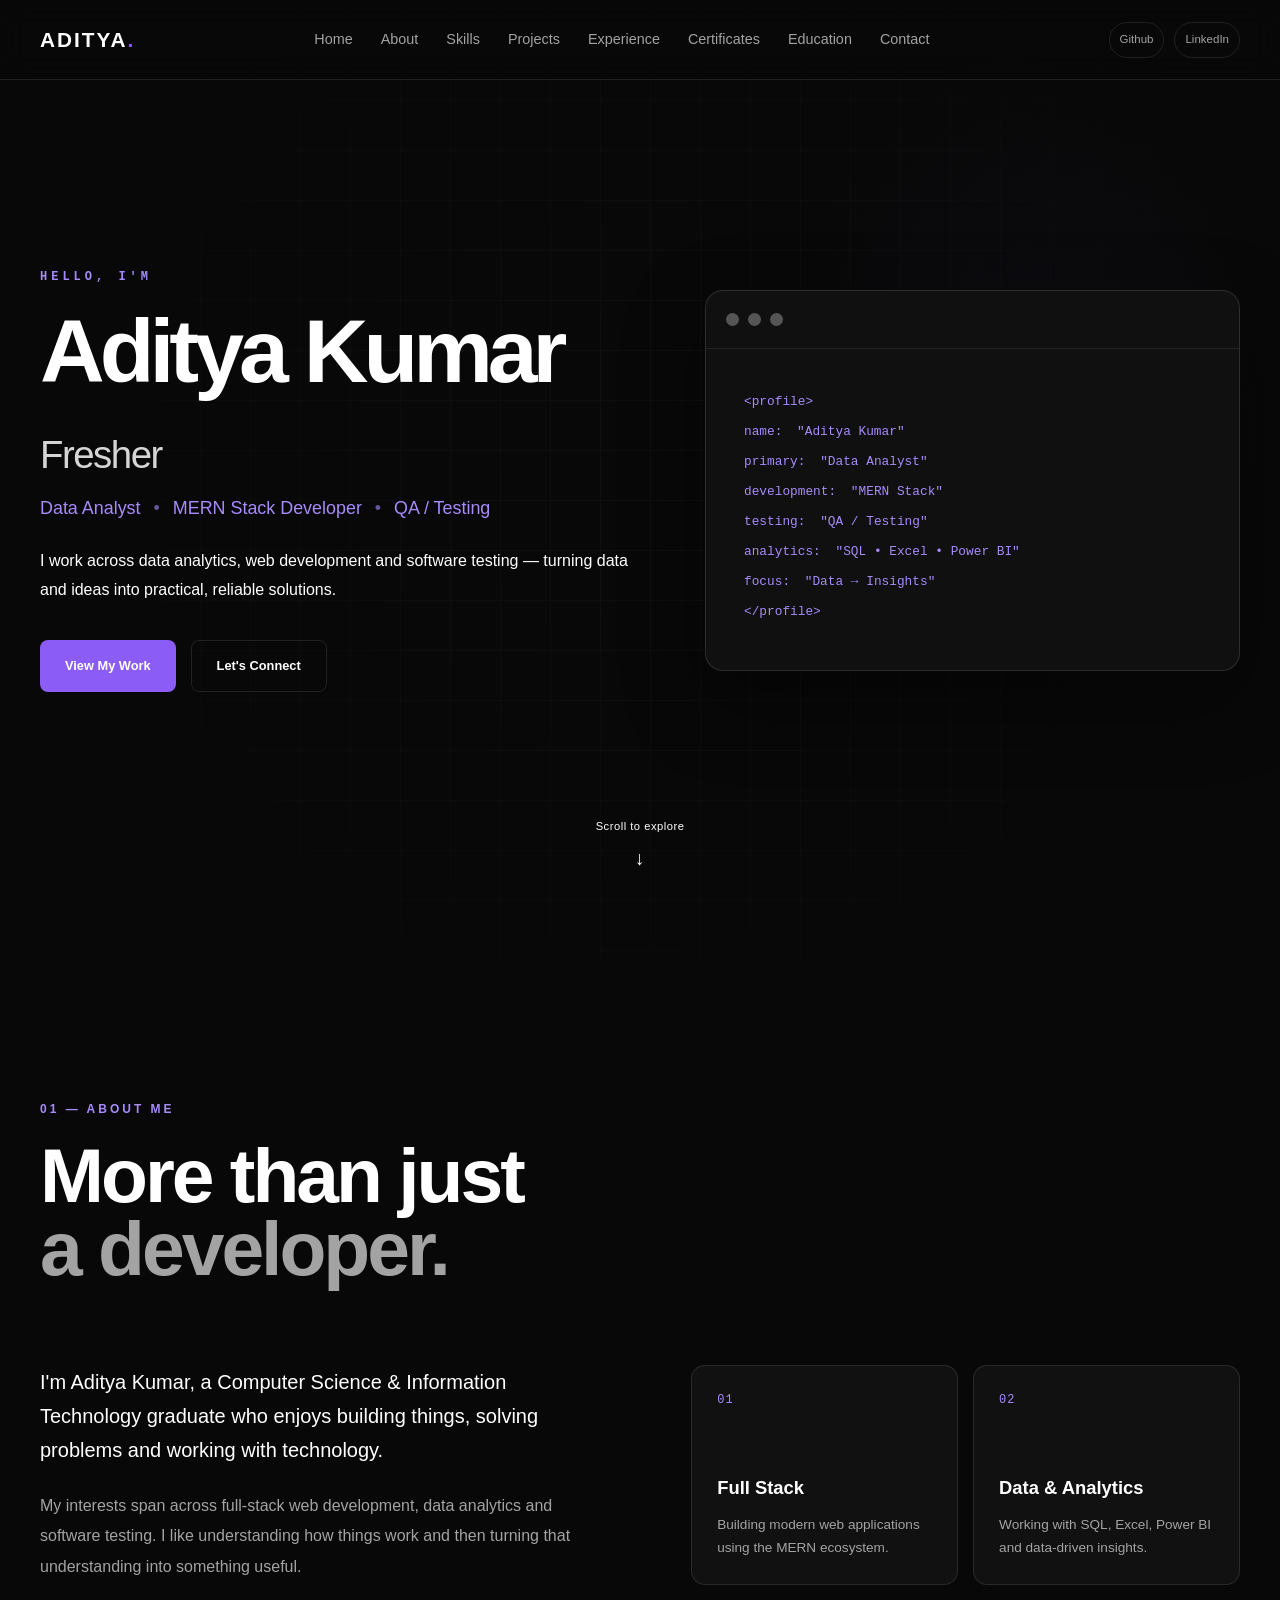
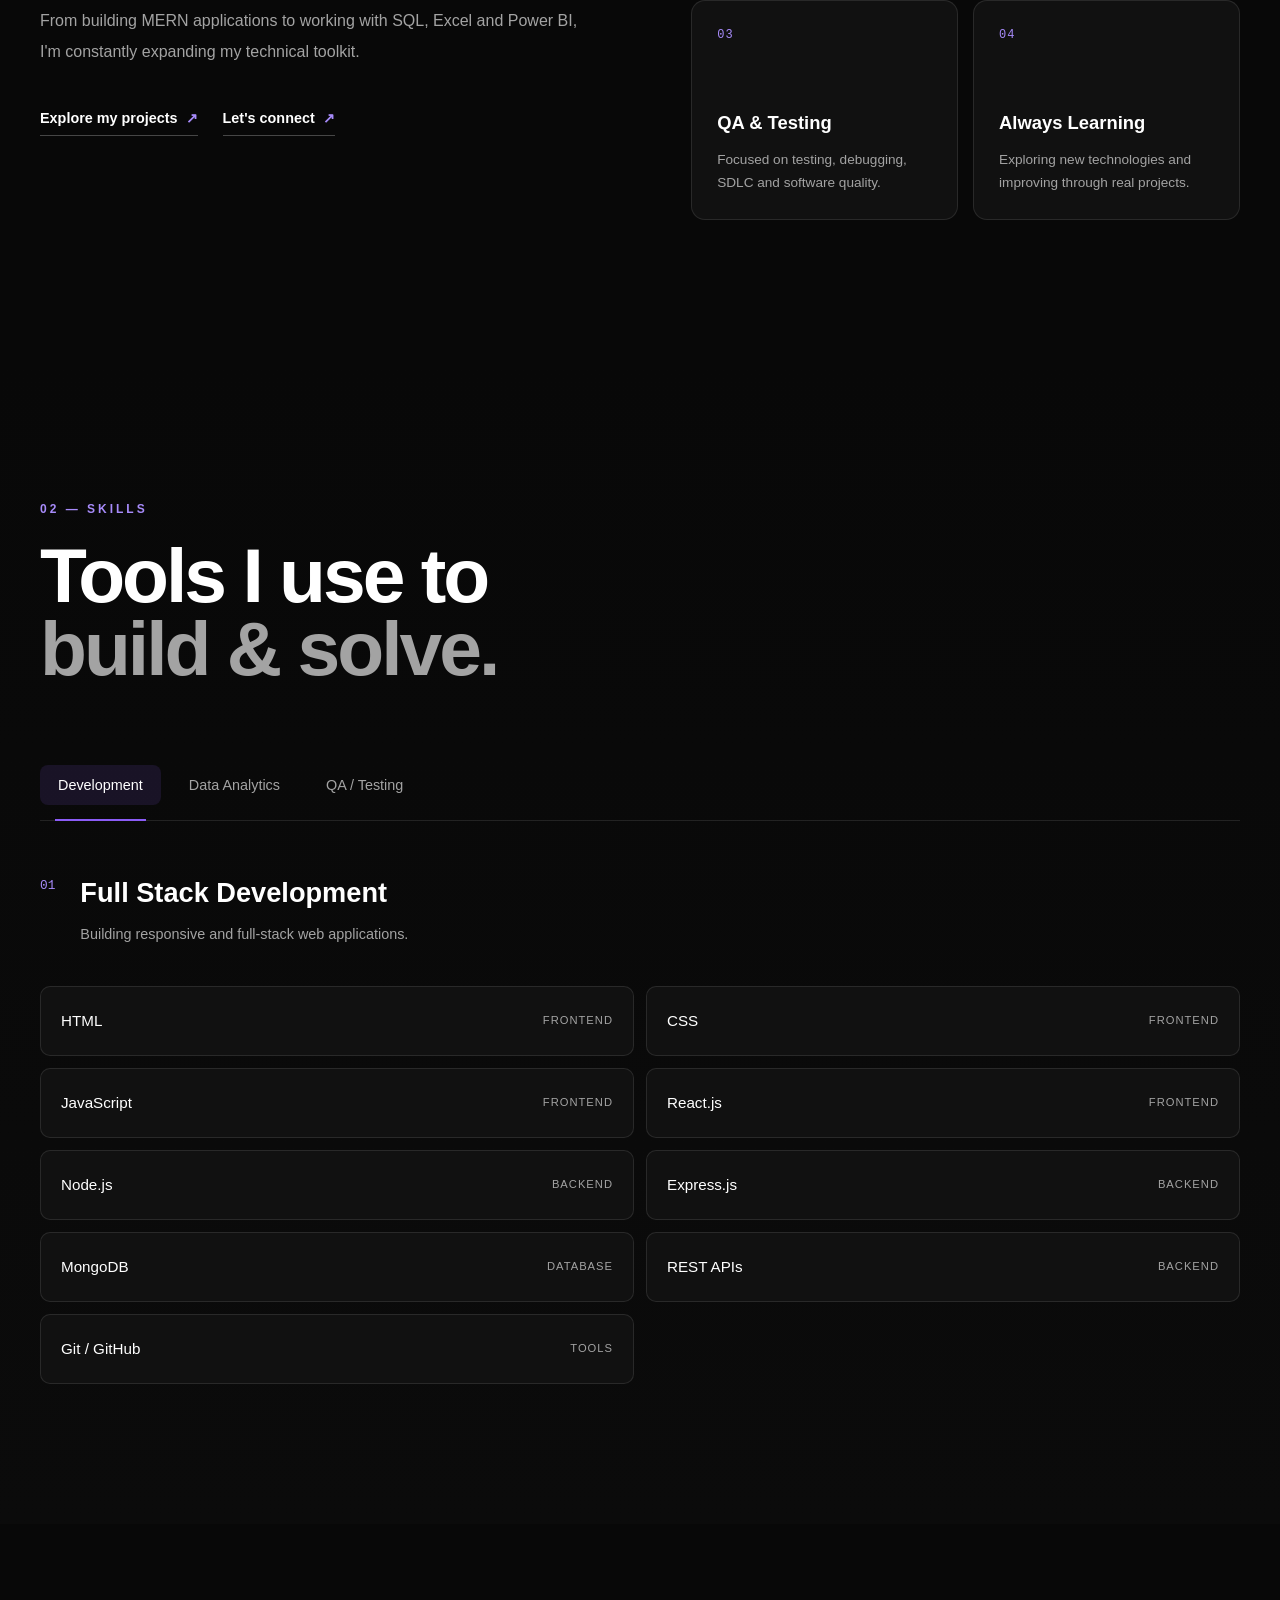
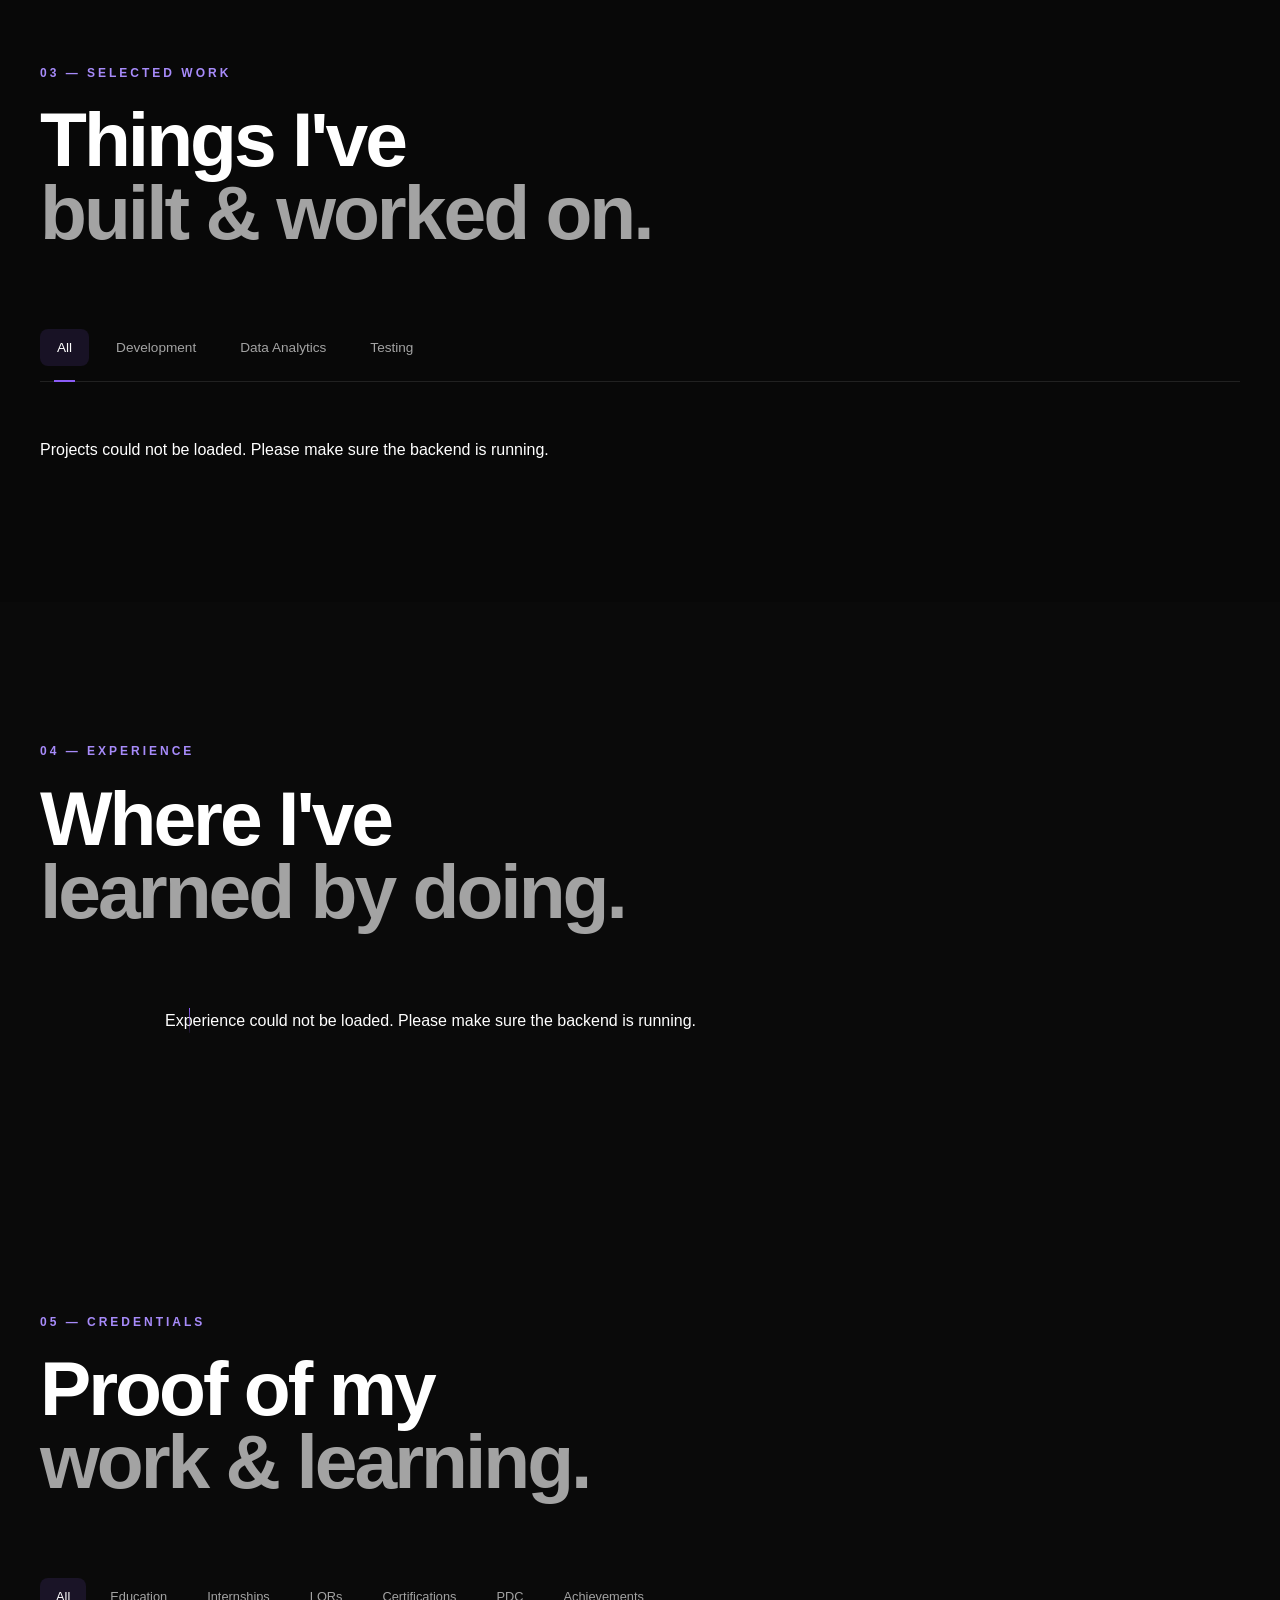
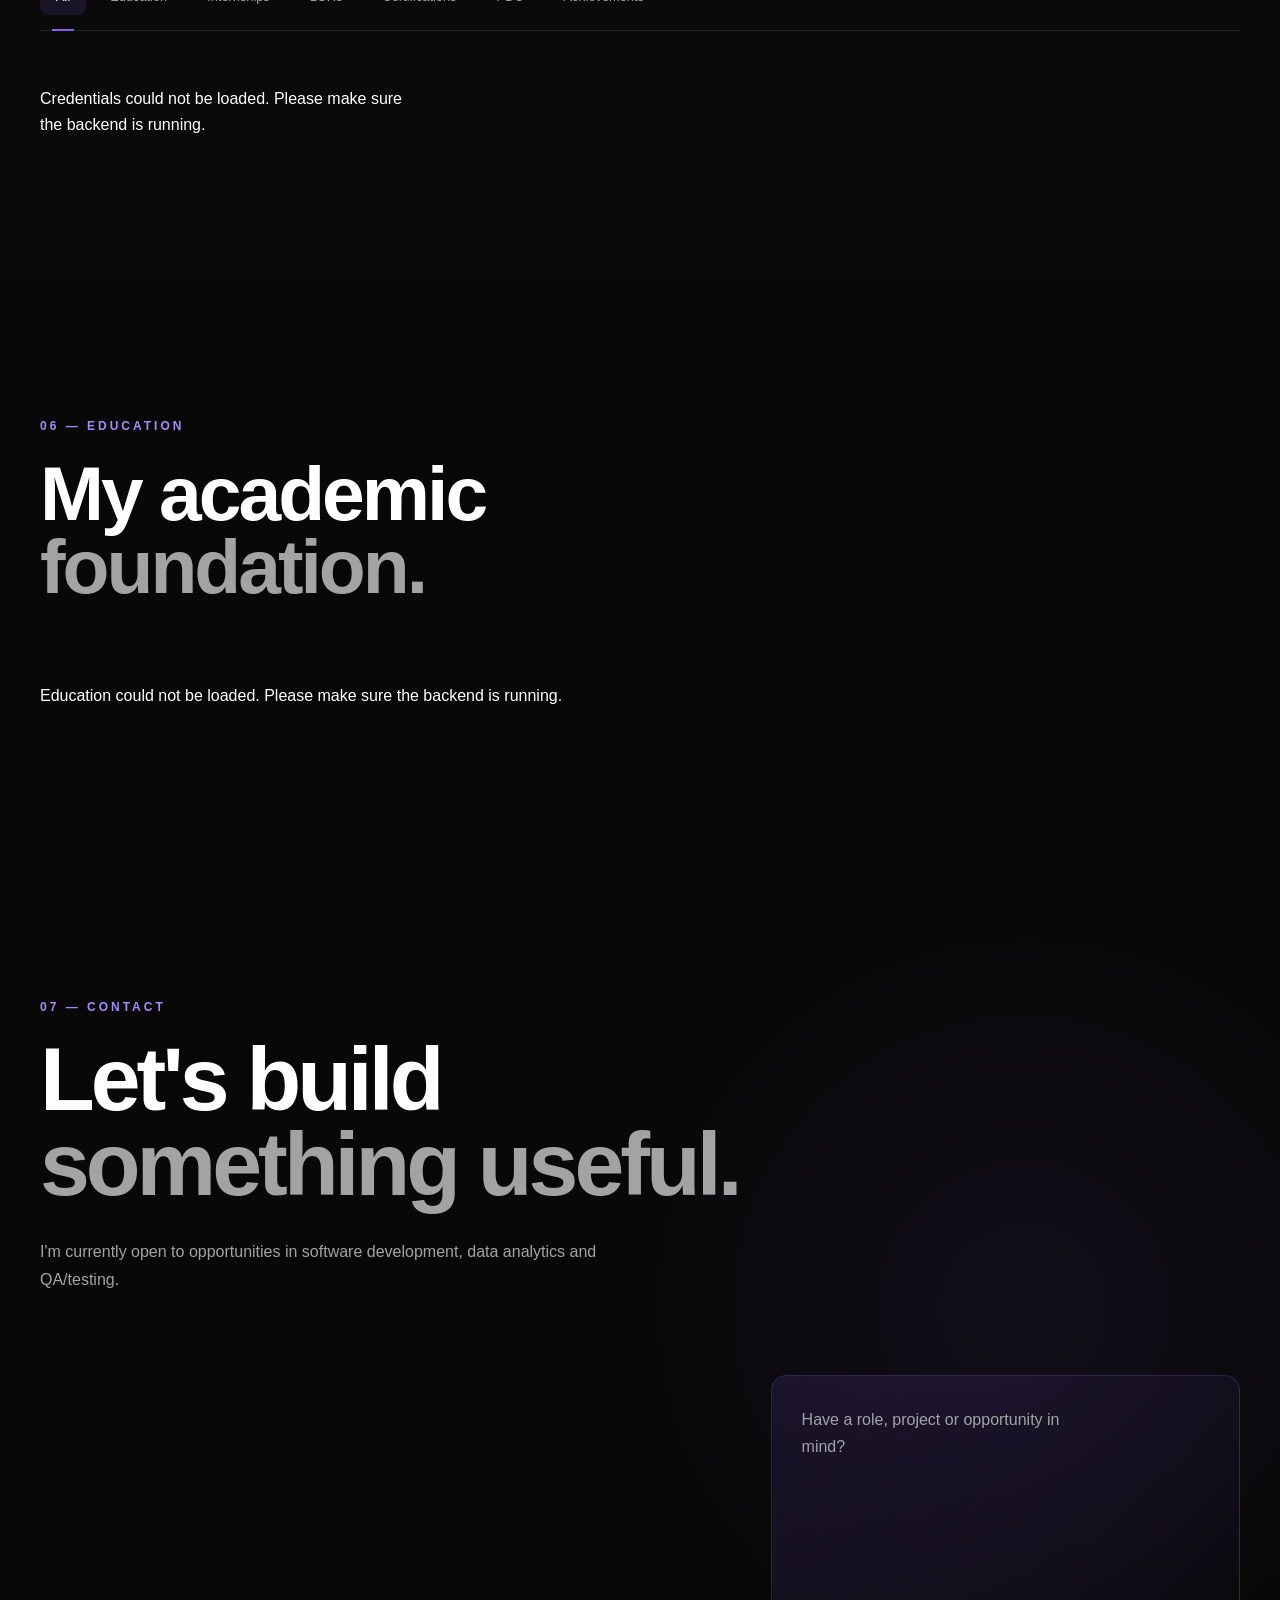
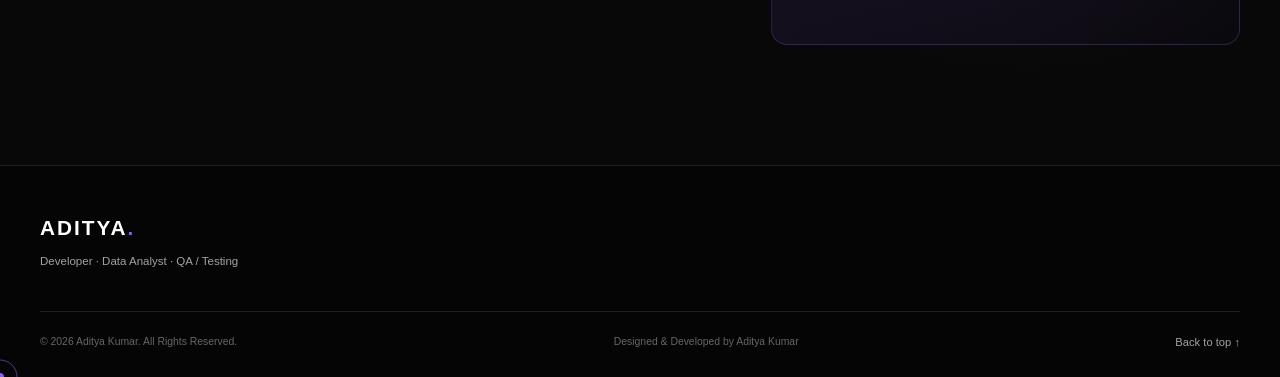
<file: index.html>
<!DOCTYPE html>
<html lang="en">
<head>
    <meta charset="UTF-8">

    <meta name="viewport" content="width=device-width, initial-scale=1.0">

    <title>Aditya Kumar | Developer • Data Analyst • QA</title>

    <link rel="stylesheet" href="style.css">
</head>

<body>

    <!-- ================= NAVBAR ================= -->

    <header class="navbar">
        <div class="container navbar-container">

            <a href="#home" class="logo">
                ADITYA<span>.</span>
            </a>

            <nav class="nav-menu">
                <a href="#home">Home</a>
                <a href="#about">About</a>
                <a href="#skills">Skills</a>
                <a href="#projects">Projects</a>
                <a href="#experience">Experience</a>
                <a href="#certificates">Certificates</a>
                <a href="#education">
    Education
</a>
                <a href="#contact">Contact</a>
            </nav>

            <div class="social-links">
                <a href="#" data-social="github" aria-label="GitHub">Github</a>
                <a href="#" data-social="linkedin" aria-label="LinkedIn">LinkedIn</a>
            </div>

        </div>
    </header>


    <!-- ================= HERO ================= -->

        <section id="home" class="hero">

            <div class="container hero-container">

                <!-- ================= LEFT CONTENT ================= -->

                <div class="hero-content">

                    <p class="hero-small-text">
                        HELLO, I'M
                    </p>

                    <h1 id="profileName">
                        Aditya Kumar
                    </h1>

                    <h2 id="profileHeadline">
                        Fresher
                    </h2>

                    <p class="hero-role-line">
                       Data Analyst <span>•</span> MERN Stack Developer <span>•</span> QA / Testing
                    </p>

                    <p class="hero-description" id="profileSummary">
                        I work across data analytics, web development and
                        software testing — turning data and ideas into
                        practical, reliable solutions.
                    </p>

                    <div class="hero-buttons">

                        <a
                            href="#projects"
                            class="hero-button hero-button-primary">
                            View My Work
                        </a>

                        <a
                            href="#contact"
                            class="hero-button hero-button-secondary">
                            Let's Connect
                        </a>

                    </div>

                </div>


                <!-- ================= RIGHT CODE WINDOW ================= -->

                <div class="hero-visual">

                    <div class="code-window">

                        <div class="code-window-top">
                            <span></span>
                            <span></span>
                            <span></span>
                        </div>

                        <div class="code-content">

                            <div class="code-line">
                                <span class="code-tag">
                                    &lt;profile&gt;
                                </span>
                            </div>

                            <div class="code-line">
                                <span class="code-key">
                                    name:
                                </span>
                                <span class="code-value">
                                    "Aditya Kumar"
                                </span>
                            </div>

                            <div class="code-line">
                                <span class="code-key">
                                    primary:
                                </span>
                                <span class="code-value">
                                    "Data Analyst"
                                </span>
                            </div>

                            <div class="code-line">
                                <span class="code-key">
                                    development:
                                </span>
                                <span class="code-value">
                                    "MERN Stack"
                                </span>
                            </div>

                            <div class="code-line">
                                <span class="code-key">
                                    testing:
                                </span>
                                <span class="code-value">
                                    "QA / Testing"
                                </span>
                            </div>

                            <div class="code-line">
                                <span class="code-key">
                                    analytics:
                                </span>
                                <span class="code-value">
                                    "SQL • Excel • Power BI"
                                </span>
                            </div>

                            <div class="code-line">
                                <span class="code-key">
                                    focus:
                                </span>
                                <span class="code-value">
                                    "Data → Insights"
                                </span>
                            </div>

                            <div class="code-line">
                                <span class="code-tag">
                                    &lt;/profile&gt;
                                </span>
                            </div>

                        </div>

                    </div>

                </div>


                <!-- ================= SCROLL ================= -->

                <a
                    href="#about"
                    class="scroll-indicator">

                    <span>
                        Scroll to explore
                    </span>

                    <span class="scroll-arrow">
                        ↓
                    </span>

                </a>

            </div>

        </section>


        <section id="about" class="about-section">

    <div class="container">

        <div class="section-heading">

            <p class="section-label">
                01 — ABOUT ME
            </p>

            <h2>
                More than just<br>
                <span>a developer.</span>
            </h2>

        </div>


        <div class="about-grid">

            <!-- LEFT SIDE -->

            <div class="about-text">

                <p class="about-intro">
                    I'm Aditya Kumar, a Computer Science &
                    Information Technology graduate who enjoys
                    building things, solving problems and
                    working with technology.
                </p>

                <p>
                    My interests span across full-stack web
                    development, data analytics and software
                    testing. I like understanding how things
                    work and then turning that understanding
                    into something useful.
                </p>

                <p>
                    From building MERN applications to working
                    with SQL, Excel and Power BI, I'm constantly
                    expanding my technical toolkit.
                </p>


                <div class="about-links">

                    <a href="#projects" class="text-link">
                        Explore my projects
                        <span>↗</span>
                    </a>

                    <a href="#contact" class="text-link">
                        Let's connect
                        <span>↗</span>
                    </a>

                </div>

            </div>


            <!-- RIGHT SIDE -->

            <div class="about-cards">

                <div class="about-card">

                    <div class="about-card-number">
                        01
                    </div>

                    <div>
                        <h3>
                            Full Stack
                        </h3>

                        <p>
                            Building modern web applications
                            using the MERN ecosystem.
                        </p>
                    </div>

                </div>


                <div class="about-card">

                    <div class="about-card-number">
                        02
                    </div>

                    <div>
                        <h3>
                            Data & Analytics
                        </h3>

                        <p>
                            Working with SQL, Excel, Power BI
                            and data-driven insights.
                        </p>
                    </div>

                </div>


                <div class="about-card">

                    <div class="about-card-number">
                        03
                    </div>

                    <div>
                        <h3>
                            QA & Testing
                        </h3>

                        <p>
                            Focused on testing, debugging,
                            SDLC and software quality.
                        </p>
                    </div>

                </div>


                <div class="about-card">

                    <div class="about-card-number">
                        04
                    </div>

                    <div>
                        <h3>
                            Always Learning
                        </h3>

                        <p>
                            Exploring new technologies and
                            improving through real projects.
                        </p>
                    </div>

                </div>

            </div>

        </div>

    </div>

</section>

<section id="skills" class="skills-section">

    <div class="container">

        <div class="section-heading">

            <p class="section-label">
                02 — SKILLS
            </p>

            <h2>
                Tools I use to<br>
                <span>build & solve.</span>
            </h2>

        </div>


        <!-- SKILL TABS -->

        <div class="skills-tabs">

            <button
                class="skill-tab active"
                data-category="development">
                Development
            </button>

            <button
                class="skill-tab"
                data-category="data">
                Data Analytics
            </button>

            <button
                class="skill-tab"
                data-category="testing">
                QA / Testing
            </button>

        </div>


        <!-- SKILL CONTENT -->

        <div class="skills-content">


            <!-- DEVELOPMENT -->

            <div
                class="skill-panel active"
                data-panel="development">

                <div class="skill-panel-header">

                    <span class="skill-number">
                        01
                    </span>

                    <div>
                        <h3>
                            Full Stack Development
                        </h3>

                        <p>
                            Building responsive and full-stack
                            web applications.
                        </p>
                    </div>

                </div>


                <div class="skill-list">

                    <div class="skill-item">
                        <span>HTML</span>
                        <span class="skill-level">
                            Frontend
                        </span>
                    </div>

                    <div class="skill-item">
                        <span>CSS</span>
                        <span class="skill-level">
                            Frontend
                        </span>
                    </div>

                    <div class="skill-item">
                        <span>JavaScript</span>
                        <span class="skill-level">
                            Frontend
                        </span>
                    </div>

                    <div class="skill-item">
                        <span>React.js</span>
                        <span class="skill-level">
                            Frontend
                        </span>
                    </div>

                    <div class="skill-item">
                        <span>Node.js</span>
                        <span class="skill-level">
                            Backend
                        </span>
                    </div>

                    <div class="skill-item">
                        <span>Express.js</span>
                        <span class="skill-level">
                            Backend
                        </span>
                    </div>

                    <div class="skill-item">
                        <span>MongoDB</span>
                        <span class="skill-level">
                            Database
                        </span>
                    </div>

                    <div class="skill-item">
                        <span>REST APIs</span>
                        <span class="skill-level">
                            Backend
                        </span>
                    </div>

                    <div class="skill-item">
                        <span>Git / GitHub</span>
                        <span class="skill-level">
                            Tools
                        </span>
                    </div>

                </div>

            </div>


            <!-- DATA ANALYTICS -->

            <div
                class="skill-panel"
                data-panel="data">

                <div class="skill-panel-header">

                    <span class="skill-number">
                        02
                    </span>

                    <div>
                        <h3>
                            Data & Analytics
                        </h3>

                        <p>
                            Working with data, reporting,
                            dashboards and insights.
                        </p>
                    </div>

                </div>


                <div class="skill-list">

                    <div class="skill-item">
                        <span>Excel</span>
                        <span class="skill-level">
                            Analytics
                        </span>
                    </div>

                    <div class="skill-item">
                        <span>SQL</span>
                        <span class="skill-level">
                            Database
                        </span>
                    </div>

                    <div class="skill-item">
                        <span>Power BI</span>
                        <span class="skill-level">
                            Visualization
                        </span>
                    </div>

                    <div class="skill-item">
                        <span>Python</span>
                        <span class="skill-level">
                            Analytics
                        </span>
                    </div>

                    <div class="skill-item">
                        <span>Data Cleaning</span>
                        <span class="skill-level">
                            Analytics
                        </span>
                    </div>

                    <div class="skill-item">
                        <span>Data Handling</span>
                        <span class="skill-level">
                            Analytics
                        </span>
                    </div>

                    <div class="skill-item">
                        <span>Reporting</span>
                        <span class="skill-level">
                            MIS
                        </span>
                    </div>

                </div>

            </div>


            <!-- TESTING -->

            <div
                class="skill-panel"
                data-panel="testing">

                <div class="skill-panel-header">

                    <span class="skill-number">
                        03
                    </span>

                    <div>
                        <h3>
                            QA & Software Testing
                        </h3>

                        <p>
                            Ensuring software quality through
                            structured testing and debugging.
                        </p>
                    </div>

                </div>


                <div class="skill-list">

                    <div class="skill-item">
                        <span>Manual Testing</span>
                        <span class="skill-level">
                            Testing
                        </span>
                    </div>

                    <div class="skill-item">
                        <span>Functional Testing</span>
                        <span class="skill-level">
                            Testing
                        </span>
                    </div>

                    <div class="skill-item">
                        <span>SDLC</span>
                        <span class="skill-level">
                            Process
                        </span>
                    </div>

                    <div class="skill-item">
                        <span>STLC</span>
                        <span class="skill-level">
                            Process
                        </span>
                    </div>

                    <div class="skill-item">
                        <span>Test Case Writing</span>
                        <span class="skill-level">
                            Testing
                        </span>
                    </div>

                    <div class="skill-item">
                        <span>Debugging</span>
                        <span class="skill-level">
                            QA
                        </span>
                    </div>

                    <div class="skill-item">
                        <span>API Integration</span>
                        <span class="skill-level">
                            Testing
                        </span>
                    </div>

                </div>

            </div>

        </div>

    </div>

</section>
       <section id="projects" class="projects-section">

    <div class="container">

        <div class="section-heading">

            <p class="section-label">
                03 — SELECTED WORK
            </p>

            <h2>
                Things I've<br>
                <span>built & worked on.</span>
            </h2>

        </div>


        <!-- PROJECT FILTERS -->

        <div class="project-filters">

            <button
                class="project-filter active"
                data-filter="all">
                All
            </button>

            <button
                class="project-filter"
                data-filter="development">
                Development
            </button>

            <button
                class="project-filter"
                data-filter="data">
                Data Analytics
            </button>

            <button
                class="project-filter"
                data-filter="testing">
                Testing
            </button>

        </div>


        <!-- PROJECTS ARE LOADED FROM MONGODB -->

        <div
            id="projectsContainer"
            class="projects-grid">

            <div class="projects-loading">
                Loading projects...
            </div>

        </div>

    </div>

</section>


<section id="experience" class="experience-section">
    <div class="container">
        <div class="section-heading">
            <p class="section-label">04 — EXPERIENCE</p>
            <h2>Where I've<br><span>learned by doing.</span></h2>
        </div>

        <div class="experience-timeline" id="experienceContainer">
            <div class="projects-loading">Loading experience...</div>
        </div>
    </div>
</section>

<section id="certificates" class="certificates-section">
    <div class="container">
        <div class="section-heading">
            <p class="section-label">05 — CREDENTIALS</p>
            <h2>Proof of my<br><span>work & learning.</span></h2>
        </div>

        <div class="certificate-filters">
            <button class="certificate-filter active" data-filter="all">All</button>
            <button class="certificate-filter" data-filter="degree">Education</button>
            <button class="certificate-filter" data-filter="internship">Internships</button>
            <button class="certificate-filter" data-filter="lor">LORs</button>
            <button class="certificate-filter" data-filter="certificate">Certifications</button>
            <button class="certificate-filter" data-filter="pdc">PDC</button>
            <button class="certificate-filter" data-filter="achievement">Achievements</button>
        </div>

        <div class="certificates-grid" id="credentialsContainer">
            <div class="projects-loading">Loading credentials...</div>
        </div>
    </div>
</section>

<!-- =====================================================
     EDUCATION
===================================================== -->

<section id="education" class="education-section">

    <div class="container">

        <div class="section-heading">
            <p class="section-label">06 — EDUCATION</p>
            <h2>My academic<br><span>foundation.</span></h2>
        </div>

        <div
            class="education-layout"
            id="educationContainer">

            <div class="projects-loading">
                Loading education...
            </div>

        </div>

    </div>

</section>

<!-- =====================================================
     CONTACT
===================================================== -->

<section id="contact" class="contact-section">

    <div class="container">

        <div class="contact-heading">

            <p class="section-label">
                07 — CONTACT
            </p>

            <h2>
                Let's build<br>
                <span>something useful.</span>
            </h2>

            <p class="contact-description">
                I'm currently open to opportunities in
                software development, data analytics and
                QA/testing.
            </p>

        </div>



        <!-- ================= PUBLIC SOCIAL LINKS ================= -->

        <div
            id="publicSocialSection"
            class="public-social-section"
            style="
                margin: 0 0 50px;
                padding: 30px;
                border: 1px solid rgba(255,255,255,.12);
                border-radius: 18px;
                background: rgba(255,255,255,.025);
            ">

            <div style="margin-bottom:22px;">

                <p class="section-label" style="margin-bottom:10px;">
                    CONNECT
                </p>

                <h3 style="
                    margin:0;
                    font-size:clamp(28px,4vw,44px);
                ">
                    Find me online.
                </h3>

            </div>


            <div
                id="publicSocialLinks"
                style="
                    display:flex;
                    flex-wrap:wrap;
                    gap:12px;
                ">

                <!-- Buttons are created from Admin → Social Links -->

            </div>

        </div>

        <div class="contact-grid">


            <!-- LEFT -->

            <div class="contact-info">

                <a
                    href="#"
                    data-contact="email"
                    class="contact-item">

                    <div class="contact-icon">
                        @
                    </div>

                    <div>

                        <span>
                            EMAIL
                        </span>

                        <strong id="contactEmailText">
                            
                        </strong>

                    </div>

                    <b>↗</b>

                </a>


                <a
                    href="#"
                    data-contact="phone"
                    class="contact-item">

                    <div class="contact-icon">
                        #
                    </div>

                    <div>

                        <span>
                            PHONE
                        </span>

                        <strong id="contactPhoneText">
                            
                        </strong>

                    </div>

                    <b>↗</b>

                </a>


                <div class="contact-item contact-location">

                    <div class="contact-icon">
                        /
                    </div>

                    <div>

                        <span>
                            LOCATION
                        </span>

                        <strong id="contactLocationText"></strong>

                    </div>

                </div>

            </div>


            <!-- RIGHT -->

            <div class="contact-cta">

                <p>
                    Have a role, project or opportunity
                    in mind?
                </p>

                <a
                    href="#"
                    data-contact="email"
                    class="contact-email-button">

                    Get in touch

                    <span>
                        ↗
                    </span>

                </a>

            </div>

        </div>

    </div>

</section>


<!-- =====================================================
     FOOTER
===================================================== -->

<footer class="footer">

    <div class="container">

        <div class="footer-top">


            <!-- BRAND -->

            <div class="footer-brand">

                <a
                    href="#home"
                    class="footer-logo">
                    ADITYA<span>.</span>
                </a>

                <p>
                    Developer · Data Analyst ·
                    QA / Testing
                </p>

            </div>


            
                



             
            
                
                


        </div>


        <div class="footer-bottom">

            <p id="footerCredit">
                © 2026 Aditya Kumar. All Rights Reserved.
            </p>

            <p id="developerCredit">
                Designed &amp; Developed by Aditya Kumar
            </p>

            <a href="#home">
                Back to top ↑
            </a>

        </div>

    </div>

</footer>
    </main>


    <!-- ================= JAVASCRIPT ================= -->

    
<script>
/* =====================================================
   SKILL TABS
===================================================== */

document.addEventListener("DOMContentLoaded", function () {

    const skillTabs =
        document.querySelectorAll(".skill-tab");

    const skillPanels =
        document.querySelectorAll(".skill-panel");

    if (!skillTabs.length || !skillPanels.length) {
        return;
    }

    skillTabs.forEach(function (tab) {

        tab.addEventListener("click", function () {

            const category =
                tab.getAttribute("data-category");

            skillTabs.forEach(function (item) {
                item.classList.remove("active");
            });

            skillPanels.forEach(function (panel) {
                panel.classList.remove("active");
            });

            tab.classList.add("active");

            const targetPanel =
                document.querySelector(
                    '.skill-panel[data-panel="' + category + '"]'
                );

            if (targetPanel) {
                targetPanel.classList.add("active");
            }

        });

    });

});
</script>

    <script src="script.js"></script>

<script>
/* =====================================================
   DYNAMIC PROJECTS — LOADED FROM ADMIN PANEL
===================================================== */

(function () {

    const API_URL = "https://aditya-portfolio-backend-jsib.onrender.com/api/projects";

    const container = document.getElementById("projectsContainer");
    const filterButtons = document.querySelectorAll(".project-filter");

    if (!container) return;

    let allProjects = [];


    function escapeHTML(value) {

        return String(value || "")
            .replace(/&/g, "&amp;")
            .replace(/</g, "&lt;")
            .replace(/>/g, "&gt;")
            .replace(/"/g, "&quot;")
            .replace(/'/g, "&#039;");

    }


    function escapeURL(value) {
        return escapeHTML(value);
    }


    function categoryLabel(category) {

        if (category === "data") return "DATA ANALYTICS";
        if (category === "testing") return "QA / TESTING";
        return "DEVELOPMENT";

    }


    function renderProjects(filter = "all") {

        const projects = filter === "all"
            ? allProjects
            : allProjects.filter(
                project => project.category === filter
            );


        if (!projects.length) {

            container.innerHTML = `
                <div class="projects-loading">
                    No projects found in this category.
                </div>
            `;

            return;

        }


        container.innerHTML = projects.map(
            (project, index) => {

                const category =
                    project.category || "development";

                const label = categoryLabel(category);

                const number = String(
                    project.order || index + 1
                ).padStart(2, "0");

                const tech =
                    (project.techStack || [])
                        .map(item => `
                            <span>
                                ${escapeHTML(item)}
                            </span>
                        `)
                        .join("");

                const liveLink = project.liveUrl
                    ? `
                        <a
                            href="${escapeURL(project.liveUrl)}"
                            target="_blank"
                            rel="noopener noreferrer"
                            class="project-link">
                            Live Demo ↗
                        </a>
                    `
                    : "";

                const githubLink = project.githubUrl
                    ? `
                        <a
                            href="${escapeURL(project.githubUrl)}"
                            target="_blank"
                            rel="noopener noreferrer"
                            class="project-link">
                            GitHub ↗
                        </a>
                    `
                    : "";

                const image = project.imageUrl
                    ? `
                        <img
                            src="${escapeURL(project.imageUrl)}"
                            alt="${escapeHTML(project.title)}"
                            loading="lazy">
                    `
                    : `
                        <div class="project-placeholder">
                            <span>${label}</span>
                            <strong>PROJECT</strong>
                        </div>
                    `;

                return `
                    <article
                        class="project-card"
                        data-category="${escapeHTML(category)}">

                        <div class="project-image">

                            <div class="project-number">
                                ${number}
                            </div>

                            ${image}

                            <div class="project-overlay">
                                <span>
                                    View Project ↗
                                </span>
                            </div>

                        </div>


                        <div class="project-content">

                            <div class="project-meta">
                                <span>${label}</span>
                                <span>${number}</span>
                            </div>

                            <h3>
                                ${escapeHTML(project.title)}
                            </h3>

                            <p>
                                ${escapeHTML(project.description)}
                            </p>

                            <div class="project-tech">
                                ${tech}
                            </div>

                            <div class="project-links">
                                ${liveLink}
                                ${githubLink}
                            </div>

                        </div>

                    </article>
                `;

            }
        ).join("");

    }


    async function loadProjects() {

        try {

            const response = await fetch(API_URL);

            if (!response.ok) {
                throw new Error("Could not load projects.");
            }

            allProjects = await response.json();

            renderProjects("all");

        } catch (error) {

            console.error("Project loading error:", error);

            container.innerHTML = `
                <div class="projects-loading">
                    Projects could not be loaded.\n                    Please make sure the backend is running.
                </div>
            `;

        }

    }


    filterButtons.forEach(button => {

        button.addEventListener("click", function () {

            filterButtons.forEach(item =>
                item.classList.remove("active")
            );

            this.classList.add("active");

            renderProjects(
                this.dataset.filter || "all"
            );

        });

    });


    loadProjects();

})();
</script>


<script>
/* =====================================================
   DYNAMIC EXPERIENCE + CREDENTIALS
===================================================== */

(function () {

    const EXPERIENCE_API = "https://aditya-portfolio-backend-jsib.onrender.com/api/experience";
    const CREDENTIALS_API = "https://aditya-portfolio-backend-jsib.onrender.com/api/credentials";
    const EDUCATION_API = "https://aditya-portfolio-backend-jsib.onrender.com/api/education";

    const experienceContainer =
        document.getElementById("experienceContainer");

    const credentialsContainer =
        document.getElementById("credentialsContainer");

    const educationContainer =
        document.getElementById("educationContainer");

    const credentialFilters =
        document.querySelectorAll(".certificate-filter");

    function escapeHTML(value) {
        return String(value || "")
            .replace(/&/g, "&amp;")
            .replace(/</g, "&lt;")
            .replace(/>/g, "&gt;")
            .replace(/"/g, "&quot;")
            .replace(/'/g, "&#039;");
    }

    function safeURL(value) {
        return escapeHTML(value);
    }

    function typeLabel(type) {
        const labels = {
            internship: "INTERNSHIP",
            experience: "WORK EXPERIENCE",
            training: "TRAINING",
            freelance: "FREELANCE"
        };
        return labels[type] || "EXPERIENCE";
    }

    function credentialLabel(type) {
        const labels = {
            certificate: "CERTIFICATION",
            internship: "INTERNSHIP",
            lor: "RECOMMENDATION",
            degree: "EDUCATION",
            pdc: "PDC",
            achievement: "ACHIEVEMENT",
            course: "COURSE",
            other: "CREDENTIAL"
        };
        return labels[type] || "CREDENTIAL";
    }

    function renderExperience(items) {

        if (!items.length) {
            experienceContainer.innerHTML = `
                <div class="projects-loading">
                    No experience added yet.
                </div>
            `;
            return;
        }

        experienceContainer.innerHTML = items.map((item, index) => {

            const number =
                String(index + 1).padStart(2, "0");

            const tech =
                (item.technologies || [])
                    .map(skill => `
                        <span>${escapeHTML(skill)}</span>
                    `)
                    .join("");

            const dates =
                item.current
                    ? `${escapeHTML(item.startDate)} — Present`
                    : `${escapeHTML(item.startDate)}${item.endDate ? " — " + escapeHTML(item.endDate) : ""}`;

            const certificate =
                item.certificateUrl
                    ? `
                        <a
                            href="${safeURL(item.certificateUrl)}"
                            target="_blank"
                            rel="noopener noreferrer"
                            class="document-link">
                            Certificate ↗
                        </a>
                    `
                    : "";

            const lor =
                item.lorUrl
                    ? `
                        <a
                            href="${safeURL(item.lorUrl)}"
                            target="_blank"
                            rel="noopener noreferrer"
                            class="document-link">
                            LOR ↗
                        </a>
                    `
                    : "";

            const documents =
                certificate || lor
                    ? `
                        <div class="certificate-footer">
                            <span>DOCUMENTS</span>
                            <div>
                                ${certificate}
                                ${lor}
                            </div>
                        </div>
                    `
                    : "";

            return `
                <div class="experience-item">

                    <div class="experience-marker">
                        <span>${number}</span>
                    </div>

                    <div class="experience-content">

                        <div class="experience-top">

                            <div>
                                <p class="experience-type">
                                    ${typeLabel(item.type)}
                                </p>

                                <h3>
                                    ${escapeHTML(item.role)}
                                </h3>

                                <h4>
                                    ${escapeHTML(item.company)}
                                </h4>
                            </div>

                            <span class="experience-date">
                                ${dates}
                            </span>

                        </div>

                        <p class="experience-description">
                            ${escapeHTML(item.description)}
                        </p>

                        ${
                            tech
                                ? `<div class="experience-skills">${tech}</div>`
                                : ""
                        }

                        ${documents}

                    </div>

                </div>
            `;

        }).join("");
    }

    function renderCredentials(items, filter = "all") {

        const filtered =
            filter === "all"
                ? items
                : items.filter(item => item.type === filter);

        if (!filtered.length) {
            credentialsContainer.innerHTML = `
                <div class="projects-loading">
                    No credentials found in this category.
                </div>
            `;
            return;
        }

        credentialsContainer.innerHTML =
            filtered.map(item => {

                const preview =
                    item.imageUrl
                        ? `
                            <img
                                src="${safeURL(item.imageUrl)}"
                                alt="${escapeHTML(item.title)}"
                                loading="lazy">
                        `
                        : `
                            <div class="document-icon">
                                ${escapeHTML(
                                    credentialLabel(item.type)
                                )}
                            </div>
                        `;

                const documentLink =
                    item.documentUrl
                        ? `
                            <a
                                href="${safeURL(item.documentUrl)}"
                                target="_blank"
                                rel="noopener noreferrer"
                                class="document-link">
                                View ↗
                            </a>
                        `
                        : "";

                const lorLink =
                    item.lorUrl
                        ? `
                            <a
                                href="${safeURL(item.lorUrl)}"
                                target="_blank"
                                rel="noopener noreferrer"
                                class="document-link">
                                LOR ↗
                            </a>
                        `
                        : "";

                return `
                    <article
                        class="certificate-card"
                        data-category="${escapeHTML(item.type)}">

                        <div class="certificate-preview">

                            ${preview}

                            <span class="document-type">
                                ${escapeHTML(
                                    credentialLabel(item.type)
                                )}
                            </span>

                        </div>

                        <div class="certificate-info">

                            <h3>
                                ${escapeHTML(item.title)}
                            </h3>

                            <p>
                                ${escapeHTML(item.organization)}
                            </p>

                            <div class="certificate-footer">

                                <span>
                                    ${escapeHTML(item.date || "Credential")}
                                </span>

                                <div>
                                    ${documentLink}
                                    ${lorLink}
                                </div>

                            </div>

                        </div>

                    </article>
                `;

            }).join("");
    }

    async function loadExperience() {

        try {

            const response =
                await fetch(EXPERIENCE_API);

            if (!response.ok) {
                throw new Error("Could not load experience.");
            }

            const data =
                await response.json();

            renderExperience(data);

        } catch (error) {

            console.error(
                "Experience loading error:",
                error
            );

            experienceContainer.innerHTML = `
                <div class="projects-loading">
                    Experience could not be loaded.
                    Please make sure the backend is running.
                </div>
            `;
        }
    }

    let allCredentials = [];

    async function loadCredentials() {

        try {

            const response =
                await fetch(CREDENTIALS_API);

            if (!response.ok) {
                throw new Error("Could not load credentials.");
            }

            allCredentials =
                await response.json();

            renderCredentials(
                allCredentials,
                "all"
            );

        } catch (error) {

            console.error(
                "Credentials loading error:",
                error
            );

            credentialsContainer.innerHTML = `
                <div class="projects-loading">
                    Credentials could not be loaded.
                    Please make sure the backend is running.
                </div>
            `;
        }
    }

    function renderEducation(items) {

        if (!items.length) {
            educationContainer.innerHTML = `
                <div class="projects-loading">
                    No education records added yet.
                </div>
            `;
            return;
        }

        const main = items[0];
        const side = items.slice(1);

        educationContainer.innerHTML = `
            <div class="education-main">
                <div class="education-card">
                    <div class="education-card-top">
                        <div class="education-badge">
                            ${escapeHTML(main.qualification || "Education")}
                        </div>
                        <span class="education-year">
                            ${escapeHTML(main.startYear || "")} — ${escapeHTML(main.endYear || "")}
                        </span>
                    </div>

                    <div class="education-info">
                        <p class="education-type">
                            ${escapeHTML(main.status || "ACADEMIC QUALIFICATION")}
                        </p>
                        <h3>
                            ${escapeHTML(main.qualification)}
                        </h3>
                        <h4>
                            ${escapeHTML(main.specialization || "")}
                        </h4>
                        <p class="education-college">
                            ${escapeHTML(main.institution)}${main.location ? ", " + escapeHTML(main.location) : ""}
                        </p>
                        ${main.description ? `<p class="education-description">${escapeHTML(main.description)}</p>` : ""}
                    </div>

                    <div class="education-bottom">
                        <div>
                            <span>UNIVERSITY / BOARD</span>
                            <strong>${escapeHTML(main.university || "—")}</strong>
                        </div>
                        <div>
                            <span>PERIOD</span>
                            <strong>${escapeHTML(main.startYear || "")} — ${escapeHTML(main.endYear || "")}</strong>
                        </div>
                        <div>
                            <span>STATUS</span>
                            <strong>${escapeHTML(main.status || "—")}</strong>
                        </div>
                    </div>

                    ${main.documentUrl ? `
                        <div class="education-document-link">
                            <a href="${safeURL(main.documentUrl)}" target="_blank" rel="noopener noreferrer" class="document-link">
                                View Academic Document ↗
                            </a>
                        </div>
                    ` : ""}
                </div>
            </div>

            <div class="education-side">
                ${side.length ? side.map((item, index) => `
                    <div class="education-mini-card">
                        <span class="mini-number">${String(index + 1).padStart(2, "0")}</span>
                        <div>
                            <h3>${escapeHTML(item.qualification)}</h3>
                            <p>${escapeHTML(item.specialization || item.institution)}</p>
                            <p>${escapeHTML(item.institution)}${item.endYear ? " • " + escapeHTML(item.endYear) : ""}</p>
                        </div>
                    </div>
                `).join("") : `
                    <div class="education-mini-card">
                        <span class="mini-number">01</span>
                        <div>
                            <h3>Academic Foundation</h3>
                            <p>Education details are managed from the admin panel.</p>
                        </div>
                    </div>
                `}

                <a href="#certificates" class="education-document-card">
                    <div>
                        <span>DOCUMENTS</span>
                        <h3>View Degree & Academic Documents</h3>
                    </div>
                    <strong>↗</strong>
                </a>
            </div>
        `;
    }

    async function loadEducation() {
        try {
            const response = await fetch(EDUCATION_API);
            if (!response.ok) throw new Error("Could not load education.");
            const data = await response.json();
            renderEducation(data);
        } catch (error) {
            console.error("Education loading error:", error);
            educationContainer.innerHTML = `
                <div class="projects-loading">
                    Education could not be loaded. Please make sure the backend is running.
                </div>
            `;
        }
    }

    credentialFilters.forEach(button => {

        button.addEventListener(
            "click",
            function () {

                credentialFilters.forEach(item =>
                    item.classList.remove("active")
                );

                this.classList.add("active");

                renderCredentials(
                    allCredentials,
                    this.dataset.filter || "all"
                );
            }
        );

    });

    loadExperience();
    loadCredentials();
    loadEducation();

})();
</script>


<script>
/* =====================================================
   PUBLIC PROFILE
   Source: Admin → About
===================================================== */

(function () {

    const PROFILE_API =
        "https://aditya-portfolio-backend-jsib.onrender.com/api/profile";


    async function loadPublicProfile() {

        try {

            const response =
                await fetch(PROFILE_API);


            if (!response.ok) {

                throw new Error(
                    "Could not load profile."
                );

            }


            const result =
                await response.json();


            /*
                Supports either:
                { ...profile }
                or
                { profile: { ...profile } }
            */

            const profile =
                result.profile || result;


            const location =
                String(
                    profile.location || ""
                ).trim();


            const locationElement =
                document.getElementById(
                    "contactLocationText"
                );


            if (locationElement) {

                locationElement.textContent =
                    location;


                /*
                    If Admin → About → Location
                    is empty, don't leave an
                    empty contact card visible.
                */

                const locationCard =
                    locationElement.closest(
                        ".contact-location"
                    );


                if (locationCard) {

                    locationCard.style.display =
                        location
                            ? ""
                            : "none";

                }

            }


            /*
                These fields are already present
                in the current portfolio. Keeping
                them connected here makes About
                updates work from one place.
            */

            const nameElement =
                document.getElementById(
                    "profileName"
                );

            if (
                nameElement &&
                profile.name
            ) {

                nameElement.textContent =
                    profile.name;

            }


            const headlineElement =
                document.getElementById(
                    "profileHeadline"
                );

            if (
                headlineElement &&
                profile.headline
            ) {

                headlineElement.textContent =
                    profile.headline;

            }


            const summaryElement =
                document.getElementById(
                    "profileSummary"
                );

            if (
                summaryElement &&
                profile.summary
            ) {

                summaryElement.textContent =
                    profile.summary;

            }

        } catch (error) {

            console.error(
                "Profile loading error:",
                error
            );


            /*
                No dummy location.
            */

            const locationElement =
                document.getElementById(
                    "contactLocationText"
                );


            if (locationElement) {

                const locationCard =
                    locationElement.closest(
                        ".contact-location"
                    );


                if (locationCard) {

                    locationCard.style.display =
                        "none";

                }

            }

        }

    }


    loadPublicProfile();

})();
</script>

<script>
/* =====================================================
   PUBLIC SOCIAL LINKS + CONTACT
   Source: Admin → Social Links
   No dummy links/text are shown.
===================================================== */

(function () {

    const API_URL =
        "https://aditya-portfolio-backend-jsib.onrender.com/api/social";


    const socialConfig = [

        {
            key: "linkedin",
            label: "LinkedIn"
        },

        {
            key: "github",
            label: "GitHub"
        },

        {
            key: "instagram",
            label: "Instagram"
        },

        {
            key: "whatsapp",
            label: "WhatsApp"
        },

        {
            key: "facebook",
            label: "Facebook"
        },

        {
            key: "x",
            label: "X"
        }

    ];


    function setSocialLinks(social) {

        const section =
            document.getElementById(
                "publicSocialSection"
            );

        const container =
            document.getElementById(
                "publicSocialLinks"
            );


        if (!section || !container) {
            return;
        }


        container.innerHTML = "";


        let count = 0;


        socialConfig.forEach(function (item) {

            const url =
                String(
                    social[item.key] || ""
                ).trim();


            if (!url) {
                return;
            }


            const link =
                document.createElement("a");


            link.href = url;
            link.target = "_blank";
            link.rel = "noopener noreferrer";


            link.textContent =
                item.label + " ↗";


            link.style.cssText = `
                display:inline-flex;
                align-items:center;
                padding:12px 18px;
                border:1px solid rgba(255,255,255,.15);
                border-radius:10px;
                text-decoration:none;
                color:inherit;
                transition:.25s ease;
            `;


            link.addEventListener(
                "mouseenter",
                function () {
                    link.style.transform =
                        "translateY(-2px)";
                }
            );


            link.addEventListener(
                "mouseleave",
                function () {
                    link.style.transform =
                        "translateY(0)";
                }
            );


            container.appendChild(link);

            count++;

        });


        /*
            If nothing has been added in Admin,
            don't show an empty section.
        */

        section.style.display =
            count > 0
                ? ""
                : "none";

    }


    function setEmail(email) {

        const value =
            String(email || "").trim();


        document
            .querySelectorAll(
                '[data-contact="email"]'
            )
            .forEach(function (element) {

                if (!value) {

                    element.style.display =
                        "none";

                    return;
                }


                element.href =
                    "mailto:" + value;


                element.style.display =
                    "";

            });


        const text =
            document.getElementById(
                "contactEmailText"
            );


        if (text) {

            text.textContent =
                value;

        }

    }


    function setPhone(phone) {

        const value =
            String(phone || "").trim();


        document
            .querySelectorAll(
                '[data-contact="phone"]'
            )
            .forEach(function (element) {

                if (!value) {

                    element.style.display =
                        "none";

                    return;
                }


                const cleanPhone =
                    value.replace(
                        /[^0-9+]/g,
                        ""
                    );


                element.href =
                    "tel:" + cleanPhone;


                element.style.display =
                    "";

            });


        const text =
            document.getElementById(
                "contactPhoneText"
            );


        if (text) {

            text.textContent =
                value;

        }

    }


    async function loadPublicSocial() {

        try {

            const response =
                await fetch(API_URL);


            if (!response.ok) {

                throw new Error(
                    "Social API returned " +
                    response.status
                );

            }


            const social =
                await response.json();


            setSocialLinks(social);

            setEmail(social.email);

            setPhone(social.phone);


        } catch (error) {

            console.error(
                "Social links loading error:",
                error
            );


            /*
                No dummy content on API failure.
                Hide public social/contact items
                instead of showing fake data.
            */

            setSocialLinks({});

            setEmail("");

            setPhone("");

        }

    }


    loadPublicSocial();

})();
</script>


<script>
/* =====================================================
   PUBLIC SETTINGS
   Source: Admin → Settings
===================================================== */

(function () {

    const API_URL =
        "https://aditya-portfolio-backend-jsib.onrender.com/api/settings";


    async function loadSettings() {

        try {

            const response =
                await fetch(API_URL);


            if (!response.ok) {
                return;
            }


            const settings =
                await response.json();


            if (settings.portfolioTitle) {

                document.title =
                    settings.portfolioTitle;

            }


            const contactDescription =
                document.querySelector(
                    ".contact-description"
                );


            if (
                contactDescription &&
                settings.availabilityText
            ) {

                contactDescription.textContent =
                    settings.availabilityText;

            }


            const footerCredit =
                document.getElementById(
                    "footerCredit"
                );


            if (footerCredit) {

                const year =
                    settings.footerYear ||
                    new Date().getFullYear();


                footerCredit.textContent =
                    "© " +
                    year +
                    " Aditya Kumar. All Rights Reserved.";

            }


            const developerCredit =
                document.getElementById(
                    "developerCredit"
                );


            if (developerCredit) {

                developerCredit.textContent =
                    "Designed & Developed by Aditya Kumar";

            }


            if (
                settings.showEmail === false
            ) {

                document
                    .querySelectorAll(
                        '[data-contact="email"]'
                    )
                    .forEach(
                        element =>
                            element.style.display =
                                "none"
                    );

            }


            if (
                settings.showPhone === false
            ) {

                document
                    .querySelectorAll(
                        '[data-contact="phone"]'
                    )
                    .forEach(
                        element =>
                            element.style.display =
                                "none"
                    );

            }


        } catch (error) {

            console.error(
                "Settings loading error:",
                error
            );

        }

    }


    loadSettings();

})();
</script>

</body>
</html>
</file>
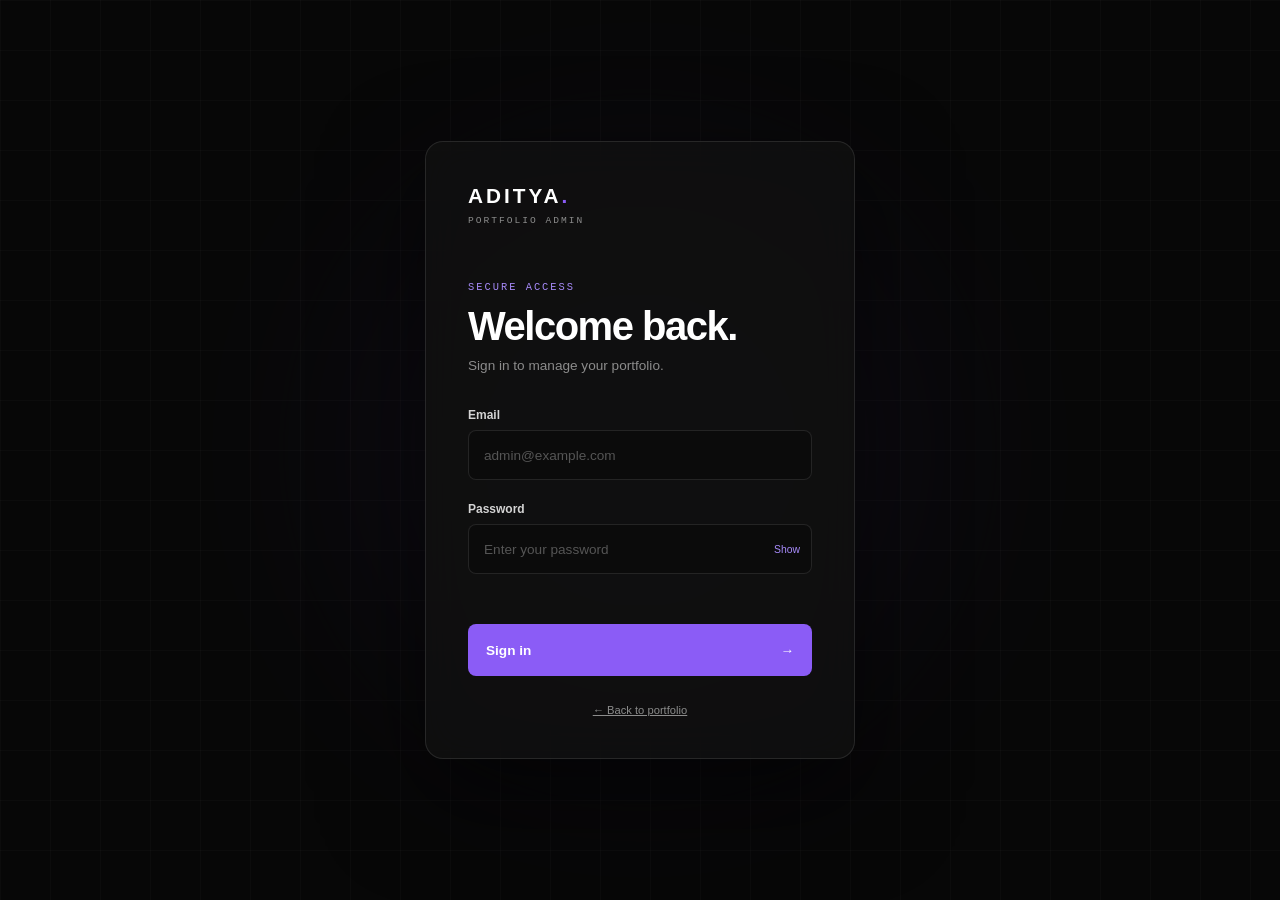
<file: admin/about.html>
<!DOCTYPE html>
<html lang="en">

<head>

    <meta charset="UTF-8">

    <meta
        name="viewport"
        content="width=device-width, initial-scale=1.0">

    <title>Edit About — Aditya</title>

    <link
        rel="stylesheet"
        href="admin.css">

</head>


<body>

<main class="admin-editor">

    <!-- =================================================
         HEADER
    ================================================== -->

    <header class="editor-header">

        <div>

            <p class="dashboard-label">
                PORTFOLIO ADMIN
            </p>

            <h1>
                Edit About
            </h1>

            <p class="editor-subtitle">
                Update your personal and professional information.
            </p>

        </div>


        <div class="editor-header-actions">

            <a
                href="../index.html"
                target="_blank"
                class="editor-view">
                View Portfolio ↗
            </a>

            <a
                href="dashboard.html"
                class="editor-back">
                ← Dashboard
            </a>

        </div>

    </header>


    <!-- =================================================
         PROFILE FORM
    ================================================== -->

    <form
        id="profileForm"
        class="editor-form">


        <!-- =================================================
             BASIC INFORMATION
        ================================================== -->

        <div class="editor-section-title">

            <span>
                01
            </span>

            <div>

                <h2>
                    Basic Information
                </h2>

                <p>
                    Information displayed across your portfolio.
                </p>

            </div>

        </div>


        <!-- NAME -->

        <div class="editor-field">

            <label for="name">
                Full Name
            </label>

            <input
                type="text"
                id="name"
                placeholder="Aditya Kumar"
                autocomplete="name"
                required>

        </div>


        <!-- HEADLINE -->

        <div class="editor-field">

            <label for="headline">
                Professional Headline
            </label>

            <input
                type="text"
                id="headline"
                placeholder="Developer • Data Analyst • QA / Testing">

            <small>
                Example: Developer • Data Analyst • QA / Testing
            </small>

        </div>


        <!-- SUMMARY -->

        <div class="editor-field">

            <label for="summary">
                Professional Summary
            </label>

            <textarea
                id="summary"
                rows="8"
                placeholder="Write your professional summary here..."></textarea>

            <small>
                This will be displayed in your About section.
            </small>

        </div>


        <!-- =================================================
             CONTACT INFORMATION
        ================================================== -->

        <div class="editor-section-title">

            <span>
                02
            </span>

            <div>

                <h2>
                    Contact Information
                </h2>

                <p>
                    Used throughout your contact and profile sections.
                </p>

            </div>

        </div>


        <div class="editor-two-column">


            <!-- LOCATION -->

            <div class="editor-field">

                <label for="location">
                    Location
                </label>

                <input
                    type="text"
                    id="location"
                    placeholder="Greater Noida, India">

            </div>


            <!-- EMAIL -->

            <div class="editor-field">

                <label for="email">
                    Email
                </label>

                <input
                    type="email"
                    id="email"
                    placeholder="your@email.com"
                    autocomplete="email">

            </div>


        </div>


        <!-- PHONE -->

        <div class="editor-field">

            <label for="phone">
                Phone
            </label>

            <input
                type="tel"
                id="phone"
                placeholder="+91 XXXXX XXXXX"
                autocomplete="tel">

        </div>


        <!-- =================================================
             PROFILE & RESUME
        ================================================== -->

        <div class="editor-section-title">

            <span>
                03
            </span>

            <div>

                <h2>
                    Profile & Resume
                </h2>

                <p>
                    Add your profile image and current resume.
                </p>

            </div>

        </div>


        <!-- PROFILE IMAGE -->

        <div class="editor-field">

            <label for="profileImage">
                Profile Image URL
            </label>

            <input
                type="url"
                id="profileImage"
                placeholder="https://example.com/profile.jpg">

            <small>
                You can later use a hosted image,
                Cloudinary URL or another public image URL.
            </small>

        </div>


        <!-- RESUME -->

        <div class="editor-field">

            <label for="resumeUrl">
                Resume URL
            </label>

            <input
                type="url"
                id="resumeUrl"
                placeholder="Google Drive / hosted PDF link">

            <small>
                This will be used by your Resume buttons.
            </small>

        </div>


        <!-- =================================================
             AVAILABILITY
        ================================================== -->

        <div class="editor-section-title">

            <span>
                04
            </span>

            <div>

                <h2>
                    Availability
                </h2>

                <p>
                    Control whether your portfolio shows that
                    you are open to opportunities.
                </p>

            </div>

        </div>


        <label class="editor-toggle">

            <input
                type="checkbox"
                id="availableForWork">

            <span class="toggle-content">

                <strong>
                    Currently available for work
                </strong>

                <small>
                    Show that you're open to jobs,
                    internships and opportunities.
                </small>

            </span>

        </label>


        <!-- =================================================
             SAVE STATUS
        ================================================== -->

        <div
            id="saveMessage"
            class="save-message"
            role="status"
            aria-live="polite">
        </div>


        <!-- =================================================
             ACTIONS
        ================================================== -->

        <div class="editor-actions">

            <a
                href="dashboard.html"
                class="cancel-button">
                Cancel
            </a>


            <button
                type="submit"
                class="save-button"
                id="saveButton">

                <span>
                    Save Changes
                </span>

                <b>
                    →
                </b>

            </button>

        </div>


    </form>

</main>


<script src="about.js"></script>

</body>

</html>
</file>
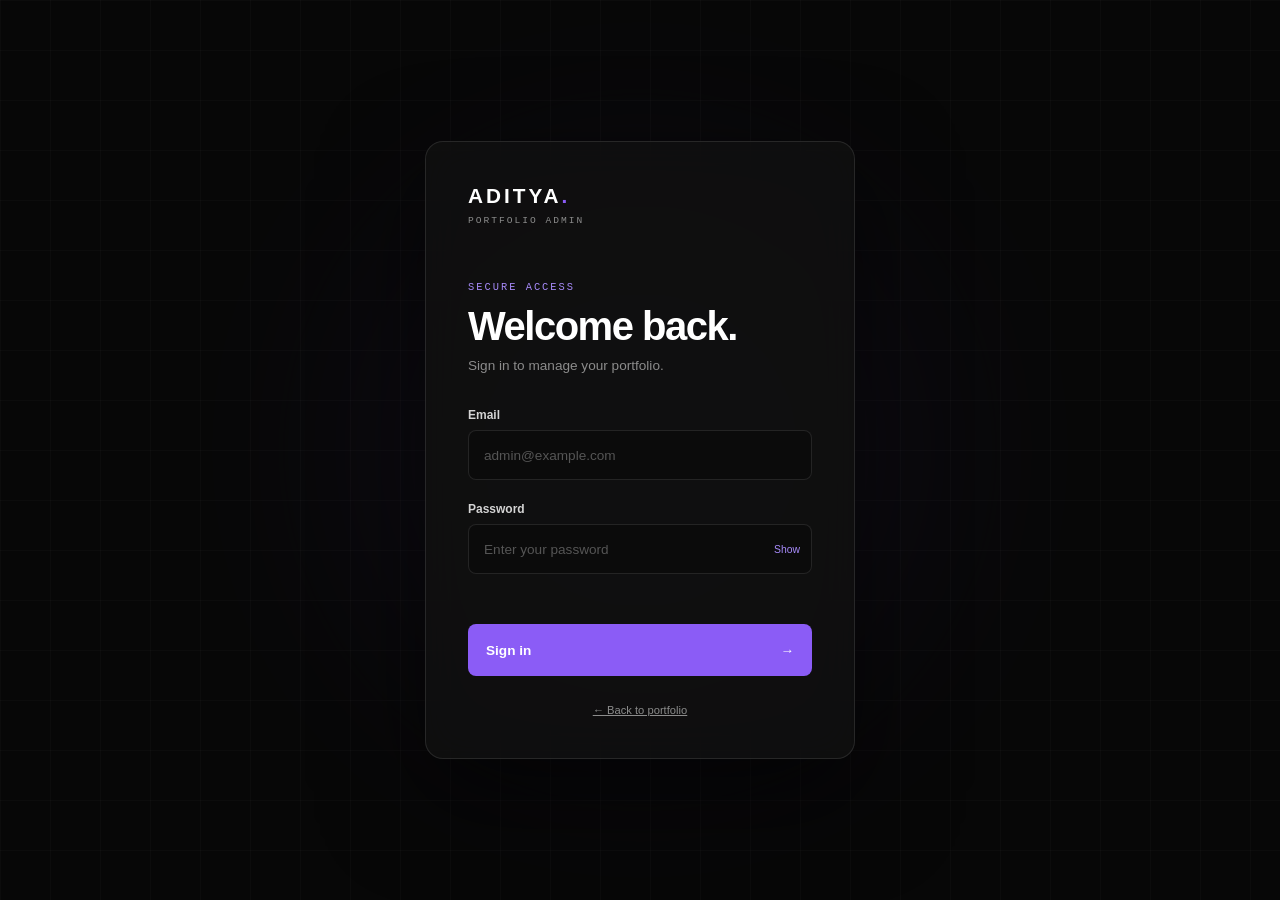
<file: admin/credentials.html>
<!DOCTYPE html>
<html lang="en">

<head>

    <meta charset="UTF-8">

    <meta
        name="viewport"
        content="width=device-width, initial-scale=1.0">

    <title>
        Credentials — Aditya Admin
    </title>

    <link
        rel="stylesheet"
        href="admin.css">

</head>


<body>

<main class="admin-editor">


    <!-- =================================================
         HEADER
    ================================================== -->

    <header class="editor-header">

        <div>

            <p class="dashboard-label">
                PORTFOLIO ADMIN
            </p>

            <h1>
                Credentials
            </h1>

            <p class="editor-subtitle">
                Manage certificates, LORs, degree, PDC and achievements.
            </p>

        </div>


        <div class="editor-header-actions">

            <a
                href="../index.html"
                target="_blank"
                class="editor-view">

                View Portfolio ↗

            </a>


            <a
                href="dashboard.html"
                class="editor-back">

                ← Dashboard

            </a>

        </div>

    </header>



    <!-- =================================================
         CREDENTIAL FORM
    ================================================== -->

    <form
        id="credentialForm"
        class="editor-form">


        <div class="editor-section-title">

            <span>
                01
            </span>

            <div>

                <h2 id="formTitle">
                    Add Credential
                </h2>

                <p>
                    Add a certificate or official document.
                </p>

            </div>

        </div>


        <input
            type="hidden"
            id="credentialId">


        <!-- TITLE -->

        <div class="editor-field">

            <label for="title">
                Title
            </label>

            <input
                type="text"
                id="title"
                placeholder="e.g. Data Analytics Internship Certificate"
                required>

        </div>


        <!-- TYPE -->

        <div class="editor-field">

            <label for="type">
                Credential Type
            </label>

            <select id="type">

                <option value="certificate">
                    Certificate
                </option>

                <option value="internship">
                    Internship Certificate
                </option>

                <option value="lor">
                    Letter of Recommendation
                </option>

                <option value="degree">
                    Degree
                </option>

                <option value="pdc">
                    PDC
                </option>

                <option value="achievement">
                    Achievement
                </option>

                <option value="course">
                    Course Certificate
                </option>

                <option value="other">
                    Other
                </option>

            </select>

        </div>


        <!-- ORGANIZATION -->

        <div class="editor-field">

            <label for="organization">
                Organization / Institution
            </label>

            <input
                type="text"
                id="organization"
                placeholder="Company / College / Organization">

        </div>


        <!-- DATE -->

        <div class="editor-field">

            <label for="date">
                Date
            </label>

            <input
                type="month"
                id="date">

        </div>


        <!-- DESCRIPTION -->

        <div class="editor-field">

            <label for="description">
                Description
            </label>

            <textarea
                id="description"
                rows="6"
                placeholder="Short description about this credential..."></textarea>

        </div>


        <!-- DOCUMENT URL -->

        <div class="editor-field">

            <label for="documentUrl">
                Document / Certificate URL
            </label>

            <input
                type="url"
                id="documentUrl"
                placeholder="Google Drive / PDF / hosted document link">

            <small>
                Add a publicly accessible Google Drive or hosted PDF/document link.
            </small>

        </div>


        <!-- LOR URL -->

        <div class="editor-field">

            <label for="lorUrl">
                LOR URL
            </label>

            <input
                type="url"
                id="lorUrl"
                placeholder="Google Drive LOR link">

            <small>
                Leave empty if this credential does not have an LOR.
            </small>

        </div>


        <!-- IMAGE -->

        <div class="editor-field">

            <label for="imageUrl">
                Preview Image URL
            </label>

            <input
                type="url"
                id="imageUrl"
                placeholder="Certificate image URL">

            <small>
                Optional. Used for the visual certificate preview.
            </small>

        </div>


        <!-- ORDER -->

        <div class="editor-field">

            <label for="order">
                Display Order
            </label>

            <input
                type="number"
                id="order"
                value="0"
                min="0">

        </div>


        <!-- MESSAGE -->

        <div
            id="credentialMessage"
            class="save-message"
            role="status"
            aria-live="polite">

        </div>


        <!-- ACTIONS -->

        <div class="editor-actions">

            <button
                type="button"
                id="cancelEdit"
                class="cancel-button"
                style="display:none;">

                Cancel Edit

            </button>


            <button
                type="submit"
                id="saveButton"
                class="save-button">

                <span>
                    Add Credential
                </span>

                <b>
                    +
                </b>

            </button>

        </div>


    </form>



    <!-- =================================================
         SAVED CREDENTIALS
    ================================================== -->

    <section class="project-manager">


        <div class="editor-section-title">

            <span>
                02
            </span>

            <div>

                <h2>
                    Your Credentials
                </h2>

                <p>
                    Certificates and documents saved in your database.
                </p>

            </div>

        </div>


        <div
            id="credentialsList"
            class="admin-project-list">

        </div>


    </section>


</main>


<script src="credentials.js"></script>

</body>

</html>
</file>
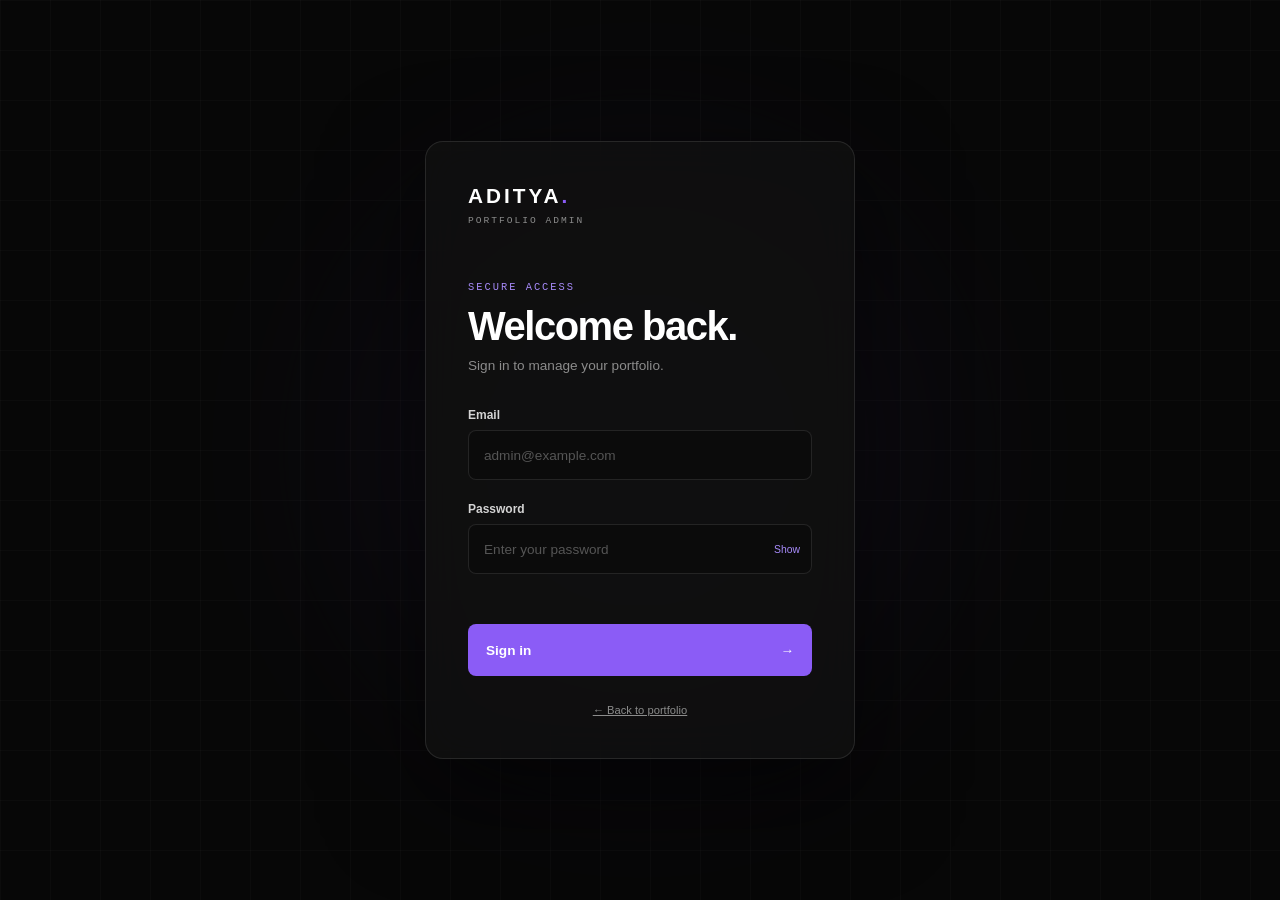
<file: admin/dashboard.html>
<!DOCTYPE html>
<html lang="en">

<head>

    <meta charset="UTF-8">

    <meta
        name="viewport"
        content="width=device-width, initial-scale=1.0"
    >

    <title>
        Dashboard — Aditya
    </title>

    <link
        rel="stylesheet"
        href="admin.css"
    >

</head>


<body>

    <main class="dashboard">


        <!-- =================================================
             HEADER
        ================================================== -->

        <header class="dashboard-header">


            <div>

                <p class="dashboard-label">
                    PORTFOLIO ADMIN
                </p>

                <h1>
                    Dashboard
                </h1>

            </div>


            <div class="dashboard-actions">


                <a
                    href="../index.html"
                    target="_blank">

                    View Portfolio ↗

                </a>


                <button
                    id="logoutButton">

                    Logout

                </button>


            </div>


        </header>



        <!-- =================================================
             DASHBOARD CARDS
        ================================================== -->

        <section class="dashboard-grid">


            <!-- =================================================
                 ABOUT
            ================================================== -->

            <a
                href="about.html"
                class="dashboard-card">


                <span>
                    01
                </span>


                <h2>
                    About
                </h2>


                <p>
                    Edit your profile,
                    summary and introduction.
                </p>


            </a>



            <!-- =================================================
                 SKILLS
                 HARD-CODED — VIEW ONLY
            ================================================== -->

            <a
                href="../index.html#skills"
                target="_blank"
                class="dashboard-card">


                <span>
                    02
                </span>


                <h2>
                    Skills
                </h2>


                <p>
                    View Data Analytics,
                    Development and QA skills.
                </p>


            </a>



            <!-- =================================================
                 PROJECTS
            ================================================== -->

            <a
                href="projects.html"
                class="dashboard-card">


                <span>
                    03
                </span>


                <h2>
                    Projects
                </h2>


                <p>
                    Add projects, images,
                    GitHub and live links.
                </p>


            </a>



            <!-- =================================================
                 EXPERIENCE
            ================================================== -->

            <a
                href="experience.html"
                class="dashboard-card">


                <span>
                    04
                </span>


                <h2>
                    Experience
                </h2>


                <p>
                    Manage internships,
                    training and professional experience.
                </p>


            </a>



            <!-- =================================================
                 CREDENTIALS
            ================================================== -->

            <a
                href="credentials.html"
                class="dashboard-card">


                <span>
                    05
                </span>


                <h2>
                    Credentials
                </h2>


                <p>
                    Manage certificates,
                    LORs, PDCs and documents.
                </p>


            </a>



            <!-- =================================================
                 EDUCATION
            ================================================== -->

            <a
                href="education.html"
                class="dashboard-card">


                <span>
                    06
                </span>


                <h2>
                    Education
                </h2>


                <p>
                    Manage degree,
                    university and academic details.
                </p>


            </a>



            <!-- =================================================
                 SOCIAL LINKS
            ================================================== -->

            <a
                href="social.html"
                class="dashboard-card">


                <span>
                    07
                </span>


                <h2>
                    Social Links
                </h2>


                <p>
                    Manage WhatsApp, Instagram,
                    LinkedIn, GitHub, Facebook and X.
                </p>


            </a>



            <!-- =================================================
                 SETTINGS
            ================================================== -->

            <a
    href="settings.html"
    class="dashboard-card">


                <span>
                    08
                </span>


                <h2>
                    Settings
                </h2>


                <p>
                    Manage portfolio settings
                    and preferences.
                </p>


            </a>


        </section>


    </main>



    <!-- =================================================
         DASHBOARD JAVASCRIPT
    ================================================== -->

    <script
        src="dashboard.js">
    </script>


</body>

</html>
</file>
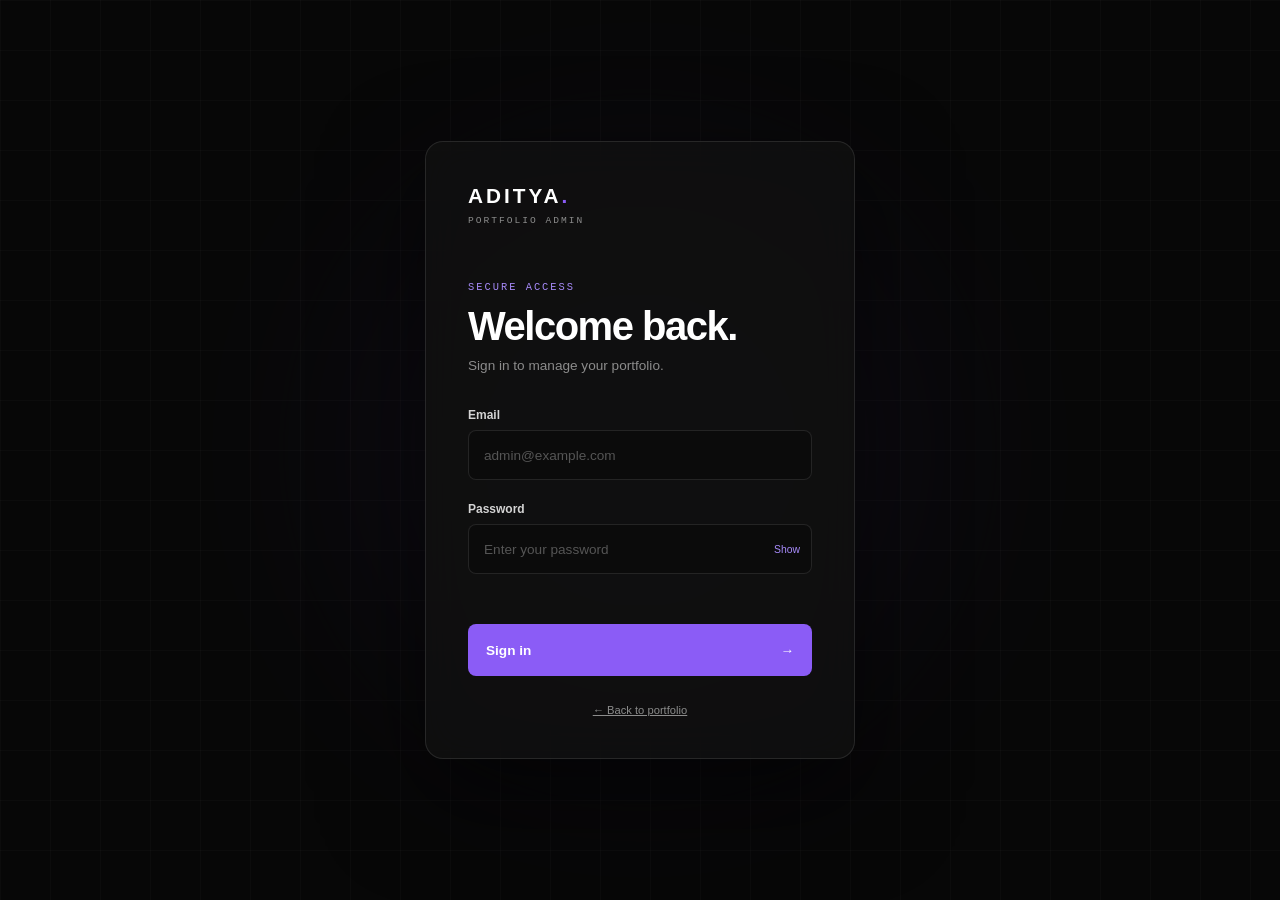
<file: admin/education.html>
<!DOCTYPE html>
<html lang="en">

<head>

    <meta charset="UTF-8">

    <meta
        name="viewport"
        content="width=device-width, initial-scale=1.0">

    <title>
        Education — Aditya Admin
    </title>

    <link
        rel="stylesheet"
        href="admin.css">

</head>


<body>

<main class="admin-editor">


    <!-- HEADER -->

    <header class="editor-header">

        <div>

            <p class="dashboard-label">
                PORTFOLIO ADMIN
            </p>

            <h1>
                Education
            </h1>

            <p class="editor-subtitle">
                Manage your academic qualifications.
            </p>

        </div>


        <div class="editor-header-actions">

            <a
                href="../index.html"
                target="_blank"
                class="editor-view">

                View Portfolio ↗

            </a>


            <a
                href="dashboard.html"
                class="editor-back">

                ← Dashboard

            </a>

        </div>

    </header>



    <!-- FORM -->

    <form
        id="educationForm"
        class="editor-form">


        <div class="editor-section-title">

            <span>
                01
            </span>

            <div>

                <h2 id="formTitle">
                    Add Education
                </h2>

                <p>
                    Add an academic qualification.
                </p>

            </div>

        </div>


        <input
            type="hidden"
            id="educationId">


        <!-- QUALIFICATION -->

        <div class="editor-field">

            <label for="qualification">
                Degree / Qualification
            </label>

            <input
                type="text"
                id="qualification"
                placeholder="B.Tech"
                required>

        </div>


        <!-- SPECIALIZATION -->

        <div class="editor-field">

            <label for="specialization">
                Field / Specialization
            </label>

            <input
                type="text"
                id="specialization"
                placeholder="Computer Science & Information Technology">

        </div>


        <!-- INSTITUTION -->

        <div class="editor-field">

            <label for="institution">
                Institution
            </label>

            <input
                type="text"
                id="institution"
                placeholder="Dronacharya Group of Institutions"
                required>

        </div>


        <!-- UNIVERSITY -->

        <div class="editor-field">

            <label for="university">
                University / Board
            </label>

            <input
                type="text"
                id="university"
                placeholder="AKTU">

        </div>


        <!-- LOCATION -->

        <div class="editor-field">

            <label for="location">
                Location
            </label>

            <input
                type="text"
                id="location"
                placeholder="Greater Noida">

        </div>


        <!-- YEARS -->

        <div class="editor-two-column">


            <div class="editor-field">

                <label for="startYear">
                    Start Year
                </label>

                <input
                    type="text"
                    id="startYear"
                    placeholder="2022">

            </div>


            <div class="editor-field">

                <label for="endYear">
                    End Year
                </label>

                <input
                    type="text"
                    id="endYear"
                    placeholder="2026">

            </div>

        </div>


        <!-- STATUS -->

        <div class="editor-field">

            <label for="status">
                Status
            </label>

            <input
                type="text"
                id="status"
                placeholder="Graduate">

        </div>


        <!-- DESCRIPTION -->

        <div class="editor-field">

            <label for="description">
                Description
            </label>

            <textarea
                id="description"
                rows="6"
                placeholder="Short academic description..."></textarea>

        </div>


        <!-- DOCUMENT -->

        <div class="editor-field">

            <label for="documentUrl">
                Degree / Academic Document URL
            </label>

            <input
                type="url"
                id="documentUrl"
                placeholder="Google Drive / PDF link">

            <small>
                Optional — add your degree, marksheet or academic document link.
            </small>

        </div>


        <!-- ORDER -->

        <div class="editor-field">

            <label for="order">
                Display Order
            </label>

            <input
                type="number"
                id="order"
                value="0"
                min="0">

        </div>


        <!-- MESSAGE -->

        <div
            id="educationMessage"
            class="save-message">

        </div>


        <!-- ACTIONS -->

        <div class="editor-actions">

            <button
                type="button"
                id="cancelEdit"
                class="cancel-button"
                style="display:none;">

                Cancel Edit

            </button>


            <button
                type="submit"
                id="saveButton"
                class="save-button">

                <span>
                    Add Education
                </span>

                <b>
                    +
                </b>

            </button>

        </div>


    </form>



    <!-- SAVED EDUCATION -->

    <section class="project-manager">


        <div class="editor-section-title">

            <span>
                02
            </span>

            <div>

                <h2>
                    Your Education
                </h2>

                <p>
                    Academic records saved in your database.
                </p>

            </div>

        </div>


        <div
            id="educationList"
            class="admin-project-list">

        </div>


    </section>


</main>


<script src="education.js"></script>

</body>

</html>
</file>
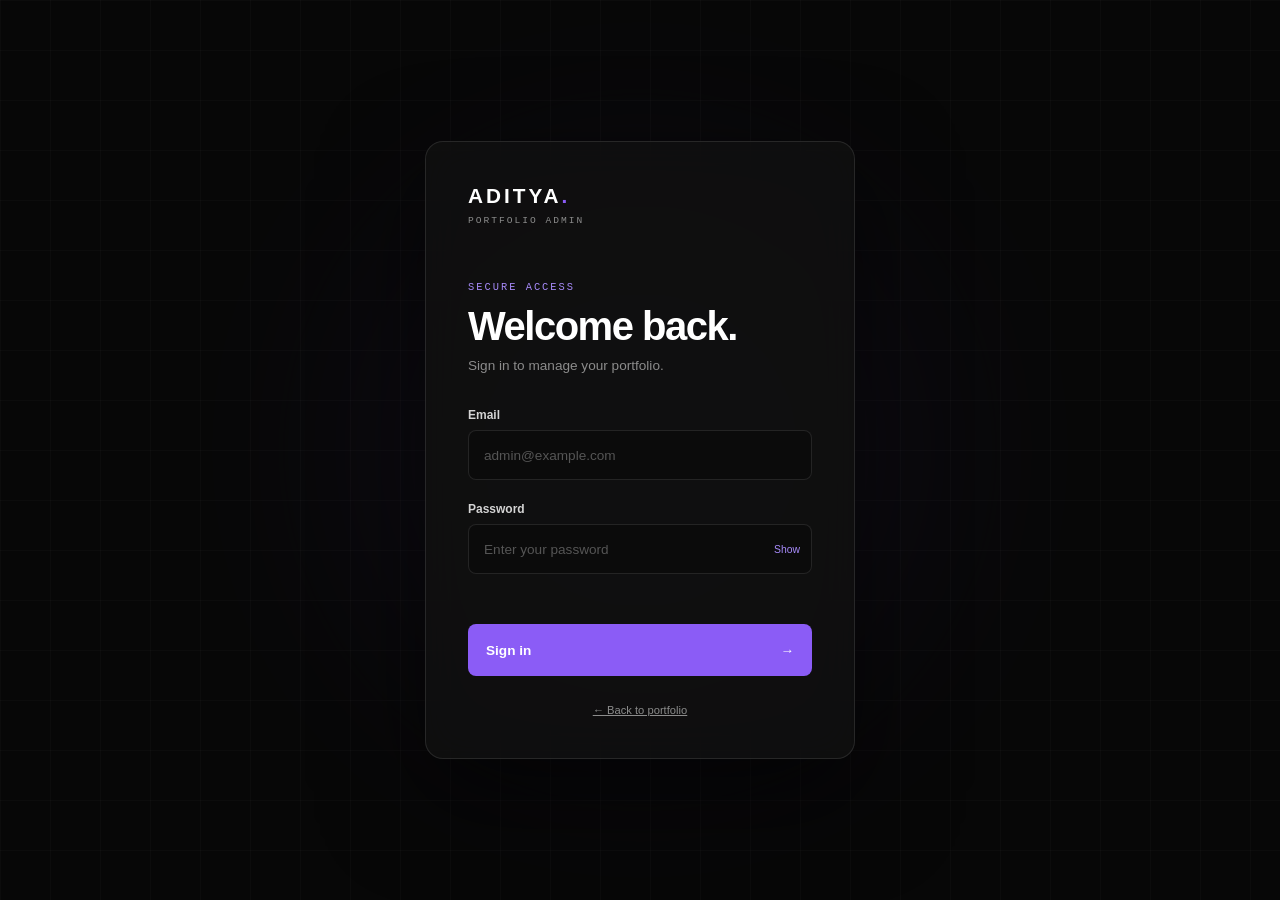
<file: admin/experience.html>
<!DOCTYPE html>
<html lang="en">

<head>

    <meta charset="UTF-8">

    <meta
        name="viewport"
        content="width=device-width, initial-scale=1.0">

    <title>
        Experience — Aditya Admin
    </title>

    <link
        rel="stylesheet"
        href="admin.css">

</head>


<body>

<main class="admin-editor">


    <!-- HEADER -->

    <header class="editor-header">

        <div>

            <p class="dashboard-label">
                PORTFOLIO ADMIN
            </p>

            <h1>
                Experience
            </h1>

            <p class="editor-subtitle">
                Manage internships, experience,
                training and freelance work.
            </p>

        </div>


        <div class="editor-header-actions">

            <a
                href="../index.html"
                target="_blank"
                class="editor-view">

                View Portfolio ↗

            </a>


            <a
                href="dashboard.html"
                class="editor-back">

                ← Dashboard

            </a>

        </div>

    </header>



    <!-- FORM -->

    <form
        id="experienceForm"
        class="editor-form">


        <div class="editor-section-title">

            <span>
                01
            </span>

            <div>

                <h2 id="formTitle">
                    Add Experience
                </h2>

                <p>
                    Add your professional experience.
                </p>

            </div>

        </div>


        <input
            type="hidden"
            id="experienceId">


        <!-- TYPE -->

        <div class="editor-field">

            <label for="type">
                Experience Type
            </label>

            <select id="type">

                <option value="internship">
                    Internship
                </option>

                <option value="experience">
                    Work Experience
                </option>

                <option value="training">
                    Training
                </option>

                <option value="freelance">
                    Freelance
                </option>

            </select>

        </div>


        <!-- COMPANY -->

        <div class="editor-field">

            <label for="company">
                Company / Organization
            </label>

            <input
                type="text"
                id="company"
                placeholder="Company name"
                required>

        </div>


        <!-- ROLE -->

        <div class="editor-field">

            <label for="role">
                Role
            </label>

            <input
                type="text"
                id="role"
                placeholder="Data Analyst Intern"
                required>

        </div>


        <!-- LOCATION -->

        <div class="editor-field">

            <label for="location">
                Location
            </label>

            <input
                type="text"
                id="location"
                placeholder="Noida / Remote">

        </div>


        <!-- DATES -->

        <div class="editor-two-column">


            <div class="editor-field">

                <label for="startDate">
                    Start Date
                </label>

                <input
                    type="month"
                    id="startDate">

            </div>


            <div class="editor-field">

                <label for="endDate">
                    End Date
                </label>

                <input
                    type="month"
                    id="endDate">

            </div>

        </div>


        <!-- CURRENT -->

        <label class="editor-toggle">

            <input
                type="checkbox"
                id="current">

            <span class="toggle-content">

                <strong>
                    Currently working here
                </strong>

                <small>
                    Show "Present" instead of an end date.
                </small>

            </span>

        </label>


        <!-- DESCRIPTION -->

        <div class="editor-field">

            <label for="description">
                Description
            </label>

            <textarea
                id="description"
                rows="7"
                placeholder="Describe your responsibilities, work and achievements."></textarea>

        </div>


        <!-- TECHNOLOGIES -->

        <div class="editor-field">

            <label for="technologies">
                Technologies / Skills
            </label>

            <input
                type="text"
                id="technologies"
                placeholder="SQL, Excel, Power BI">

            <small>
                Separate items with commas.
            </small>

        </div>


        <!-- CERTIFICATE -->

        <div class="editor-field">

            <label for="certificateUrl">
                Internship / Experience Certificate
            </label>

            <input
                type="url"
                id="certificateUrl"
                placeholder="Google Drive / PDF / Image link">

            <small>
                Add your public Google Drive or hosted document link.
            </small>

        </div>


        <!-- LOR -->

        <div class="editor-field">

            <label for="lorUrl">
                Letter of Recommendation (LOR)
            </label>

            <input
                type="url"
                id="lorUrl"
                placeholder="Google Drive / PDF link">

        </div>


        <!-- ORDER -->

        <div class="editor-field">

            <label for="order">
                Display Order
            </label>

            <input
                type="number"
                id="order"
                value="0"
                min="0">

        </div>


        <!-- MESSAGE -->

        <div
            id="experienceMessage"
            class="save-message">

        </div>


        <!-- ACTIONS -->

        <div class="editor-actions">

            <button
                type="button"
                id="cancelEdit"
                class="cancel-button"
                style="display:none;">

                Cancel Edit

            </button>


            <button
                type="submit"
                id="saveButton"
                class="save-button">

                <span>
                    Add Experience
                </span>

                <b>
                    +
                </b>

            </button>

        </div>


    </form>



    <!-- EXISTING EXPERIENCE -->

    <section class="project-manager">


        <div class="editor-section-title">

            <span>
                02
            </span>

            <div>

                <h2>
                    Your Experience
                </h2>

                <p>
                    Saved experience records.
                </p>

            </div>

        </div>


        <div
            id="experienceList"
            class="admin-project-list">

        </div>


    </section>


</main>


<script src="experience.js"></script>

</body>

</html>
</file>
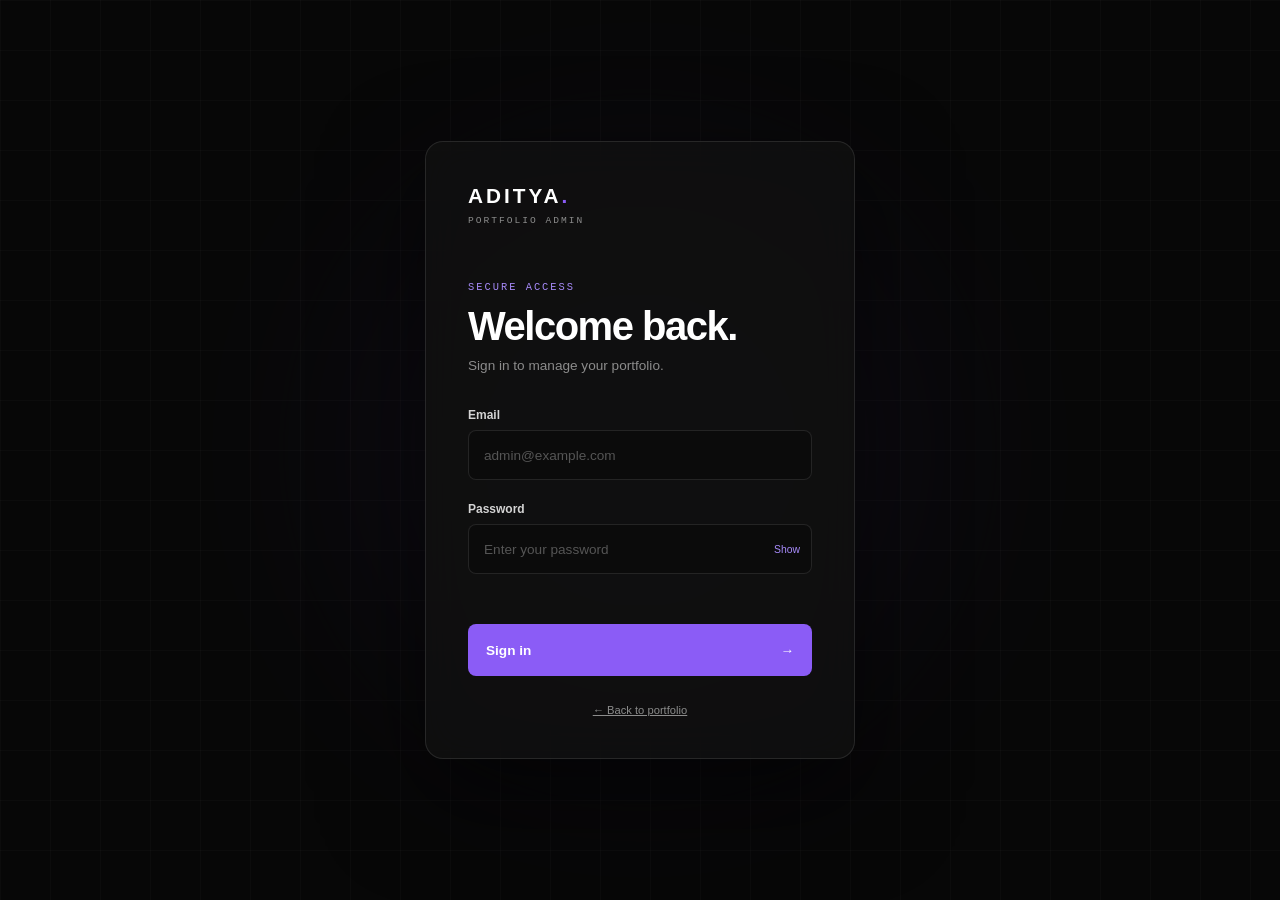
<file: admin/login.html>
<!DOCTYPE html>
<html lang="en">

<head>

    <meta charset="UTF-8">

    <meta
        name="viewport"
        content="width=device-width, initial-scale=1.0"
    >

    <title>Admin Login — Aditya</title>

    <link
        rel="stylesheet"
        href="admin.css"
    >

</head>


<body>

    <main class="login-page">

        <div class="login-glow"></div>


        <section class="login-card">

            <div class="login-brand">

                <div class="login-logo">
                    ADITYA<span>.</span>
                </div>

                <p>
                    PORTFOLIO ADMIN
                </p>

            </div>


            <div class="login-heading">

                <span>
                    SECURE ACCESS
                </span>

                <h1>
                    Welcome back.
                </h1>

                <p>
                    Sign in to manage your portfolio.
                </p>

            </div>


            <form id="loginForm">


                <!-- EMAIL -->

                <div class="form-group">

                    <label for="email">
                        Email
                    </label>

                    <input
                        type="email"
                        id="email"
                        name="email"
                        placeholder="admin@example.com"
                        required
                    >

                </div>


                <!-- PASSWORD -->

                <div class="form-group">

                    <div class="password-label">

                        <label for="password">
                            Password
                        </label>

                    </div>

                    <div class="password-input">

                        <input
                            type="password"
                            id="password"
                            name="password"
                            placeholder="Enter your password"
                            required
                        >

                        <button
                            type="button"
                            id="togglePassword"
                            aria-label="Show password">
                            Show
                        </button>

                    </div>

                </div>


                <!-- ERROR -->

                <div
                    id="loginError"
                    class="login-error">
                </div>


                <!-- LOGIN -->

                <button
                    type="submit"
                    class="login-button"
                    id="loginButton">

                    <span>
                        Sign in
                    </span>

                    <b>
                        →
                    </b>

                </button>


            </form>


            <a
                href="../index.html"
                class="back-home">
                ← Back to portfolio
            </a>


        </section>

    </main>


    <script src="admin.js"></script>

</body>

</html>
</file>
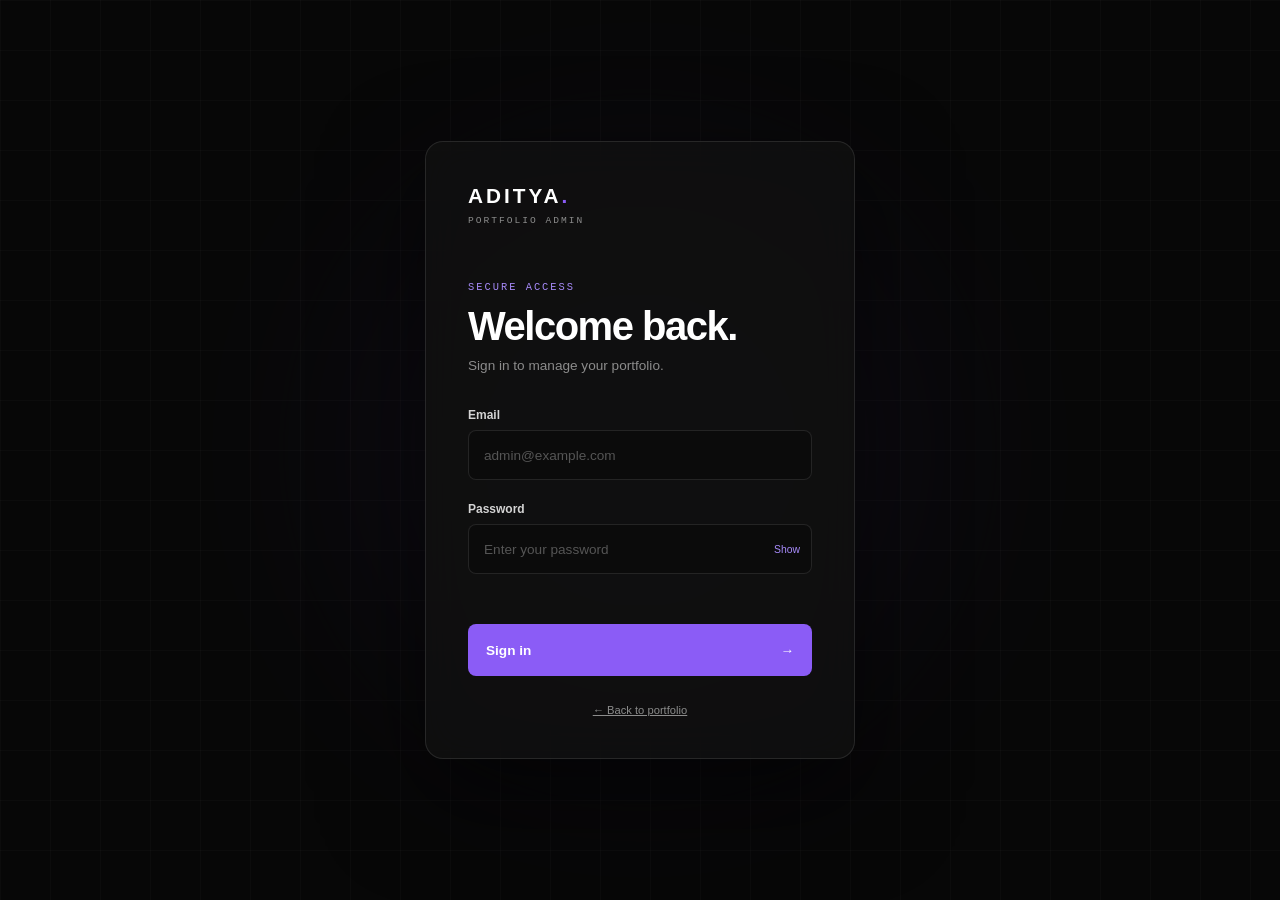
<file: admin/projects.html>
<!DOCTYPE html>
<html lang="en">

<head>

    <meta charset="UTF-8">

    <meta
        name="viewport"
        content="width=device-width, initial-scale=1.0">

    <title>Projects — Aditya Admin</title>

    <link
        rel="stylesheet"
        href="admin.css">

</head>


<body>

<main class="admin-editor">


    <!-- =================================================
         HEADER
    ================================================== -->

    <header class="editor-header">

        <div>

            <p class="dashboard-label">
                PORTFOLIO ADMIN
            </p>

            <h1>
                Projects
            </h1>

            <p class="editor-subtitle">
                Add, edit and manage your portfolio projects.
            </p>

        </div>


        <div class="editor-header-actions">

            <a
                href="../index.html"
                target="_blank"
                class="editor-view">
                View Portfolio ↗
            </a>

            <a
                href="dashboard.html"
                class="editor-back">
                ← Dashboard
            </a>

        </div>

    </header>



    <!-- =================================================
         PROJECT FORM
    ================================================== -->

    <form
        id="projectForm"
        class="editor-form">


        <div class="editor-section-title">

            <span>
                01
            </span>

            <div>

                <h2 id="formTitle">
                    Add Project
                </h2>

                <p>
                    Create or update a project for your portfolio.
                </p>

            </div>

        </div>


        <!-- HIDDEN EDIT ID -->

        <input
            type="hidden"
            id="projectId">


        <!-- PROJECT TITLE -->

        <div class="editor-field">

            <label for="title">
                Project Title
            </label>

            <input
                type="text"
                id="title"
                placeholder="e.g. Sales Analytics Dashboard"
                required>

        </div>


        <!-- CATEGORY -->

        <div class="editor-field">

            <label for="category">
                Category
            </label>

            <select id="category">

                <option value="data">
                    Data Analytics
                </option>

                <option value="development">
                    Development
                </option>

                <option value="testing">
                    QA / Testing
                </option>

            </select>

        </div>


        <!-- DESCRIPTION -->

        <div class="editor-field">

            <label for="description">
                Description
            </label>

            <textarea
                id="description"
                rows="6"
                placeholder="Explain what you built, the problem it solves and what you worked on."
                required></textarea>

        </div>


        <!-- TECH STACK -->

        <div class="editor-field">

            <label for="techStack">
                Tech Stack
            </label>

            <input
                type="text"
                id="techStack"
                placeholder="SQL, Excel, Power BI">

            <small>
                Separate technologies with commas.
            </small>

        </div>


        <!-- IMAGE -->

        <div class="editor-field">

            <label for="imageUrl">
                Project Image URL
            </label>

            <input
                type="url"
                id="imageUrl"
                placeholder="https://...">

        </div>


        <!-- LINKS -->

        <div class="editor-two-column">


            <div class="editor-field">

                <label for="liveUrl">
                    Live Demo URL
                </label>

                <input
                    type="url"
                    id="liveUrl"
                    placeholder="https://...">

            </div>


            <div class="editor-field">

                <label for="githubUrl">
                    GitHub URL
                </label>

                <input
                    type="url"
                    id="githubUrl"
                    placeholder="https://github.com/...">

            </div>

        </div>


        <!-- ORDER -->

        <div class="editor-field">

            <label for="order">
                Display Order
            </label>

            <input
                type="number"
                id="order"
                value="0"
                min="0">

        </div>


        <!-- FEATURED -->

        <label class="editor-toggle">

            <input
                type="checkbox"
                id="featured">

            <span class="toggle-content">

                <strong>
                    Featured Project
                </strong>

                <small>
                    Highlight this project on the portfolio.
                </small>

            </span>

        </label>


        <!-- MESSAGE -->

        <div
            id="projectMessage"
            class="save-message"
            role="status"
            aria-live="polite">
        </div>


        <!-- ACTIONS -->

        <div class="editor-actions">

            <button
                type="button"
                id="cancelEditButton"
                class="cancel-button"
                style="display: none;">

                Cancel Edit

            </button>


            <button
                type="submit"
                class="save-button"
                id="projectSaveButton">

                <span>
                    Add Project
                </span>

                <b>
                    +
                </b>

            </button>

        </div>


    </form>



    <!-- =================================================
         PROJECT LIST
    ================================================== -->

    <section class="project-manager">


        <div class="editor-section-title">

            <span>
                02
            </span>

            <div>

                <h2>
                    Your Projects
                </h2>

                <p>
                    Projects already saved in your database.
                </p>

            </div>

        </div>


        <div
            id="projectsList"
            class="admin-project-list">

        </div>


    </section>


</main>


<script src="projects.js"></script>

</body>

</html>
</file>
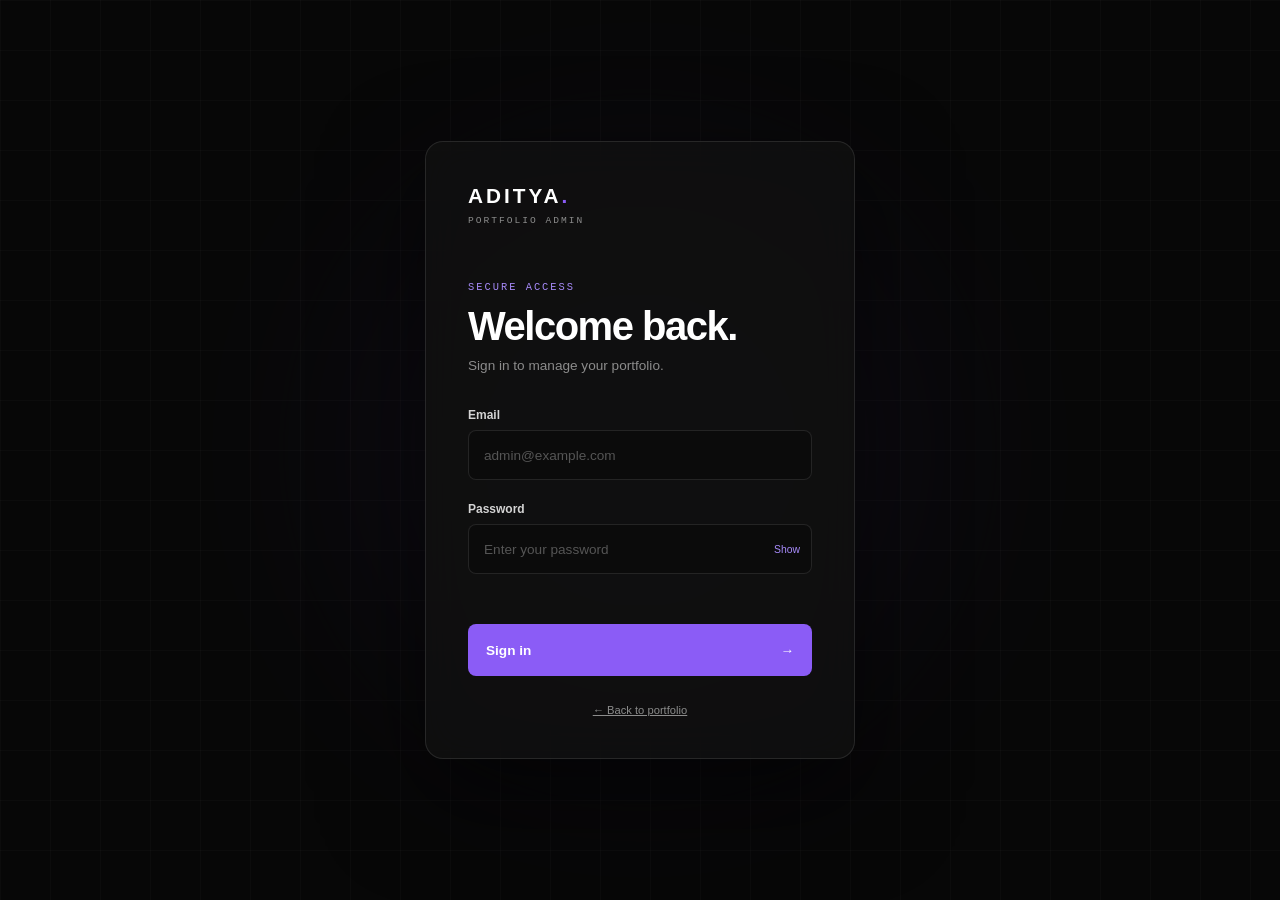
<file: admin/settings.html>
<!DOCTYPE html>
<html lang="en">

<head>

    <meta charset="UTF-8">

    <meta
        name="viewport"
        content="width=device-width, initial-scale=1.0">

    <title>
        Settings — Aditya Admin
    </title>

    <link
        rel="stylesheet"
        href="admin.css">

</head>


<body>

<main class="admin-editor">


    <!-- HEADER -->

    <header class="editor-header">

        <div>

            <p class="dashboard-label">
                PORTFOLIO ADMIN
            </p>

            <h1>
                Settings
            </h1>

            <p class="editor-subtitle">
                Control your portfolio's general settings.
            </p>

        </div>


        <div class="editor-header-actions">

            <a
                href="../index.html"
                target="_blank"
                class="editor-view">

                View Portfolio ↗

            </a>


            <a
                href="dashboard.html"
                class="editor-back">

                ← Dashboard

            </a>

        </div>

    </header>



    <!-- SETTINGS FORM -->

    <form
        id="settingsForm"
        class="editor-form">


        <!-- =================================================
             GENERAL
        ================================================== -->

        <div class="editor-section-title">

            <span>
                01
            </span>

            <div>

                <h2>
                    General
                </h2>

                <p>
                    Basic portfolio information.
                </p>

            </div>

        </div>


        <div class="editor-field">

            <label for="portfolioTitle">
                Portfolio Title
            </label>

            <input
                type="text"
                id="portfolioTitle"
                placeholder="Aditya Kumar | Data Analyst • Developer • QA">

        </div>


        <div class="editor-field">

            <label for="availabilityText">
                Availability Message
            </label>

            <textarea
                id="availabilityText"
                rows="4"
                placeholder="Open to Data Analyst, Development and QA opportunities."></textarea>

        </div>



        <!-- =================================================
             AVAILABILITY
        ================================================== -->

        <div class="editor-section-title">

            <span>
                02
            </span>

            <div>

                <h2>
                    Availability
                </h2>

                <p>
                    Control your recruiter-facing availability status.
                </p>

            </div>

        </div>


        <label class="editor-toggle">

            <input
                type="checkbox"
                id="availableForWork">

            <span class="toggle-content">

                <strong>
                    Currently available for work
                </strong>

                <small>
                    Show that you are open to new opportunities.
                </small>

            </span>

        </label>



        <!-- =================================================
             CONTACT VISIBILITY
        ================================================== -->

        <div class="editor-section-title">

            <span>
                03
            </span>

            <div>

                <h2>
                    Contact Visibility
                </h2>

                <p>
                    Choose which contact details are visible.
                </p>

            </div>

        </div>


        <label class="editor-toggle">

            <input
                type="checkbox"
                id="showEmail">

            <span class="toggle-content">

                <strong>
                    Show Email
                </strong>

                <small>
                    Display your email on the public portfolio.
                </small>

            </span>

        </label>


        <label class="editor-toggle">

            <input
                type="checkbox"
                id="showPhone">

            <span class="toggle-content">

                <strong>
                    Show Phone
                </strong>

                <small>
                    Display your phone number on the public portfolio.
                </small>

            </span>

        </label>



        <!-- =================================================
             FOOTER
        ================================================== -->

        <div class="editor-section-title">

            <span>
                04
            </span>

            <div>

                <h2>
                    Footer
                </h2>

                <p>
                    Customize the copyright year.
                </p>

            </div>

        </div>


        <div class="editor-field">

            <label for="footerYear">
                Copyright Year
            </label>

            <input
                type="text"
                id="footerYear"
                placeholder="2026">

        </div>



        <!-- MESSAGE -->

        <div
            id="settingsMessage"
            class="save-message">

        </div>



        <!-- SAVE -->

        <button
            type="submit"
            id="saveButton"
            class="save-button">

            <span>
                Save Settings
            </span>

            <b>
                ✓
            </b>

        </button>


    </form>


</main>


<script src="settings.js"></script>

</body>

</html>
</file>
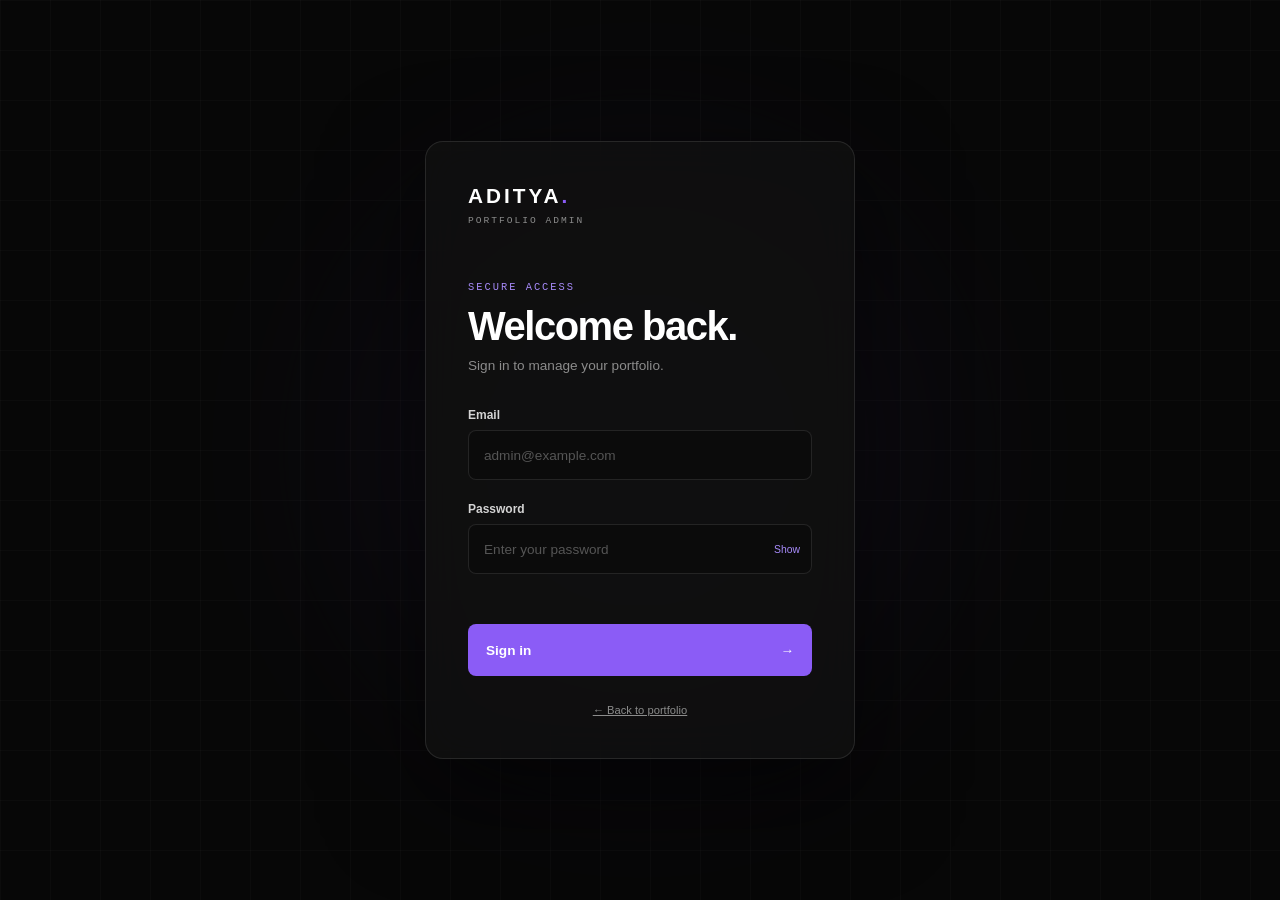
<file: admin/social.html>
<!DOCTYPE html>
<html lang="en">

<head>

    <meta charset="UTF-8">

    <meta
        name="viewport"
        content="width=device-width, initial-scale=1.0">

    <title>
        Social Links — Aditya Admin
    </title>

    <link
        rel="stylesheet"
        href="admin.css">

</head>


<body>

<main class="admin-editor">


    <header class="editor-header">

        <div>

            <p class="dashboard-label">
                PORTFOLIO ADMIN
            </p>

            <h1>
                Social Links
            </h1>

            <p class="editor-subtitle">
                Manage all your contact and social media links.
            </p>

        </div>


        <div class="editor-header-actions">

            <a
                href="../index.html"
                target="_blank"
                class="editor-view">

                View Portfolio ↗

            </a>


            <a
                href="dashboard.html"
                class="editor-back">

                ← Dashboard

            </a>

        </div>

    </header>



    <form
        id="socialForm"
        class="editor-form">


        <div class="editor-section-title">

            <span>
                01
            </span>

            <div>

                <h2>
                    Social Media
                </h2>

                <p>
                    Add your profile URLs.
                </p>

            </div>

        </div>


        <div class="editor-field">

            <label>
                Instagram
            </label>

            <input
                type="url"
                id="instagram"
                placeholder="https://instagram.com/...">

        </div>


        <div class="editor-field">

            <label>
                LinkedIn
            </label>

            <input
                type="url"
                id="linkedin"
                placeholder="https://linkedin.com/in/...">

        </div>


        <div class="editor-field">

            <label>
                GitHub
            </label>

            <input
                type="url"
                id="github"
                placeholder="https://github.com/...">

        </div>


        <div class="editor-field">

            <label>
                WhatsApp
            </label>

            <input
                type="url"
                id="whatsapp"
                placeholder="https://wa.me/91...">

        </div>


        <div class="editor-field">

            <label>
                Facebook
            </label>

            <input
                type="url"
                id="facebook"
                placeholder="https://facebook.com/...">

        </div>


        <div class="editor-field">

            <label>
                X / Twitter
            </label>

            <input
                type="url"
                id="x"
                placeholder="https://x.com/...">

        </div>


        <div class="editor-two-column">


            <div class="editor-field">

                <label>
                    Email
                </label>

                <input
                    type="email"
                    id="email"
                    placeholder="you@example.com">

            </div>


            <div class="editor-field">

                <label>
                    Phone
                </label>

                <input
                    type="text"
                    id="phone"
                    placeholder="+91 ...">

            </div>

        </div>


        <div
            id="socialMessage"
            class="save-message">

        </div>


        <button
            type="submit"
            id="saveSocial"
            class="save-button">

            <span>
                Save Social Links
            </span>

            <b>
                ✓
            </b>

        </button>


    </form>


</main>


<script src="social.js"></script>

</body>

</html>
</file>
<file: style.css>
/* =====================================================
   GLOBAL RESET
===================================================== */

* {
    margin: 0;
    padding: 0;
    box-sizing: border-box;
}

html {
    scroll-behavior: smooth;
    overflow-x: hidden;
}

body {
    background: #080808;
    color: #ffffff;
    font-family: Arial, Helvetica, sans-serif;
    line-height: 1.6;
    overflow-x: hidden;
}


/* =====================================================
   VARIABLES
===================================================== */

:root {
    --background: #080808;
    --surface: #111111;
    --surface-light: #181818;

    --text-primary: #ffffff;
    --text-secondary: #a3a3a3;

    --accent: #8b5cf6;
    --accent-light: #a78bfa;

    --border: rgba(255, 255, 255, 0.1);

    --container-width: 1200px;
}


/* =====================================================
   COMMON
===================================================== */

a {
    color: inherit;
    text-decoration: none;
}

button,
a {
    -webkit-tap-highlight-color: transparent;
}

.container {
    width: min(90%, var(--container-width));
    margin: 0 auto;
}

.section {
    min-height: 100vh;
    padding: 120px 0;
}


/* =====================================================
   NAVBAR
===================================================== */

.navbar {
    position: fixed;
    top: 0;
    left: 0;

    width: 100%;
    height: 80px;

    display: flex;
    align-items: center;

    z-index: 1000;

    background: rgba(8, 8, 8, 0.75);

    backdrop-filter: blur(15px);
    -webkit-backdrop-filter: blur(15px);

    border-bottom: 1px solid var(--border);

    transition:
        background 0.3s ease,
        border-color 0.3s ease;
}

.navbar.scrolled {
    background: rgba(8, 8, 8, 0.95);
    border-bottom-color: rgba(139, 92, 246, 0.25);
}

.navbar-container {
    display: flex;
    align-items: center;
    justify-content: space-between;

    width: 100%;
}


/* =====================================================
   LOGO
===================================================== */

.logo {
    font-size: 1.3rem;
    font-weight: 700;
    letter-spacing: 2px;

    white-space: nowrap;
}

.logo span {
    color: var(--accent);
}


/* =====================================================
   NAV MENU
===================================================== */

.nav-menu {
    display: flex;
    align-items: center;
    gap: 28px;
}

.nav-menu a {
    position: relative;

    color: var(--text-secondary);

    font-size: 0.9rem;

    white-space: nowrap;

    transition: color 0.3s ease;
}

.nav-menu a:hover {
    color: var(--text-primary);
}


/* NAV UNDERLINE */

.nav-menu a::after {
    content: "";

    position: absolute;

    left: 0;
    bottom: -8px;

    width: 0;
    height: 2px;

    background: var(--accent);

    transition: width 0.3s ease;
}

.nav-menu a:hover::after {
    width: 100%;
}


/* =====================================================
   SOCIAL LINKS
===================================================== */

.social-links {
    display: flex;
    align-items: center;
    gap: 10px;
}

.social-links a {
    min-width: 36px;
    height: 36px;

    padding: 0 10px;

    display: flex;
    align-items: center;
    justify-content: center;

    border: 1px solid var(--border);
    border-radius: 20px;

    color: var(--text-secondary);

    font-size: 0.72rem;

    white-space: nowrap;

    transition: all 0.3s ease;
}

.social-links a:hover {
    color: #ffffff;

    border-color: var(--accent);

    background: rgba(139, 92, 246, 0.12);

    transform: translateY(-3px);
}


/* =====================================================
   HERO
===================================================== */

.hero {
    position: relative;

    min-height: 100svh;

    display: flex;
    align-items: center;

    padding-top: 80px;
    padding-bottom: 60px;

    overflow: hidden;

    background-color: #080808;

    background-image:
        linear-gradient(
            rgba(255, 255, 255, 0.025) 1px,
            transparent 1px
        ),
        linear-gradient(
            90deg,
            rgba(255, 255, 255, 0.025) 1px,
            transparent 1px
        );

    background-size: 50px 50px;
}


/* =====================================================
   HERO GLOW
===================================================== */

.hero::before {
    content: "";

    position: absolute;

    width: 500px;
    height: 500px;

    top: 10%;
    right: -150px;

    background: var(--accent);

    opacity: 0.08;

    border-radius: 50%;

    filter: blur(120px);

    pointer-events: none;
}


/* =====================================================
   HERO GRID FADE
===================================================== */

.hero::after {
    content: "";

    position: absolute;

    inset: 0;

    background:
        radial-gradient(
            circle at center,
            transparent 15%,
            #080808 85%
        );

    pointer-events: none;

    z-index: 0;
}


/* =====================================================
   HERO CONTAINER
===================================================== */

.hero-container {
    position: relative;

    z-index: 2;

    display: grid;

    grid-template-columns:
        minmax(0, 1.1fr)
        minmax(0, 0.9fr);

    align-items: center;

    gap: clamp(30px, 6vw, 80px);

    width: 100%;
}


/* =====================================================
   HERO CONTENT
===================================================== */

.hero-content {
    position: relative;

    z-index: 2;

    min-width: 0;

    animation:
        heroContentEnter
        1s
        ease
        forwards;
}

.hero-small-text {
    color: var(--accent-light);

    font-size: 0.85rem;

    font-weight: 600;

    letter-spacing: 4px;

    margin-bottom: 20px;
}


/* =====================================================
   HERO HEADING
===================================================== */

.hero h1 {
    font-size: clamp(3.5rem, 8vw, 7rem);

    line-height: 0.95;

    letter-spacing: -4px;

    margin-bottom: 25px;

    overflow-wrap: anywhere;
}


/* =====================================================
   HERO ROLE
===================================================== */

.hero h2 {
    color: var(--text-secondary);

    font-size: clamp(1.4rem, 3vw, 2.2rem);

    font-weight: 400;

    min-height: 1.4em;

    margin-bottom: 25px;

    transition: opacity 0.3s ease;
}


/* =====================================================
   HERO DESCRIPTION
===================================================== */

.hero-description {
    width: 100%;
    max-width: 550px;

    color: var(--text-secondary);

    font-size: 1rem;

    line-height: 1.8;

    margin-bottom: 35px;
}


/* =====================================================
   BUTTONS
===================================================== */

.hero-buttons {
    display: flex;

    gap: 15px;

    flex-wrap: wrap;
}

.btn {
    display: inline-flex;

    align-items: center;
    justify-content: center;

    min-height: 48px;

    padding: 14px 24px;

    border-radius: 8px;

    font-size: 0.9rem;

    font-weight: 600;

    transition: all 0.3s ease;
}


/* PRIMARY */

.primary-btn {
    background: var(--accent);

    color: #ffffff;
}

.primary-btn:hover {
    background: var(--accent-light);

    transform: translateY(-3px);

    box-shadow:
        0 10px 30px
        rgba(139, 92, 246, 0.25);
}


/* SECONDARY */

.secondary-btn {
    border: 1px solid var(--border);

    color: var(--text-primary);
}

.secondary-btn:hover {
    border-color: var(--accent);

    transform: translateY(-3px);
}


/* =====================================================
   HERO VISUAL
===================================================== */

.hero-visual {
    position: relative;

    display: flex;
    justify-content: center;

    width: 100%;
    min-width: 0;

    perspective: 1000px;

    animation:
        heroVisualEnter
        1.2s
        ease
        forwards;
}


/* =====================================================
   CODE CARD
===================================================== */

.code-card {
    width: min(100%, 470px);

    background: rgba(17, 17, 17, 0.85);

    border: 1px solid var(--border);

    border-radius: 16px;

    overflow: hidden;

    box-shadow:
        0 30px 80px
        rgba(0, 0, 0, 0.5);

    transform:
        rotateY(-8deg)
        rotateX(3deg);

    transition:
        transform 0.5s ease;

    will-change: transform;
}

.code-card:hover {
    transform:
        rotateY(0deg)
        rotateX(0deg)
        translateY(-8px);
}


/* =====================================================
   CODE HEADER
===================================================== */

.code-header {
    height: 45px;

    display: flex;
    align-items: center;

    gap: 7px;

    padding: 0 16px;

    border-bottom: 1px solid var(--border);
}

.code-header span {
    width: 10px;
    height: 10px;

    flex-shrink: 0;

    border-radius: 50%;

    background: #555;
}


/* =====================================================
   CODE CONTENT
===================================================== */

.code-content {
    padding: 35px;

    font-family: "Courier New", monospace;

    font-size: 0.95rem;

    line-height: 2;

    overflow-x: auto;
}

.code-content p {
    white-space: nowrap;
}

.code-content span {
    color: var(--accent-light);
}

.code-content strong {
    color: #ffffff;

    font-weight: 400;
}

.code-indent {
    padding-left: 25px;

    color: var(--text-secondary);
}


/* =====================================================
   SCROLL INDICATOR
===================================================== */

.scroll-indicator {
    position: absolute;

    bottom: 35px;
    left: 50%;

    transform: translateX(-50%);

    z-index: 3;

    display: flex;
    flex-direction: column;
    align-items: center;

    gap: 8px;

    color: var(--text-secondary);

    font-size: 0.75rem;

    letter-spacing: 1px;

    white-space: nowrap;
}

.scroll-arrow {
    font-size: 1.2rem;

    animation:
        scrollArrow
        1.5s
        infinite
        ease-in-out;
}


/* =====================================================
   ANIMATIONS
===================================================== */

@keyframes scrollArrow {

    0%,
    100% {
        transform: translateY(0);
    }

    50% {
        transform: translateY(7px);
    }
}


@keyframes heroContentEnter {

    from {
        opacity: 0;
        transform: translateY(30px);
    }

    to {
        opacity: 1;
        transform: translateY(0);
    }
}


@keyframes heroVisualEnter {

    from {
        opacity: 0;
        transform: translateX(40px) scale(0.95);
    }

    to {
        opacity: 1;
        transform: translateX(0) scale(1);
    }
}


/* =====================================================
   CUSTOM CURSOR
===================================================== */

.cursor-dot {
    position: fixed;

    width: 8px;
    height: 8px;

    background: var(--accent);

    border-radius: 50%;

    pointer-events: none;

    z-index: 9999;

    transform: translate(-50%, -50%);

    transition:
        width 0.2s ease,
        height 0.2s ease;
}

.cursor-outline {
    position: fixed;

    width: 35px;
    height: 35px;

    border:
        1px solid
        rgba(139, 92, 246, 0.6);

    border-radius: 50%;

    pointer-events: none;

    z-index: 9998;

    transform: translate(-50%, -50%);

    transition:
        width 0.2s ease,
        height 0.2s ease,
        border-color 0.2s ease;
}


/* CURSOR HOVER */

.cursor-hover .cursor-dot {
    width: 14px;
    height: 14px;
}

.cursor-hover .cursor-outline {
    width: 55px;
    height: 55px;

    border-color: var(--accent-light);
}


/* =====================================================
   TABLET
===================================================== */

@media (max-width: 1100px) {

    .container {
        width: min(92%, 900px);
    }

    .nav-menu {
        gap: 18px;
    }

    .social-links {
        display: none;
    }

    .hero-container {
        grid-template-columns: 1fr;

        gap: 55px;

        text-align: center;
    }

    .hero-content {
        width: 100%;
    }

    .hero-description {
        margin-left: auto;
        margin-right: auto;
    }

    .hero-buttons {
        justify-content: center;
    }

    .hero-visual {
        width: 100%;
        max-width: 500px;

        margin: 0 auto;
    }

    .code-card {
        transform: none;
    }
}


/* =====================================================
   MOBILE
===================================================== */

@media (max-width: 700px) {

    html,
    body {
        width: 100%;
        max-width: 100%;

        overflow-x: hidden;
    }


    /* CONTAINER */

    .container {
        width: 100%;
        max-width: 100%;

        padding-left: 20px;
        padding-right: 20px;
    }


    /* NAVBAR */

    .navbar {
        height: 68px;
    }

    .navbar-container {
        width: 100%;
    }

    .logo {
        font-size: 1.1rem;
    }

    .nav-menu,
    .social-links {
        display: none;
    }


    /* HERO */

    .hero {
        min-height: 100svh;

        padding-top: 90px;
        padding-bottom: 50px;

        background-size: 35px 35px;
    }

    .hero-container {
        display: flex;

        flex-direction: column;

        align-items: center;

        width: 100%;

        gap: 45px;

        text-align: center;
    }


    /* HERO TEXT */

    .hero-small-text {
        font-size: 0.72rem;

        letter-spacing: 2px;

        margin-bottom: 15px;
    }

    .hero h1 {
        width: 100%;

        font-size:
            clamp(
                2.8rem,
                14vw,
                4.5rem
            );

        line-height: 0.95;

        letter-spacing: -2px;

        margin-bottom: 20px;

        overflow-wrap: anywhere;
    }

    .hero h2 {
        width: 100%;

        font-size:
            clamp(
                1.2rem,
                6vw,
                1.7rem
            );

        min-height: 2.5rem;

        margin-bottom: 20px;
    }

    .hero-description {
        width: 100%;

        max-width: 480px;

        font-size: 0.9rem;

        line-height: 1.7;

        margin-bottom: 28px;
    }


    /* BUTTONS */

    .hero-buttons {
        width: 100%;

        display: flex;

        flex-direction: column;

        align-items: stretch;

        gap: 12px;
    }

    .btn {
        width: 100%;

        min-height: 50px;

        padding:
            14px
            20px;
    }


    /* HERO VISUAL */

    .hero-visual {
        width: 100%;

        max-width: 100%;

        margin: 0;
    }


    /* CODE CARD */

    .code-card {
        width: 100%;

        max-width: 430px;

        transform: none !important;

        margin: 0 auto;
    }

    .code-card:hover {
        transform: none !important;
    }

    .code-content {
        width: 100%;

        padding: 22px;

        font-size: 0.75rem;

        line-height: 1.9;

        text-align: left;

        overflow-x: auto;
    }

    .code-content p {
        white-space: nowrap;
    }

    .code-indent {
        padding-left: 15px;
    }


    /* SCROLL */

    .scroll-indicator {
        display: none;
    }


    /* CUSTOM CURSOR */

    .cursor-dot,
    .cursor-outline {
        display: none;
    }


    /* SECTIONS */

    .section {
        min-height: auto;

        padding:
            90px
            0;
    }
}


/* =====================================================
   SMALL MOBILE
===================================================== */

@media (max-width: 380px) {

    .container {
        padding-left: 16px;
        padding-right: 16px;
    }

    .hero {
        padding-top: 85px;
    }

    .hero h1 {
        font-size: 2.65rem;

        letter-spacing: -1.5px;
    }

    .hero h2 {
        font-size: 1.15rem;
    }

    .hero-description {
        font-size: 0.85rem;
    }

    .code-content {
        padding: 18px;

        font-size: 0.68rem;
    }

    .code-indent {
        padding-left: 10px;
    }
}


/* =====================================================
   EXTRA SMALL DEVICES
===================================================== */

@media (max-width: 320px) {

    .container {
        padding-left: 14px;
        padding-right: 14px;
    }

    .hero h1 {
        font-size: 2.4rem;
    }

    .hero h2 {
        font-size: 1.05rem;
    }

    .hero-description {
        font-size: 0.82rem;
    }

    .code-content {
        padding: 15px;

        font-size: 0.62rem;
    }
}
/* =====================================================
   ABOUT SECTION
===================================================== */

.about-section {
    position: relative;

    padding: 140px 0;

    background: #080808;
}


/* =====================================================
   SECTION HEADING
===================================================== */

.section-heading {
    margin-bottom: 80px;
}

.section-label {
    color: var(--accent-light);

    font-size: 0.75rem;

    font-weight: 600;

    letter-spacing: 3px;

    margin-bottom: 20px;
}

.section-heading h2 {
    font-size: clamp(2.8rem, 6vw, 5.5rem);

    line-height: 0.95;

    letter-spacing: -3px;
}

.section-heading h2 span {
    color: var(--text-secondary);
}


/* =====================================================
   ABOUT GRID
===================================================== */

.about-grid {
    display: grid;

    grid-template-columns:
        minmax(0, 1fr)
        minmax(0, 1fr);

    gap: clamp(50px, 8vw, 120px);

    align-items: start;
}


/* =====================================================
   ABOUT TEXT
===================================================== */

.about-text {
    max-width: 600px;
}

.about-text p {
    color: var(--text-secondary);

    font-size: 1rem;

    line-height: 1.9;

    margin-bottom: 24px;
}

.about-text .about-intro {
    color: var(--text-primary);

    font-size: 1.25rem;

    line-height: 1.7;
}


/* =====================================================
   ABOUT LINKS
===================================================== */

.about-links {
    display: flex;

    flex-wrap: wrap;

    gap: 25px;

    margin-top: 40px;
}

.text-link {
    display: inline-flex;

    align-items: center;

    gap: 8px;

    color: var(--text-primary);

    font-size: 0.9rem;

    font-weight: 600;

    border-bottom:
        1px solid
        rgba(255, 255, 255, 0.25);

    padding-bottom: 5px;

    transition:
        color 0.3s ease,
        border-color 0.3s ease,
        gap 0.3s ease;
}

.text-link span {
    color: var(--accent-light);

    transition:
        transform 0.3s ease;
}

.text-link:hover {
    color: var(--accent-light);

    border-color: var(--accent);
}

.text-link:hover span {
    transform: translate(3px, -3px);
}


/* =====================================================
   ABOUT CARDS
===================================================== */

.about-cards {
    display: grid;

    grid-template-columns:
        repeat(2, minmax(0, 1fr));

    gap: 15px;
}

.about-card {
    position: relative;

    min-height: 220px;

    display: flex;

    flex-direction: column;

    justify-content: space-between;

    padding: 25px;

    background: var(--surface);

    border:
        1px solid
        var(--border);

    border-radius: 14px;

    overflow: hidden;

    transition:
        transform 0.35s ease,
        border-color 0.35s ease,
        background 0.35s ease;
}

.about-card::before {
    content: "";

    position: absolute;

    width: 120px;
    height: 120px;

    top: -60px;
    right: -60px;

    background: var(--accent);

    opacity: 0;

    border-radius: 50%;

    filter: blur(40px);

    transition:
        opacity 0.35s ease;
}

.about-card:hover {
    transform: translateY(-7px);

    border-color:
        rgba(139, 92, 246, 0.45);

    background: var(--surface-light);
}

.about-card:hover::before {
    opacity: 0.15;
}


/* CARD NUMBER */

.about-card-number {
    color: var(--accent-light);

    font-family:
        "Courier New",
        monospace;

    font-size: 0.75rem;

    letter-spacing: 1px;
}


/* CARD TITLE */

.about-card h3 {
    position: relative;

    z-index: 1;

    font-size: 1.15rem;

    margin-bottom: 10px;
}


/* CARD DESCRIPTION */

.about-card p {
    position: relative;

    z-index: 1;

    color: var(--text-secondary);

    font-size: 0.85rem;

    line-height: 1.7;

    margin: 0;
}


/* =====================================================
   ABOUT RESPONSIVE
===================================================== */

@media (max-width: 900px) {

    .about-grid {
        grid-template-columns: 1fr;

        gap: 60px;
    }

    .about-text {
        max-width: 700px;
    }
}


@media (max-width: 600px) {

    .about-section {
        padding: 100px 0;
    }

    .section-heading {
        margin-bottom: 55px;
    }

    .section-heading h2 {
        font-size: clamp(
            2.7rem,
            13vw,
            4rem
        );

        letter-spacing: -2px;
    }

    .about-grid {
        gap: 45px;
    }

    .about-text .about-intro {
        font-size: 1.1rem;
    }

    .about-text p {
        font-size: 0.9rem;

        line-height: 1.8;
    }

    .about-cards {
        grid-template-columns: 1fr;
    }

    .about-card {
        min-height: 180px;
    }

    .about-links {
        flex-direction: column;

        align-items: flex-start;

        gap: 18px;
    }
}
/* =====================================================
   SKILLS SECTION
===================================================== */

.skills-section {
    position: relative;

    padding: 140px 0;

    background:
        linear-gradient(
            180deg,
            #080808 0%,
            #0b0b0b 100%
        );
}


/* =====================================================
   SKILL TABS
===================================================== */

.skills-tabs {
    display: flex;

    gap: 10px;

    flex-wrap: wrap;

    margin-bottom: 50px;

    border-bottom:
        1px solid
        var(--border);

    padding-bottom: 15px;
}

.skill-tab {
    position: relative;

    border: none;

    background: transparent;

    color: var(--text-secondary);

    font-family: inherit;

    font-size: 0.9rem;

    padding: 12px 18px;

    cursor: pointer;

    border-radius: 8px;

    transition:
        color 0.3s ease,
        background 0.3s ease;
}

.skill-tab:hover {
    color: var(--text-primary);

    background:
        rgba(255, 255, 255, 0.04);
}

.skill-tab.active {
    color: #ffffff;

    background:
        rgba(139, 92, 246, 0.12);
}


/* ACTIVE LINE */

.skill-tab.active::after {
    content: "";

    position: absolute;

    left: 15px;
    right: 15px;

    bottom: -16px;

    height: 2px;

    background: var(--accent);
}


/* =====================================================
   SKILL PANELS
===================================================== */

.skills-content {
    position: relative;
}

.skill-panel {
    display: none;

    animation:
        skillPanelEnter
        0.4s
        ease
        forwards;
}

.skill-panel.active {
    display: block;
}


/* =====================================================
   PANEL HEADER
===================================================== */

.skill-panel-header {
    display: flex;

    align-items: flex-start;

    gap: 25px;

    margin-bottom: 40px;
}

.skill-number {
    color: var(--accent-light);

    font-family:
        "Courier New",
        monospace;

    font-size: 0.8rem;

    padding-top: 5px;
}

.skill-panel-header h3 {
    font-size: 1.7rem;

    margin-bottom: 8px;
}

.skill-panel-header p {
    color: var(--text-secondary);

    font-size: 0.9rem;
}


/* =====================================================
   SKILL LIST
===================================================== */

.skill-list {
    display: grid;

    grid-template-columns:
        repeat(
            2,
            minmax(0, 1fr)
        );

    gap: 12px;
}


/* =====================================================
   SKILL ITEM
===================================================== */

.skill-item {
    display: flex;

    align-items: center;

    justify-content: space-between;

    gap: 20px;

    min-height: 70px;

    padding: 18px 20px;

    background: var(--surface);

    border:
        1px solid
        var(--border);

    border-radius: 10px;

    transition:
        transform 0.3s ease,
        border-color 0.3s ease,
        background 0.3s ease;
}

.skill-item:hover {
    transform: translateX(6px);

    border-color:
        rgba(139, 92, 246, 0.4);

    background: var(--surface-light);
}

.skill-item > span:first-child {
    color: var(--text-primary);

    font-size: 0.95rem;

    font-weight: 500;
}


/* =====================================================
   SKILL LEVEL
===================================================== */

.skill-level {
    color: var(--text-secondary);

    font-size: 0.7rem;

    letter-spacing: 1px;

    text-transform: uppercase;

    white-space: nowrap;
}


/* =====================================================
   SKILL ANIMATION
===================================================== */

@keyframes skillPanelEnter {

    from {
        opacity: 0;

        transform:
            translateY(15px);
    }

    to {
        opacity: 1;

        transform:
            translateY(0);
    }
}


/* =====================================================
   SKILLS RESPONSIVE
===================================================== */

@media (max-width: 700px) {

    .skills-section {
        padding: 100px 0;
    }

    .skills-tabs {
        gap: 6px;

        margin-bottom: 40px;
    }

    .skill-tab {
        flex: 1;

        min-width: 0;

        padding:
            11px
            8px;

        font-size: 0.75rem;
    }

    .skill-tab.active::after {
        left: 10px;
        right: 10px;

        bottom: -11px;
    }

    .skill-panel-header {
        gap: 15px;

        margin-bottom: 30px;
    }

    .skill-panel-header h3 {
        font-size: 1.3rem;
    }

    .skill-panel-header p {
        font-size: 0.82rem;
    }

    .skill-list {
        grid-template-columns: 1fr;

        gap: 10px;
    }

    .skill-item {
        min-height: 62px;

        padding:
            16px;
    }

    .skill-item > span:first-child {
        font-size: 0.85rem;
    }

    .skill-level {
        font-size: 0.62rem;
    }
}


@media (max-width: 380px) {

    .skill-tab {
        font-size: 0.68rem;

        padding:
            10px
            5px;
    }

    .skill-item {
        padding:
            14px;
    }

    .skill-item > span:first-child {
        font-size: 0.8rem;
    }
}
/* =====================================================
   PROJECTS SECTION
===================================================== */

.projects-section {
    position: relative;

    padding: 140px 0;

    background: #080808;
}


/* =====================================================
   PROJECT FILTERS
===================================================== */

.project-filters {
    display: flex;

    align-items: center;

    gap: 10px;

    flex-wrap: wrap;

    margin-bottom: 55px;

    border-bottom:
        1px solid
        var(--border);

    padding-bottom: 15px;
}

.project-filter {
    position: relative;

    border: none;

    background: transparent;

    color: var(--text-secondary);

    font-family: inherit;

    font-size: 0.85rem;

    padding: 11px 17px;

    border-radius: 8px;

    cursor: pointer;

    transition:
        color 0.3s ease,
        background 0.3s ease;
}

.project-filter:hover {
    color: #ffffff;

    background:
        rgba(255, 255, 255, 0.04);
}

.project-filter.active {
    color: #ffffff;

    background:
        rgba(139, 92, 246, 0.12);
}

.project-filter.active::after {
    content: "";

    position: absolute;

    left: 14px;
    right: 14px;

    bottom: -16px;

    height: 2px;

    background: var(--accent);
}


/* =====================================================
   PROJECT GRID
===================================================== */

.projects-grid {
    display: grid;

    grid-template-columns:
        repeat(
            2,
            minmax(0, 1fr)
        );

    gap: 25px;
}


/* =====================================================
   PROJECT CARD
===================================================== */

.project-card {
    background: var(--surface);

    border:
        1px solid
        var(--border);

    border-radius: 16px;

    overflow: hidden;

    transition:
        transform 0.4s ease,
        border-color 0.4s ease,
        background 0.4s ease;

    animation:
        projectEnter
        0.5s
        ease
        forwards;
}

.project-card:hover {
    transform: translateY(-8px);

    border-color:
        rgba(139, 92, 246, 0.4);

    background: var(--surface-light);
}


/* =====================================================
   PROJECT IMAGE
===================================================== */

.project-image {
    position: relative;

    height: 300px;

    display: flex;

    align-items: center;

    justify-content: center;

    overflow: hidden;

    border-bottom:
        1px solid
        var(--border);

    background:
        linear-gradient(
            135deg,
            #151515,
            #0b0b0b
        );
}


/* PROJECT NUMBER */

.project-number {
    position: absolute;

    top: 20px;
    left: 20px;

    color: rgba(255, 255, 255, 0.5);

    font-family:
        "Courier New",
        monospace;

    font-size: 0.75rem;

    z-index: 2;
}


/* =====================================================
   PROJECT PLACEHOLDER
===================================================== */

.project-placeholder {
    display: flex;

    flex-direction: column;

    align-items: center;

    justify-content: center;

    gap: 5px;

    color: rgba(255, 255, 255, 0.18);

    font-size: 0.8rem;

    letter-spacing: 5px;

    transition:
        transform 0.5s ease,
        color 0.5s ease;
}

.project-placeholder strong {
    color: rgba(255, 255, 255, 0.8);

    font-size: clamp(
        1.8rem,
        4vw,
        3.5rem
    );

    letter-spacing: -1px;
}

.project-card:hover .project-placeholder {
    transform: scale(1.08);

    color: var(--accent-light);
}


/* =====================================================
   PROJECT OVERLAY
===================================================== */

.project-overlay {
    position: absolute;

    inset: 0;

    display: flex;

    align-items: center;

    justify-content: center;

    background:
        rgba(8, 8, 8, 0.75);

    opacity: 0;

    transition:
        opacity 0.4s ease;
}

.project-overlay span {
    padding:
        12px
        18px;

    border:
        1px solid
        rgba(255, 255, 255, 0.25);

    border-radius: 30px;

    color: #ffffff;

    font-size: 0.8rem;

    backdrop-filter: blur(8px);

    transform:
        translateY(10px);

    transition:
        transform 0.4s ease;
}

.project-card:hover .project-overlay {
    opacity: 1;
}

.project-card:hover .project-overlay span {
    transform:
        translateY(0);
}


/* =====================================================
   PROJECT CONTENT
===================================================== */

.project-content {
    padding: 28px;
}


/* PROJECT META */

.project-meta {
    display: flex;

    align-items: center;

    justify-content: space-between;

    gap: 20px;

    margin-bottom: 18px;

    color: var(--accent-light);

    font-family:
        "Courier New",
        monospace;

    font-size: 0.65rem;

    letter-spacing: 1.5px;
}


/* TITLE */

.project-content h3 {
    font-size: 1.45rem;

    line-height: 1.3;

    margin-bottom: 14px;
}


/* DESCRIPTION */

.project-content p {
    color: var(--text-secondary);

    font-size: 0.88rem;

    line-height: 1.8;

    margin-bottom: 22px;
}


/* =====================================================
   TECH STACK
===================================================== */

.project-tech {
    display: flex;

    align-items: center;

    flex-wrap: wrap;

    gap: 7px;

    margin-bottom: 25px;
}

.project-tech span {
    padding:
        6px
        10px;

    border:
        1px solid
        var(--border);

    border-radius: 5px;

    color: var(--text-secondary);

    font-size: 0.65rem;

    white-space: nowrap;
}


/* =====================================================
   PROJECT LINKS
===================================================== */

.project-links {
    display: flex;

    align-items: center;

    gap: 20px;

    flex-wrap: wrap;
}

.project-link {
    color: #ffffff;

    font-size: 0.78rem;

    font-weight: 600;

    border-bottom:
        1px solid
        rgba(255, 255, 255, 0.25);

    padding-bottom: 4px;

    transition:
        color 0.3s ease,
        border-color 0.3s ease;
}

.project-link:hover {
    color: var(--accent-light);

    border-color:
        var(--accent);
}


/* =====================================================
   PROJECT ANIMATION
===================================================== */

@keyframes projectEnter {

    from {
        opacity: 0;

        transform:
            translateY(20px);
    }

    to {
        opacity: 1;

        transform:
            translateY(0);
    }
}


/* =====================================================
   PROJECT RESPONSIVE
===================================================== */

@media (max-width: 900px) {

    .projects-grid {
        grid-template-columns: 1fr;
    }

    .project-image {
        height: 320px;
    }
}


@media (max-width: 600px) {

    .projects-section {
        padding: 100px 0;
    }

    .project-filters {
        gap: 5px;

        margin-bottom: 40px;
    }

    .project-filter {
        flex: 1;

        min-width: 0;

        padding:
            10px
            7px;

        font-size: 0.7rem;
    }

    .project-filter.active::after {
        left: 8px;
        right: 8px;

        bottom: -11px;
    }

    .project-image {
        height: 240px;
    }

    .project-content {
        padding: 22px;
    }

    .project-content h3 {
        font-size: 1.2rem;
    }

    .project-content p {
        font-size: 0.82rem;
    }
}


@media (max-width: 380px) {

    .project-filter {
        font-size: 0.63rem;

        padding:
            9px
            4px;
    }

    .project-image {
        height: 210px;
    }

    .project-placeholder strong {
        font-size: 1.8rem;
    }
}
/* =====================================================
   EXPERIENCE SECTION
===================================================== */

.experience-section {
    position: relative;

    padding: 140px 0;

    background: #0a0a0a;
}


/* =====================================================
   TIMELINE
===================================================== */

.experience-timeline {
    position: relative;

    max-width: 950px;

    margin: 0 auto;
}


/* VERTICAL LINE */

.experience-timeline::before {
    content: "";

    position: absolute;

    top: 0;
    bottom: 0;

    left: 24px;

    width: 1px;

    background:
        linear-gradient(
            to bottom,
            var(--accent),
            rgba(139, 92, 246, 0.1)
        );
}


/* =====================================================
   EXPERIENCE ITEM
===================================================== */

.experience-item {
    position: relative;

    display: grid;

    grid-template-columns: 50px minmax(0, 1fr);

    gap: 35px;

    margin-bottom: 35px;
}


/* =====================================================
   MARKER
===================================================== */

.experience-marker {
    position: relative;

    z-index: 2;

    width: 50px;
    height: 50px;

    display: flex;

    align-items: center;
    justify-content: center;

    background: #0a0a0a;

    border:
        1px solid
        rgba(139, 92, 246, 0.5);

    border-radius: 50%;

    color: var(--accent-light);

    font-family:
        "Courier New",
        monospace;

    font-size: 0.7rem;

    transition:
        background 0.3s ease,
        border-color 0.3s ease,
        transform 0.3s ease;
}

.experience-item:hover .experience-marker {
    background:
        rgba(139, 92, 246, 0.15);

    border-color:
        var(--accent);

    transform: scale(1.08);
}


/* =====================================================
   EXPERIENCE CARD
===================================================== */

.experience-content {
    padding: 30px;

    background: var(--surface);

    border:
        1px solid
        var(--border);

    border-radius: 14px;

    transition:
        transform 0.35s ease,
        border-color 0.35s ease,
        background 0.35s ease;
}

.experience-content:hover {
    transform: translateX(5px);

    border-color:
        rgba(139, 92, 246, 0.4);

    background: var(--surface-light);
}


/* =====================================================
   TOP
===================================================== */

.experience-top {
    display: flex;

    align-items: flex-start;

    justify-content: space-between;

    gap: 25px;

    margin-bottom: 20px;
}


/* TYPE */

.experience-type {
    color: var(--accent-light);

    font-family:
        "Courier New",
        monospace;

    font-size: 0.65rem;

    letter-spacing: 2px;

    margin-bottom: 8px;
}


/* TITLE */

.experience-content h3 {
    font-size: 1.35rem;

    line-height: 1.35;

    margin-bottom: 5px;
}


/* COMPANY */

.experience-content h4 {
    color: var(--text-secondary);

    font-size: 0.9rem;

    font-weight: 400;
}


/* DATE */

.experience-date {
    flex-shrink: 0;

    padding:
        7px
        11px;

    border:
        1px solid
        var(--border);

    border-radius: 5px;

    color: var(--text-secondary);

    font-family:
        "Courier New",
        monospace;

    font-size: 0.65rem;
}


/* DESCRIPTION */

.experience-description {
    max-width: 700px;

    color: var(--text-secondary);

    font-size: 0.88rem;

    line-height: 1.8;

    margin-bottom: 22px;
}


/* =====================================================
   EXPERIENCE SKILLS
===================================================== */

.experience-skills {
    display: flex;

    flex-wrap: wrap;

    gap: 7px;
}

.experience-skills span {
    padding:
        6px
        10px;

    border:
        1px solid
        var(--border);

    border-radius: 5px;

    color: var(--text-secondary);

    font-size: 0.65rem;
}


/* =====================================================
   FUTURE ITEM
===================================================== */

.future-item {
    margin-bottom: 0;
}

.future-content {
    border-style: dashed;

    background:
        rgba(139, 92, 246, 0.025);
}

.future-content h3 {
    color: var(--text-primary);

    margin-bottom: 12px;
}


/* =====================================================
   EXPERIENCE RESPONSIVE
===================================================== */

@media (max-width: 700px) {

    .experience-section {
        padding: 100px 0;
    }

    .experience-timeline::before {
        left: 19px;
    }

    .experience-item {
        grid-template-columns: 40px minmax(0, 1fr);

        gap: 18px;

        margin-bottom: 25px;
    }

    .experience-marker {
        width: 40px;
        height: 40px;

        font-size: 0.62rem;
    }

    .experience-content {
        padding: 22px;
    }

    .experience-top {
        flex-direction: column;

        gap: 12px;
    }

    .experience-content h3 {
        font-size: 1.1rem;
    }

    .experience-content h4 {
        font-size: 0.82rem;
    }

    .experience-description {
        font-size: 0.82rem;
    }

    .experience-date {
        align-self: flex-start;
    }
}
/* =====================================================
   CERTIFICATES SECTION
===================================================== */

.certificates-section {
    position: relative;

    padding: 140px 0;

    background: #0a0a0a;
}


/* =====================================================
   FILTERS
===================================================== */

.certificate-filters {
    display: flex;

    flex-wrap: wrap;

    gap: 8px;

    margin-bottom: 55px;

    padding-bottom: 15px;

    border-bottom:
        1px solid
        var(--border);
}

.certificate-filter {
    position: relative;

    border: none;

    background: transparent;

    color: var(--text-secondary);

    font-family: inherit;

    font-size: 0.8rem;

    padding: 11px 16px;

    border-radius: 8px;

    cursor: pointer;

    transition:
        color 0.3s ease,
        background 0.3s ease;
}

.certificate-filter:hover {
    color: #ffffff;

    background:
        rgba(255, 255, 255, 0.04);
}

.certificate-filter.active {
    color: #ffffff;

    background:
        rgba(139, 92, 246, 0.12);
}

.certificate-filter.active::after {
    content: "";

    position: absolute;

    left: 12px;
    right: 12px;

    bottom: -16px;

    height: 2px;

    background: var(--accent);
}


/* =====================================================
   GRID
===================================================== */

.certificates-grid {
    display: grid;

    grid-template-columns:
        repeat(
            3,
            minmax(0, 1fr)
        );

    gap: 20px;
}


/* =====================================================
   CARD
===================================================== */

.certificate-card {
    overflow: hidden;

    background: var(--surface);

    border:
        1px solid
        var(--border);

    border-radius: 14px;

    transition:
        transform 0.35s ease,
        border-color 0.35s ease,
        background 0.35s ease;
}

.certificate-card:hover {
    transform: translateY(-7px);

    border-color:
        rgba(139, 92, 246, 0.4);

    background: var(--surface-light);
}


/* =====================================================
   PREVIEW
===================================================== */

.certificate-preview {
    position: relative;

    height: 240px;

    display: flex;

    flex-direction: column;

    align-items: center;

    justify-content: center;

    gap: 12px;

    background:
        linear-gradient(
            135deg,
            #171717,
            #0c0c0c
        );

    border-bottom:
        1px solid
        var(--border);

    overflow: hidden;
}

.certificate-preview::before {
    content: "";

    position: absolute;

    width: 180px;
    height: 180px;

    background:
        var(--accent);

    opacity: 0.06;

    border-radius: 50%;

    filter: blur(60px);
}


/* =====================================================
   DOCUMENT ICON
===================================================== */

.document-icon {
    position: relative;

    z-index: 1;

    width: 90px;
    height: 110px;

    display: flex;

    align-items: center;
    justify-content: center;

    padding: 10px;

    background:
        rgba(255, 255, 255, 0.04);

    border:
        1px solid
        rgba(255, 255, 255, 0.15);

    border-radius: 7px;

    color:
        rgba(255, 255, 255, 0.6);

    font-family:
        "Courier New",
        monospace;

    font-size: 0.65rem;

    text-align: center;

    transition:
        transform 0.4s ease,
        border-color 0.4s ease;
}

.certificate-card:hover
.document-icon {
    transform:
        translateY(-6px)
        rotate(-2deg);

    border-color:
        var(--accent);
}


/* TYPE */

.document-type {
    position: relative;

    z-index: 1;

    color:
        var(--accent-light);

    font-family:
        "Courier New",
        monospace;

    font-size: 0.6rem;

    letter-spacing: 2px;
}


/* =====================================================
   INFO
===================================================== */

.certificate-info {
    padding: 22px;
}

.certificate-info h3 {
    font-size: 1rem;

    line-height: 1.4;

    margin-bottom: 8px;
}

.certificate-info p {
    color: var(--text-secondary);

    font-size: 0.78rem;

    line-height: 1.6;

    margin-bottom: 18px;
}


/* =====================================================
   FOOTER
===================================================== */

.certificate-footer {
    display: flex;

    align-items: center;

    justify-content: space-between;

    gap: 15px;

    padding-top: 15px;

    border-top:
        1px solid
        var(--border);

    color:
        var(--text-secondary);

    font-family:
        "Courier New",
        monospace;

    font-size: 0.65rem;
}

.document-link {
    color: #ffffff;

    font-family: Arial, sans-serif;

    font-size: 0.75rem;

    font-weight: 600;

    transition:
        color 0.3s ease;
}

.document-link:hover {
    color: var(--accent-light);
}


/* =====================================================
   EMPTY CARD
===================================================== */

.empty-card {
    border-style: dashed;

    opacity: 0.7;
}

.empty-card:hover {
    opacity: 1;
}


/* =====================================================
   RESPONSIVE
===================================================== */

@media (max-width: 950px) {

    .certificates-grid {
        grid-template-columns:
            repeat(
                2,
                minmax(0, 1fr)
            );
    }
}


@media (max-width: 600px) {

    .certificates-section {
        padding: 100px 0;
    }

    .certificate-filters {
        gap: 5px;

        margin-bottom: 40px;
    }

    .certificate-filter {
        flex: 1;

        min-width: 0;

        padding:
            10px
            6px;

        font-size: 0.65rem;
    }

    .certificate-filter.active::after {
        left: 7px;
        right: 7px;

        bottom: -11px;
    }

    .certificates-grid {
        grid-template-columns: 1fr;
    }

    .certificate-preview {
        height: 230px;
    }
}
/* =====================================================
   EDUCATION SECTION
===================================================== */

.education-section {
    position: relative;

    padding: 140px 0;

    background: #080808;
}


/* =====================================================
   EDUCATION LAYOUT
===================================================== */

.education-layout {
    display: grid;

    grid-template-columns:
        minmax(0, 1.35fr)
        minmax(0, 0.65fr);

    gap: 25px;

    align-items: stretch;
}


/* =====================================================
   MAIN EDUCATION CARD
===================================================== */

.education-card {
    position: relative;

    height: 100%;

    display: flex;

    flex-direction: column;

    justify-content: space-between;

    padding: 35px;

    overflow: hidden;

    background:
        linear-gradient(
            135deg,
            #151515,
            #0d0d0d
        );

    border:
        1px solid
        var(--border);

    border-radius: 16px;

    transition:
        transform 0.35s ease,
        border-color 0.35s ease;
}

.education-card::before {
    content: "";

    position: absolute;

    width: 300px;
    height: 300px;

    top: -170px;
    right: -100px;

    background:
        var(--accent);

    opacity: 0.06;

    border-radius: 50%;

    filter: blur(70px);

    pointer-events: none;
}

.education-card:hover {
    transform: translateY(-6px);

    border-color:
        rgba(139, 92, 246, 0.4);
}


/* =====================================================
   TOP
===================================================== */

.education-card-top {
    position: relative;

    z-index: 1;

    display: flex;

    align-items: center;

    justify-content: space-between;

    gap: 20px;

    margin-bottom: 70px;
}


.education-badge {
    display: inline-flex;

    align-items: center;
    justify-content: center;

    width: 60px;
    height: 60px;

    border:
        1px solid
        rgba(139, 92, 246, 0.45);

    border-radius: 12px;

    color:
        var(--accent-light);

    font-family:
        "Courier New",
        monospace;

    font-size: 0.75rem;

    background:
        rgba(139, 92, 246, 0.08);
}


.education-year {
    color:
        var(--text-secondary);

    font-family:
        "Courier New",
        monospace;

    font-size: 0.7rem;

    letter-spacing: 1px;
}


/* =====================================================
   EDUCATION INFO
===================================================== */

.education-info {
    position: relative;

    z-index: 1;
}


.education-type {
    color:
        var(--accent-light);

    font-family:
        "Courier New",
        monospace;

    font-size: 0.65rem;

    letter-spacing: 2px;

    margin-bottom: 12px;
}


.education-info h3 {
    font-size:
        clamp(
            2rem,
            4vw,
            3.5rem
        );

    line-height: 1.05;

    letter-spacing: -1.5px;

    margin-bottom: 10px;
}


.education-info h4 {
    color:
        var(--text-secondary);

    font-size:
        clamp(
            1rem,
            2vw,
            1.35rem
        );

    font-weight: 400;

    line-height: 1.5;

    margin-bottom: 18px;
}


.education-college {
    color:
        rgba(255, 255, 255, 0.65);

    font-size: 0.9rem;
}


/* =====================================================
   EDUCATION BOTTOM
===================================================== */

.education-bottom {
    position: relative;

    z-index: 1;

    display: grid;

    grid-template-columns:
        repeat(
            3,
            minmax(0, 1fr)
        );

    gap: 20px;

    margin-top: 70px;

    padding-top: 22px;

    border-top:
        1px solid
        var(--border);
}


.education-bottom div {
    display: flex;

    flex-direction: column;

    gap: 6px;
}


.education-bottom span {
    color:
        var(--text-secondary);

    font-family:
        "Courier New",
        monospace;

    font-size: 0.6rem;

    letter-spacing: 1.5px;
}


.education-bottom strong {
    color:
        var(--text-primary);

    font-size: 0.8rem;

    font-weight: 500;
}


/* =====================================================
   SIDE CARDS
===================================================== */

.education-side {
    display: flex;

    flex-direction: column;

    gap: 15px;
}


.education-mini-card {
    flex: 1;

    display: grid;

    grid-template-columns: 35px minmax(0, 1fr);

    gap: 15px;

    padding: 24px;

    background:
        var(--surface);

    border:
        1px solid
        var(--border);

    border-radius: 12px;

    transition:
        transform 0.3s ease,
        border-color 0.3s ease;
}


.education-mini-card:hover {
    transform: translateX(5px);

    border-color:
        rgba(139, 92, 246, 0.4);
}


.mini-number {
    color:
        var(--accent-light);

    font-family:
        "Courier New",
        monospace;

    font-size: 0.65rem;

    padding-top: 4px;
}


.education-mini-card h3 {
    font-size: 1rem;

    margin-bottom: 8px;
}


.education-mini-card p {
    color:
        var(--text-secondary);

    font-size: 0.78rem;

    line-height: 1.7;
}


/* =====================================================
   DOCUMENT CARD
===================================================== */

.education-document-card {
    display: flex;

    align-items: center;

    justify-content: space-between;

    gap: 20px;

    padding: 24px;

    border:
        1px solid
        rgba(139, 92, 246, 0.3);

    border-radius: 12px;

    background:
        rgba(139, 92, 246, 0.05);

    transition:
        background 0.3s ease,
        border-color 0.3s ease,
        transform 0.3s ease;
}


.education-document-card:hover {
    transform: translateY(-4px);

    background:
        rgba(139, 92, 246, 0.1);

    border-color:
        var(--accent);
}


.education-document-card span {
    color:
        var(--accent-light);

    font-family:
        "Courier New",
        monospace;

    font-size: 0.6rem;

    letter-spacing: 2px;
}


.education-document-card h3 {
    color: #ffffff;

    font-size: 0.9rem;

    line-height: 1.5;

    margin-top: 7px;
}


.education-document-card strong {
    color:
        var(--accent-light);

    font-size: 1.3rem;

    flex-shrink: 0;
}


/* =====================================================
   RESPONSIVE
===================================================== */

@media (max-width: 900px) {

    .education-layout {
        grid-template-columns: 1fr;
    }

    .education-side {
        display: grid;

        grid-template-columns:
            repeat(
                2,
                minmax(0, 1fr)
            );
    }

    .education-document-card {
        grid-column: 1 / -1;
    }
}


@media (max-width: 600px) {

    .education-section {
        padding: 100px 0;
    }

    .education-card {
        padding: 24px;
    }

    .education-card-top {
        margin-bottom: 50px;
    }

    .education-badge {
        width: 52px;
        height: 52px;
    }

    .education-info h3 {
        font-size: 2rem;
    }

    .education-info h4 {
        font-size: 0.95rem;
    }

    .education-college {
        font-size: 0.8rem;
    }

    .education-bottom {
        grid-template-columns: 1fr;

        gap: 15px;

        margin-top: 50px;
    }

    .education-side {
        display: flex;
    }

    .education-mini-card {
        padding: 20px;
    }
}
/* =====================================================
   CONTACT SECTION
===================================================== */

.contact-section {
    position: relative;

    padding: 150px 0 120px;

    background:
        radial-gradient(
            circle at 80% 50%,
            rgba(139, 92, 246, 0.08),
            transparent 35%
        ),
        #080808;
}


/* =====================================================
   CONTACT HEADING
===================================================== */

.contact-heading {
    max-width: 850px;

    margin-bottom: 80px;
}

.contact-heading h2 {
    font-size:
        clamp(
            3rem,
            7vw,
            6.5rem
        );

    line-height: 0.95;

    letter-spacing: -4px;

    margin-bottom: 30px;
}

.contact-heading h2 span {
    color: var(--text-secondary);
}

.contact-description {
    max-width: 600px;

    color: var(--text-secondary);

    font-size: 1rem;

    line-height: 1.8;
}


/* =====================================================
   CONTACT GRID
===================================================== */

.contact-grid {
    display: grid;

    grid-template-columns:
        minmax(0, 1fr)
        minmax(0, 0.7fr);

    gap: 60px;

    align-items: start;
}


/* =====================================================
   CONTACT ITEMS
===================================================== */

.contact-info {
    display: flex;

    flex-direction: column;

    gap: 12px;
}

.contact-item {
    display: grid;

    grid-template-columns:
        48px
        minmax(0, 1fr)
        25px;

    align-items: center;

    gap: 18px;

    min-height: 85px;

    padding:
        16px
        20px;

    background: var(--surface);

    border:
        1px solid
        var(--border);

    border-radius: 12px;

    transition:
        transform 0.3s ease,
        border-color 0.3s ease,
        background 0.3s ease;
}

.contact-item:hover {
    transform: translateX(6px);

    border-color:
        rgba(139, 92, 246, 0.4);

    background: var(--surface-light);
}


/* =====================================================
   CONTACT ICON
===================================================== */

.contact-icon {
    width: 45px;
    height: 45px;

    display: flex;

    align-items: center;
    justify-content: center;

    border:
        1px solid
        rgba(139, 92, 246, 0.3);

    border-radius: 10px;

    color:
        var(--accent-light);

    background:
        rgba(139, 92, 246, 0.06);

    font-family:
        "Courier New",
        monospace;

    font-size: 1rem;
}


/* =====================================================
   CONTACT TEXT
===================================================== */

.contact-item div:nth-child(2) {
    min-width: 0;
}

.contact-item span {
    display: block;

    color:
        var(--text-secondary);

    font-family:
        "Courier New",
        monospace;

    font-size: 0.6rem;

    letter-spacing: 2px;

    margin-bottom: 5px;
}

.contact-item strong {
    display: block;

    overflow: hidden;

    color:
        var(--text-primary);

    font-size: 0.9rem;

    font-weight: 500;

    text-overflow: ellipsis;

    white-space: nowrap;
}

.contact-item > b {
    color:
        var(--accent-light);

    font-size: 1rem;

    transition:
        transform 0.3s ease;
}

.contact-item:hover > b {
    transform:
        translate(3px, -3px);
}


/* =====================================================
   CONTACT CTA
===================================================== */

.contact-cta {
    min-height: 270px;

    display: flex;

    flex-direction: column;

    justify-content: space-between;

    padding: 30px;

    background:
        linear-gradient(
            135deg,
            rgba(139, 92, 246, 0.12),
            rgba(139, 92, 246, 0.02)
        );

    border:
        1px solid
        rgba(139, 92, 246, 0.25);

    border-radius: 16px;
}

.contact-cta p {
    max-width: 300px;

    color:
        var(--text-secondary);

    font-size: 1rem;

    line-height: 1.7;
}

.contact-email-button {
    display: flex;

    align-items: center;

    justify-content: space-between;

    gap: 20px;

    padding:
        18px
        20px;

    background:
        var(--accent);

    border-radius: 10px;

    color: #ffffff;

    font-size: 0.85rem;

    font-weight: 600;

    transition:
        background 0.3s ease,
        transform 0.3s ease;
}

.contact-email-button:hover {
    background:
        var(--accent-light);

    transform:
        translateY(-3px);
}

.contact-email-button span {
    font-size: 1.1rem;
}


/* =====================================================
   FOOTER
===================================================== */

.footer {
    position: relative;

    padding:
        45px
        0
        25px;

    background: #050505;

    border-top:
        1px solid
        var(--border);
}


/* =====================================================
   FOOTER TOP
===================================================== */

.footer-top {
    display: flex;

    align-items: center;

    justify-content: space-between;

    gap: 40px;

    padding-bottom: 40px;

    border-bottom:
        1px solid
        var(--border);
}


/* BRAND */

.footer-logo {
    color: #ffffff;

    font-size: 1.3rem;

    font-weight: 700;

    letter-spacing: 2px;
}

.footer-logo span {
    color:
        var(--accent);
}

.footer-brand p {
    color:
        var(--text-secondary);

    font-size: 0.72rem;

    margin-top: 8px;
}


/* =====================================================
   FOOTER SOCIALS
===================================================== */

.footer-socials {
    display: flex;

    align-items: center;

    justify-content: flex-end;

    flex-wrap: wrap;

    gap: 8px;
}

.footer-socials a {
    padding:
        8px
        12px;

    border:
        1px solid
        var(--border);

    border-radius: 6px;

    color:
        var(--text-secondary);

    font-size: 0.65rem;

    transition:
        color 0.3s ease,
        border-color 0.3s ease,
        background 0.3s ease;
}

.footer-socials a:hover {
    color: #ffffff;

    border-color:
        var(--accent);

    background:
        rgba(139, 92, 246, 0.08);
}


/* =====================================================
   FOOTER BOTTOM
===================================================== */

.footer-bottom {
    display: flex;

    align-items: center;

    justify-content: space-between;

    gap: 20px;

    padding-top: 22px;
}

.footer-bottom p {
    color:
        #666666;

    font-size: 0.65rem;
}

.footer-bottom a {
    color:
        var(--text-secondary);

    font-size: 0.7rem;

    transition:
        color 0.3s ease;
}

.footer-bottom a:hover {
    color:
        var(--accent-light);
}


/* =====================================================
   CONTACT + FOOTER MOBILE
===================================================== */

@media (max-width: 800px) {

    .contact-section {
        padding:
            110px
            0
            90px;
    }

    .contact-heading {
        margin-bottom: 55px;
    }

    .contact-heading h2 {
        font-size:
            clamp(
                2.8rem,
                13vw,
                4.5rem
            );

        letter-spacing: -2px;
    }

    .contact-grid {
        grid-template-columns: 1fr;

        gap: 25px;
    }

    .contact-cta {
        min-height: 220px;
    }

    .footer-top {
        flex-direction: column;

        align-items: flex-start;
    }

    .footer-socials {
        justify-content: flex-start;
    }
}


@media (max-width: 500px) {

    .contact-item {
        grid-template-columns:
            42px
            minmax(0, 1fr)
            20px;

        gap: 12px;

        padding:
            13px;
    }

    .contact-icon {
        width: 42px;
        height: 42px;
    }

    .contact-item strong {
        font-size: 0.78rem;
    }

    .contact-item span {
        font-size: 0.55rem;
    }

    .contact-cta {
        padding: 22px;
    }

    .footer {
        padding-top: 35px;
    }

    .footer-bottom {
        flex-direction: column;

        align-items: flex-start;
    }
}
/* =====================================================
   FINAL RESPONSIVE / OVERFLOW FIX
===================================================== */

html,
body {
    width: 100%;
    max-width: 100%;
    overflow-x: hidden;
}

*,
*::before,
*::after {
    box-sizing: border-box;
}

img,
svg,
video,
canvas {
    max-width: 100%;
}

.container {
    width: min(1200px, calc(100% - 32px));
    max-width: 100%;
    margin-left: auto;
    margin-right: auto;
}

.hero,
.hero-content,
.hero-grid,
.hero-left,
.hero-right,
.hero-code,
.code-window {
    min-width: 0;
    max-width: 100%;
}

.hero-right {
    overflow: hidden;
}


/* =====================================================
   DESKTOP HERO
===================================================== */

@media (min-width: 901px) {

    .hero-grid {
        grid-template-columns:
            minmax(0, 1.05fr)
            minmax(0, 0.95fr);
    }

}


/* =====================================================
   TABLET
===================================================== */

@media (max-width: 1000px) {

    .hero-grid {
        gap: 35px;
    }

    .hero h1 {
        font-size:
            clamp(
                3.5rem,
                7vw,
                5.5rem
            );
    }

}


/* =====================================================
   MOBILE
===================================================== */

@media (max-width: 900px) {

    .container {
        width:
            min(
                100%,
                calc(100% - 28px)
            );
    }

    .hero-grid {
        grid-template-columns: 1fr;

        gap: 45px;
    }

    .hero-left,
    .hero-right {
        width: 100%;
    }

    .hero-right {
        order: 2;
    }

    .hero h1 {
        font-size:
            clamp(
                3rem,
                14vw,
                5rem
            );

        overflow-wrap: anywhere;
    }

}


/* =====================================================
   SMALL MOBILE
===================================================== */

@media (max-width: 500px) {

    .container {
        width:
            calc(100% - 22px);
    }

    .hero {
        padding-left: 0;
        padding-right: 0;
    }

    .hero h1 {
        font-size: 3rem;

        letter-spacing: -2px;
    }

    .hero-buttons {
        flex-direction: column;

        align-items: stretch;
    }

    .hero-buttons a {
        width: 100%;

        text-align: center;
    }

}
/* =====================================================
   HERO — FINAL RESPONSIVE LAYOUT
===================================================== */

.hero {
    position: relative;

    width: 100%;

    overflow: hidden;
}


.hero-container {
    position: relative;

    min-height: calc(100vh - 80px);

    display: grid;

    grid-template-columns:
        minmax(0, 1fr)
        minmax(420px, 0.9fr);

    align-items: center;

    gap: 70px;

    padding-top: 70px;
    padding-bottom: 90px;
}


/* =====================================================
   LEFT SIDE
===================================================== */

.hero-content {
    min-width: 0;

    position: relative;

    z-index: 2;
}


.hero-small-text {
    margin-bottom: 22px;

    color:
        var(--accent-light);

    font-family:
        "Courier New",
        monospace;

    font-size: 0.75rem;

    font-weight: 700;

    letter-spacing: 4px;
}


.hero-content h1 {
    margin: 0;

    font-size:
        clamp(
            4rem,
            7vw,
            7.5rem
        );

    line-height: 0.95;

    letter-spacing: -5px;

    overflow-wrap: anywhere;
}


.hero-content h2 {
    margin-top: 30px;

    margin-bottom: 8px;

    color:
        #d5d5d5;

    font-size:
        clamp(
            1.8rem,
            3vw,
            3.2rem
        );

    font-weight: 500;

    letter-spacing: -1.5px;
}


.hero-role-line {
    margin-bottom: 25px;

    color:
        var(--accent-light);

    font-size:
        clamp(
            0.9rem,
            1.4vw,
            1.15rem
        );

    font-weight: 500;
}


.hero-role-line span {
    margin:
        0 8px;

    opacity: 0.6;
}


.hero-description {
    max-width: 650px;

    margin-bottom: 35px;

    color:
        var(--muted);

    font-size: 1rem;

    line-height: 1.8;
}


/* =====================================================
   BUTTONS
===================================================== */

.hero-buttons {
    display: flex;

    align-items: center;

    gap: 15px;

    flex-wrap: wrap;
}


.hero-button {
    display: inline-flex;

    align-items: center;

    justify-content: center;

    min-height: 52px;

    padding:
        0 25px;

    border-radius: 8px;

    font-size: 0.8rem;

    font-weight: 600;

    transition:
        transform 0.3s ease,
        background 0.3s ease,
        border-color 0.3s ease;
}


.hero-button:hover {
    transform:
        translateY(-3px);
}


.hero-button-primary {
    background:
        var(--accent);

    color:
        #ffffff;
}


.hero-button-primary:hover {
    background:
        var(--accent-light);
}


.hero-button-secondary {
    border:
        1px solid
        var(--border);

    color:
        #ffffff;

    background:
        transparent;
}


.hero-button-secondary:hover {
    border-color:
        var(--accent);
}


/* =====================================================
   RIGHT CODE WINDOW
===================================================== */

.hero-visual {
    width: 100%;

    min-width: 0;

    position: relative;

    z-index: 2;
}


.code-window {
    width: 100%;

    max-width: 620px;

    margin-left: auto;

    overflow: hidden;

    border:
        1px solid
        rgba(
            255,
            255,
            255,
            0.12
        );

    border-radius: 18px;

    background:
        #101010;

    box-shadow:
        0 30px 80px
        rgba(
            0,
            0,
            0,
            0.45
        );
}


/* WINDOW HEADER */

.code-window-top {
    height: 58px;

    display: flex;

    align-items: center;

    gap: 9px;

    padding:
        0 20px;

    border-bottom:
        1px solid
        rgba(
            255,
            255,
            255,
            0.08
        );
}


.code-window-top span {
    width: 13px;

    height: 13px;

    border-radius: 50%;

    background:
        #555;
}


/* CODE */

.code-content {
    padding:
        38px 38px 42px;

    overflow-x: auto;

    font-family:
        "Courier New",
        monospace;

    font-size:
        clamp(
            0.72rem,
            1vw,
            0.95rem
        );

    line-height: 2.35;

    white-space: nowrap;
}


.code-line {
    display: block;
}


.code-tag {
    color:
        #a78bfa;
}


.code-key {
    color:
        #b8b8b8;
}


.code-value {
    color:
        #eeeeee;

    margin-left: 7px;
}


/* =====================================================
   SCROLL INDICATOR
===================================================== */

.scroll-indicator {
    position: absolute;

    bottom: 25px;

    left: 50%;

    transform:
        translateX(-50%);

    display: flex;

    flex-direction: column;

    align-items: center;

    gap: 8px;

    color:
        var(--muted);

    font-size: 0.7rem;

    letter-spacing: 0.5px;

    z-index: 3;
}


.scroll-arrow {
    font-size: 1.2rem;

    animation:
        scrollBounce 1.8s
        ease-in-out
        infinite;
}


@keyframes scrollBounce {

    0%,
    100% {
        transform:
            translateY(0);
    }

    50% {
        transform:
            translateY(6px);
    }

}


/* =====================================================
   TABLET
===================================================== */

@media (max-width: 1050px) {

    .hero-container {

        grid-template-columns:
            minmax(0, 1fr)
            minmax(350px, 0.85fr);

        gap: 35px;

    }


    .hero-content h1 {

        font-size:
            clamp(
                3.5rem,
                7vw,
                5.5rem
            );

    }

}


/* =====================================================
   MOBILE / SMALL TABLET
===================================================== */

@media (max-width: 850px) {

    .hero-container {

        min-height: auto;

        grid-template-columns: 1fr;

        gap: 50px;

        padding-top: 60px;

        padding-bottom: 110px;

    }


    .hero-content {

        width: 100%;

    }


    .hero-content h1 {

        font-size:
            clamp(
                3.2rem,
                13vw,
                5rem
            );

        letter-spacing: -3px;

    }


    .hero-visual {

        width: 100%;

    }


    .code-window {

        max-width: 100%;

        margin: 0;

    }


    .scroll-indicator {

        bottom: 25px;

    }

}


/* =====================================================
   SMALL MOBILE
===================================================== */

@media (max-width: 500px) {

    .hero-container {

        width:
            calc(100% - 24px);

        padding-top: 45px;

        padding-bottom: 100px;

    }


    .hero-small-text {

        font-size: 0.65rem;

        letter-spacing: 3px;

    }


    .hero-content h1 {

        font-size: 3.1rem;

        letter-spacing: -2px;

    }


    .hero-content h2 {

        margin-top: 20px;

        font-size: 1.7rem;

    }


    .hero-role-line {

        line-height: 1.8;

    }


    .hero-description {

        font-size: 0.85rem;

        line-height: 1.7;

    }


    .hero-buttons {

        width: 100%;

        flex-direction: column;

        align-items: stretch;

    }


    .hero-button {

        width: 100%;

    }


    .code-window {

        border-radius: 12px;

    }


    .code-content {

        padding:
            25px 20px 30px;

        font-size: 0.65rem;

        line-height: 2.2;

    }


    .scroll-indicator {

        font-size: 0.6rem;

    }

}
</file>
<file: admin/admin.css>
/* =====================================================
   ADMIN LOGIN
===================================================== */

* {
    margin: 0;
    padding: 0;
    box-sizing: border-box;
}


:root {

    --background: #070707;

    --surface: #101010;

    --surface-light: #171717;

    --text: #ffffff;

    --muted: #8c8c8c;

    --border:
        rgba(255, 255, 255, 0.1);

    --accent: #8b5cf6;

    --accent-light: #a78bfa;

}


html,
body {
    width: 100%;
    min-height: 100%;

    font-family:
        Arial,
        Helvetica,
        sans-serif;

    background:
        var(--background);

    color:
        var(--text);

}


body {
    overflow-x: hidden;
}


/* =====================================================
   PAGE
===================================================== */

.login-page {

    position: relative;

    min-height: 100vh;
    min-height: 100svh;

    display: flex;

    align-items: center;
    justify-content: center;

    padding: 30px;

    overflow: hidden;

    background:

        linear-gradient(
            rgba(255, 255, 255, 0.02) 1px,
            transparent 1px
        ),

        linear-gradient(
            90deg,
            rgba(255, 255, 255, 0.02) 1px,
            transparent 1px
        );

    background-size: 50px 50px;

}


/* =====================================================
   GLOW
===================================================== */

.login-glow {

    position: absolute;

    width: 500px;
    height: 500px;

    top: 50%;
    left: 50%;

    transform:
        translate(-50%, -50%);

    background:
        var(--accent);

    opacity: 0.08;

    border-radius: 50%;

    filter: blur(130px);

    pointer-events: none;

}


/* =====================================================
   CARD
===================================================== */

.login-card {

    position: relative;

    z-index: 2;

    width: min(
        100%,
        430px
    );

    padding: 42px;

    background:
        rgba(16, 16, 16, 0.9);

    border:
        1px solid
        var(--border);

    border-radius: 18px;

    box-shadow:
        0 35px 100px
        rgba(0, 0, 0, 0.6);

    backdrop-filter:
        blur(20px);

    animation:
        loginEnter
        0.6s
        ease
        forwards;

}


/* =====================================================
   BRAND
===================================================== */

.login-brand {
    margin-bottom: 50px;
}

.login-logo {

    font-size: 1.3rem;

    font-weight: 700;

    letter-spacing: 3px;

}

.login-logo span {
    color:
        var(--accent);
}

.login-brand p {

    color:
        var(--muted);

    font-family:
        "Courier New",
        monospace;

    font-size: 0.6rem;

    letter-spacing: 2px;

    margin-top: 7px;

}


/* =====================================================
   HEADING
===================================================== */

.login-heading span {

    color:
        var(--accent-light);

    font-family:
        "Courier New",
        monospace;

    font-size: 0.65rem;

    letter-spacing: 2px;

}

.login-heading h1 {

    font-size: 2.5rem;

    line-height: 1;

    letter-spacing: -1.5px;

    margin:
        12px
        0;

}

.login-heading p {

    color:
        var(--muted);

    font-size: 0.85rem;

    margin-bottom: 35px;

}


/* =====================================================
   FORM
===================================================== */

.form-group {

    margin-bottom: 22px;

}

.form-group label {

    display: block;

    color:
        #d4d4d4;

    font-size: 0.75rem;

    font-weight: 600;

    margin-bottom: 8px;

}


.form-group input {

    width: 100%;

    height: 50px;

    padding:
        0
        15px;

    border:
        1px solid
        var(--border);

    border-radius: 8px;

    outline: none;

    background:
        #0b0b0b;

    color:
        #ffffff;

    font-family: inherit;

    font-size: 0.85rem;

    transition:
        border-color 0.3s ease,
        box-shadow 0.3s ease;

}


.form-group input::placeholder {

    color:
        #555;

}


.form-group input:focus {

    border-color:
        rgba(139, 92, 246, 0.7);

    box-shadow:
        0 0 0 3px
        rgba(139, 92, 246, 0.08);

}


/* =====================================================
   PASSWORD
===================================================== */

.password-input {

    position: relative;

}

.password-input input {

    padding-right: 65px;

}

.password-input button {

    position: absolute;

    top: 50%;
    right: 12px;

    transform:
        translateY(-50%);

    border: none;

    background: transparent;

    color:
        var(--accent-light);

    font-size: 0.65rem;

    cursor: pointer;

}


/* =====================================================
   ERROR
===================================================== */

.login-error {

    min-height: 20px;

    color:
        #f87171;

    font-size: 0.72rem;

    margin-bottom: 8px;

}


/* =====================================================
   LOGIN BUTTON
===================================================== */

.login-button {

    width: 100%;

    height: 52px;

    display: flex;

    align-items: center;
    justify-content: space-between;

    padding:
        0
        18px;

    border: none;

    border-radius: 8px;

    background:
        var(--accent);

    color:
        #ffffff;

    font-family: inherit;

    font-size: 0.85rem;

    font-weight: 600;

    cursor: pointer;

    transition:
        background 0.3s ease,
        transform 0.3s ease;

}

.login-button:hover {

    background:
        var(--accent-light);

    transform:
        translateY(-2px);

}

.login-button:disabled {

    opacity: 0.6;

    cursor:
        not-allowed;

    transform: none;

}


/* =====================================================
   BACK
===================================================== */

.back-home {

    display: block;

    width: fit-content;

    margin:
        28px
        auto
        0;

    color:
        var(--muted);

    font-size: 0.7rem;

    transition:
        color 0.3s ease;

}

.back-home:hover {

    color:
        var(--accent-light);

}


/* =====================================================
   ANIMATION
===================================================== */

@keyframes loginEnter {

    from {

        opacity: 0;

        transform:
            translateY(20px)
            scale(0.98);

    }

    to {

        opacity: 1;

        transform:
            translateY(0)
            scale(1);

    }

}


/* =====================================================
   MOBILE
===================================================== */

@media (max-width: 500px) {

    .login-page {

        padding:
            18px;

    }

    .login-card {

        padding:
            30px
            22px;

        border-radius:
            14px;

    }

    .login-brand {

        margin-bottom:
            38px;

    }

    .login-heading h1 {

        font-size:
            2.1rem;

    }

}
/* =====================================================
   DASHBOARD
===================================================== */

.dashboard {

    width: min(
        1200px,
        calc(100% - 50px)
    );

    margin: 0 auto;

    padding:
        60px
        0;

}


/* HEADER */

.dashboard-header {

    display: flex;

    align-items: flex-end;

    justify-content: space-between;

    gap: 30px;

    margin-bottom: 50px;

    padding-bottom: 30px;

    border-bottom:
        1px solid
        var(--border);

}


.dashboard-label {

    color:
        var(--accent-light);

    font-family:
        "Courier New",
        monospace;

    font-size: 0.65rem;

    letter-spacing: 2px;

    margin-bottom: 10px;

}


.dashboard-header h1 {

    font-size: 3.5rem;

    letter-spacing: -2px;

}


.dashboard-actions {

    display: flex;

    align-items: center;

    gap: 10px;

}


.dashboard-actions a,
.dashboard-actions button {

    padding:
        10px
        15px;

    border:
        1px solid
        var(--border);

    border-radius: 7px;

    background:
        transparent;

    color:
        var(--text);

    font-family: inherit;

    font-size: 0.7rem;

    cursor: pointer;

}


.dashboard-actions a:hover,
.dashboard-actions button:hover {

    border-color:
        var(--accent);

}


/* GRID */

.dashboard-grid {

    display: grid;

    grid-template-columns:
        repeat(
            4,
            minmax(0, 1fr)
        );

    gap: 15px;

}


.dashboard-card {

    min-height: 190px;

    display: flex;

    flex-direction: column;

    justify-content: space-between;

    padding: 25px;

    background:
        var(--surface);

    border:
        1px solid
        var(--border);

    border-radius: 12px;

    transition:
        transform 0.3s ease,
        border-color 0.3s ease;

}


.dashboard-card:hover {

    transform:
        translateY(-5px);

    border-color:
        rgba(
            139,
            92,
            246,
            0.45
        );

}


.dashboard-card > span {

    color:
        var(--accent-light);

    font-family:
        "Courier New",
        monospace;

    font-size: 0.65rem;

}


.dashboard-card h2 {

    font-size: 1.3rem;

    margin-bottom: 7px;

}


.dashboard-card p {

    color:
        var(--muted);

    font-size: 0.75rem;

    line-height: 1.6;

}


/* MOBILE */

@media (max-width: 900px) {

    .dashboard-grid {

        grid-template-columns:
            repeat(
                2,
                minmax(0, 1fr)
            );

    }

}


@media (max-width: 600px) {

    .dashboard {

        width:
            calc(100% - 30px);

        padding:
            35px
            0;

    }

    .dashboard-header {

        align-items:
            flex-start;

        flex-direction:
            column;

    }

    .dashboard-header h1 {

        font-size: 2.5rem;

    }

    .dashboard-actions {

        width: 100%;

    }

    .dashboard-actions a,
    .dashboard-actions button {

        flex: 1;

        text-align: center;

    }

    .dashboard-grid {

        grid-template-columns: 1fr;

    }

}
/* =====================================================
   ADMIN EDITOR
===================================================== */

.admin-editor {

    width: min(
        900px,
        calc(100% - 40px)
    );

    margin: 0 auto;

    padding: 50px 0 80px;

}


.editor-header {

    display: flex;

    align-items: flex-end;

    justify-content: space-between;

    gap: 20px;

    padding-bottom: 30px;

    margin-bottom: 35px;

    border-bottom:
        1px solid
        var(--border);

}


.editor-header h1 {

    font-size: 3rem;

    letter-spacing: -1.5px;

}


.editor-back {

    color:
        var(--muted);

    font-size: 0.75rem;

}


.editor-form {

    padding: 30px;

    background:
        var(--surface);

    border:
        1px solid
        var(--border);

    border-radius: 14px;

}


.editor-field {

    margin-bottom: 24px;

}


.editor-field label {

    display: block;

    margin-bottom: 8px;

    color: #ddd;

    font-size: 0.75rem;

    font-weight: 600;

}


.editor-field input,
.editor-field textarea {

    width: 100%;

    padding: 14px;

    border:
        1px solid
        var(--border);

    border-radius: 8px;

    outline: none;

    background:
        #0a0a0a;

    color:
        white;

    font-family: inherit;

    font-size: 0.85rem;

}


.editor-field textarea {

    resize: vertical;

    line-height: 1.7;

}


.editor-field input:focus,
.editor-field textarea:focus {

    border-color:
        rgba(
            139,
            92,
            246,
            0.7
        );

}


.editor-two-column {

    display: grid;

    grid-template-columns:
        1fr 1fr;

    gap: 20px;

}


.editor-toggle {

    display: flex;

    align-items: center;

    gap: 10px;

    margin:
        10px 0
        25px;

    color:
        var(--muted);

    font-size: 0.8rem;

}


.editor-toggle input {

    width: 16px;
    height: 16px;

    accent-color:
        var(--accent);

}


.save-button {

    width: 100%;

    height: 50px;

    border: none;

    border-radius: 8px;

    background:
        var(--accent);

    color: white;

    font-size: 0.8rem;

    font-weight: 600;

    cursor: pointer;

}


.save-button:hover {

    background:
        var(--accent-light);

}


.save-button:disabled {

    opacity: 0.6;

    cursor:
        not-allowed;

}


.save-message {

    min-height: 20px;

    margin-bottom: 12px;

    font-size: 0.75rem;

}


.save-message.success {

    color:
        #4ade80;

}


.save-message.error {

    color:
        #f87171;

}


@media (max-width: 600px) {

    .admin-editor {

        width:
            calc(100% - 25px);

        padding-top: 30px;

    }

    .editor-header {

        align-items:
            flex-start;

        flex-direction:
            column;

    }

    .editor-header h1 {

        font-size:
            2.3rem;

    }

    .editor-form {

        padding:
            20px;

    }

    .editor-two-column {

        grid-template-columns:
            1fr;

        gap: 0;

    }

}
/* =====================================================
   ABOUT EDITOR EXTRAS
===================================================== */

.editor-subtitle {
    margin-top: 10px;

    color: var(--muted);

    font-size: 0.8rem;

    line-height: 1.6;
}


.editor-header-actions {
    display: flex;

    align-items: center;

    gap: 10px;

    flex-wrap: wrap;
}


.editor-view,
.editor-back {
    padding:
        10px
        14px;

    border:
        1px solid
        var(--border);

    border-radius: 7px;

    color: var(--text);

    font-size: 0.7rem;

    transition:
        border-color 0.3s ease,
        background 0.3s ease;
}


.editor-view:hover,
.editor-back:hover {
    border-color: var(--accent);

    background:
        rgba(139, 92, 246, 0.06);
}


/* =====================================================
   EDITOR SECTION TITLES
===================================================== */

.editor-section-title {

    display: flex;

    align-items: flex-start;

    gap: 15px;

    margin:
        45px
        0
        25px;

    padding-bottom: 15px;

    border-bottom:
        1px solid
        var(--border);
}


.editor-section-title:first-child {
    margin-top: 0;
}


.editor-section-title > span {

    color:
        var(--accent-light);

    font-family:
        "Courier New",
        monospace;

    font-size: 0.65rem;

    padding-top: 4px;
}


.editor-section-title h2 {

    font-size: 1.05rem;

    margin-bottom: 5px;
}


.editor-section-title p {

    color:
        var(--muted);

    font-size: 0.7rem;

    line-height: 1.5;
}


/* =====================================================
   FIELD HELP TEXT
===================================================== */

.editor-field small {

    display: block;

    margin-top: 7px;

    color:
        #666;

    font-size: 0.65rem;

    line-height: 1.5;
}


/* =====================================================
   TOGGLE
===================================================== */

.editor-toggle {

    display: flex;

    align-items: flex-start;

    gap: 12px;

    padding: 18px;

    background:
        rgba(139, 92, 246, 0.04);

    border:
        1px solid
        var(--border);

    border-radius: 9px;

    cursor: pointer;
}


.editor-toggle input {

    width: 17px;
    height: 17px;

    margin-top: 2px;

    flex-shrink: 0;

    accent-color:
        var(--accent);

}


.toggle-content {

    display: flex;

    flex-direction: column;

    gap: 5px;
}


.toggle-content strong {

    color:
        var(--text);

    font-size: 0.8rem;

}


.toggle-content small {

    color:
        var(--muted);

    font-size: 0.65rem;

    line-height: 1.5;
}


/* =====================================================
   ACTIONS
===================================================== */

.editor-actions {

    display: flex;

    align-items: center;

    justify-content: flex-end;

    gap: 10px;

    margin-top: 30px;

    padding-top: 25px;

    border-top:
        1px solid
        var(--border);
}


.cancel-button {

    display: inline-flex;

    align-items: center;
    justify-content: center;

    min-height: 50px;

    padding:
        0
        20px;

    border:
        1px solid
        var(--border);

    border-radius: 8px;

    color:
        var(--muted);

    font-size: 0.75rem;

}


.cancel-button:hover {

    color:
        #ffffff;

    border-color:
        rgba(255, 255, 255, 0.2);

}


.editor-actions .save-button {

    width: auto;

    min-width: 170px;

    display: flex;

    align-items: center;

    justify-content: space-between;

    gap: 30px;

    padding:
        0
        18px;

}


@media (max-width: 600px) {

    .editor-header-actions {

        width: 100%;

    }

    .editor-view,
    .editor-back {

        flex: 1;

        text-align: center;

    }

    .editor-section-title {

        margin-top: 35px;

    }

    .editor-actions {

        flex-direction: column-reverse;

    }

    .cancel-button,
    .editor-actions .save-button {

        width: 100%;

    }

}
/* =====================================================
   PROJECT MANAGER
===================================================== */

.project-manager {
    margin-top: 60px;
}


.editor-form select {
    width: 100%;

    height: 50px;

    padding: 0 14px;

    border:
        1px solid
        var(--border);

    border-radius: 8px;

    outline: none;

    background:
        #0a0a0a;

    color:
        white;

    font-family: inherit;

    font-size: 0.85rem;
}


.editor-form select:focus {
    border-color:
        rgba(
            139,
            92,
            246,
            0.7
        );
}


.admin-project-list {
    display: flex;

    flex-direction: column;

    gap: 12px;
}


.admin-project-card {
    display: flex;

    align-items: center;

    justify-content: space-between;

    gap: 25px;

    padding: 24px;

    background:
        var(--surface);

    border:
        1px solid
        var(--border);

    border-radius: 12px;

    transition:
        border-color 0.3s ease,
        transform 0.3s ease;
}


.admin-project-card:hover {
    transform:
        translateY(-2px);

    border-color:
        rgba(
            139,
            92,
            246,
            0.35
        );
}


.admin-project-category {
    display: inline-block;

    margin-bottom: 8px;

    color:
        var(--accent-light);

    font-family:
        "Courier New",
        monospace;

    font-size: 0.6rem;

    letter-spacing: 1.5px;

    text-transform: uppercase;
}


.admin-project-card h3 {
    margin-bottom: 8px;

    font-size: 1rem;
}


.admin-project-card p {
    max-width: 650px;

    margin-bottom: 12px;

    color:
        var(--muted);

    font-size: 0.75rem;

    line-height: 1.6;
}


.admin-project-tech {
    display: flex;

    flex-wrap: wrap;

    gap: 6px;
}


.admin-project-tech span {
    padding:
        5px
        8px;

    border:
        1px solid
        var(--border);

    border-radius: 5px;

    color:
        var(--muted);

    font-size: 0.6rem;
}


.admin-project-actions {
    display: flex;

    gap: 8px;

    flex-shrink: 0;
}


.admin-project-actions button {
    padding:
        9px
        13px;

    border:
        1px solid
        var(--border);

    border-radius: 6px;

    background:
        transparent;

    color:
        white;

    font-family: inherit;

    font-size: 0.65rem;

    cursor: pointer;
}


.admin-project-actions button:hover {
    border-color:
        var(--accent);
}


.admin-project-actions
.delete-project:hover {
    border-color:
        #ef4444;

    color:
        #f87171;
}


.empty-projects {
    padding: 40px;

    text-align: center;

    color:
        var(--muted);

    background:
        var(--surface);

    border:
        1px dashed
        var(--border);

    border-radius: 12px;

    font-size: 0.8rem;
}


@media (max-width: 650px) {

    .admin-project-card {
        align-items:
            flex-start;

        flex-direction:
            column;
    }

    .admin-project-actions {
        width: 100%;
    }

    .admin-project-actions button {
        flex: 1;
    }

}
</file>
